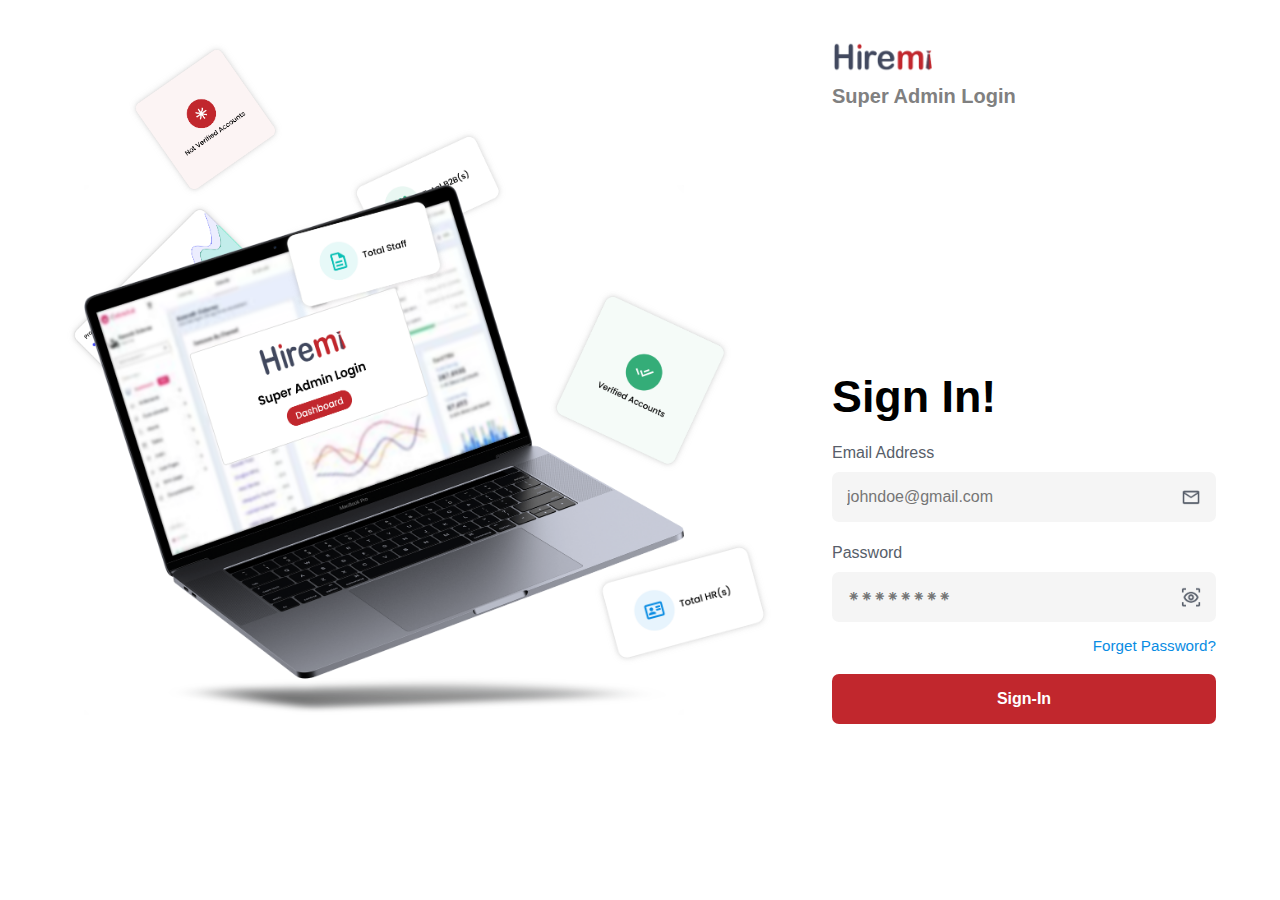
<file: 01_landing-page/index.html>
<!DOCTYPE html>
<html lang="en">

<head>
    <meta charset="UTF-8">
    <meta name="viewport" content="width=device-width, initial-scale=1.0">
    <title>Document</title>
    <link rel="stylesheet" href="style.css">
</head>

<body>
    <section id="Landing-page">
        <div class="Landing-page-container">
            <div class="landing-page-wrap-img-container">

                <div class="Landing-page-img-container">
                    <img src="images/landing-page-desktop.png" alt="">
                </div>

                <div class="down-circle-image-container">
                    <img src="images/image-1.png" alt="">
                    <img src="images/image-2.png" alt="">
                    <img src="images/image-3.png" alt="">
                    <img src="images/image-6.png" alt="">
                    <img src="images/image-5.png" alt="">
                    <img src="images/image-4.png" alt="">
                </div>
            </div>


            <div id="sign-in-page">
                <div class="sign-in-page-content">

                    <div class="logo">
                        <img src="images/hiremi-logo.png" alt="Logo">
                        <p>Super Admin Login</p>
                    </div>

                    <div class="form-container">
                        <h1>Sign In!</h1>
                        <form>
                            <div class="input-container">
                                <p>Email Address</p>
                                <div class="input">
                                    <input type="email" id="user-email" placeholder="johndoe@gmail.com" name="email">
                                    <img src="images/mail.png" alt="">
                                </div>
                            </div>

                            <div class="input-container">
                                <p>Password</p>
                                <div class="input">
                                    <input type="password" id="user-password" placeholder="⁕⁕⁕⁕⁕⁕⁕⁕" name="password">
                                    <img src="images/eye_tracking.png" alt="" id="eye-icon">
                                </div>
                            </div>

                            <a href="" id="forget-pass">Forget Password?</a>

                            <button id="sign-in-btn">Sign-In</button>
                        </form>
                    </div>
                </div>
            </div>
        </div>
    </section>

    <script src="script.js"></script>
</body>

</html>
</file>
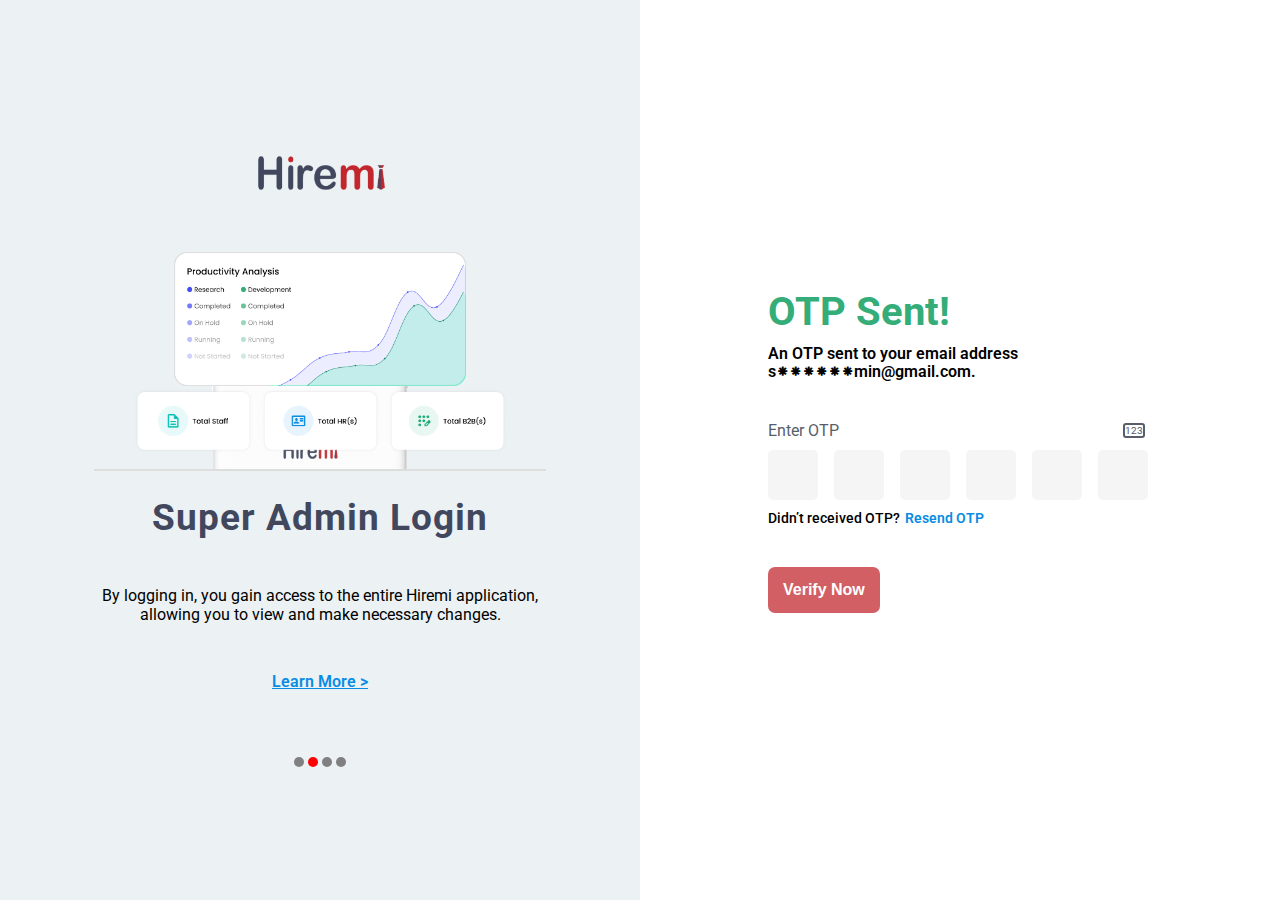
<file: 02_otp page/index.html>
<!DOCTYPE html>
<html lang="en">

<head>
    <meta charset="UTF-8">
    <meta name="viewport" content="width=device-width, initial-scale=1.0">
    <title>Document</title>
    <link rel="stylesheet" href="style.css">
</head>

<body>
    <section id="otp-page">
        <div class="otp-page-container">

            <div class="otp-page-img"> <!-- img -->

                <div class="otp-page-img-content">
                    <div class="company-logo">
                        <img src="images/logo.png" alt="">
                    </div>

                    <div class="info-img-container">
                        <img src="images/otp-image-main.png" alt="" id="otp-main-img">
                        <div class="img-container">
                            <img src="images/otp-img-1.png" alt="">
                            <img src="images/otp-img-2.png" alt="">
                            <img src="images/otp-img-3.png" alt="">
                        </div>
                    </div>

                    <div class="content">
                        <h1>Super Admin Login </h1>
                        <p>By logging in, you gain access to the entire Hiremi application, allowing you to view and
                            make
                            necessary changes.</p>
                        <a href="">Learn More ></a>
                    </div>


                    <div class="dot-container">
                        <div class="dot"></div>
                        <div class="dot" style="background-color: red;"></div>
                        <div class="dot"></div>
                        <div class="dot"></div>
                    </div>
                </div>

            </div>



            <div class="otp-form">
                <div class="otp-form-container">

                    <div class="otp-form-message">
                        <h1>OTP Sent!</h1>
                        <p>An OTP sent to your email address s⁕⁕⁕⁕⁕⁕min@gmail.com.</p>
                    </div>

                    <div class="otp-input-container">
                        <div class="enter-otp-text">
                            <p>Enter OTP</p> <span>123</span>
                        </div>
                        <div class="otp-input-box">
                            <input type="number" name="digit1">
                            <input type="number" name="digit2" disabled>
                            <input type="number" name="digit3" disabled>
                            <input type="number" name="digit4" disabled>
                            <input type="number" name="digit5" disabled>
                            <input type="number" name="digit6" disabled>
                        </div>

                        <div class="resend-otp-box">
                            <p>Didn’t received OTP?</p>
                            <a href="">Resend OTP</a>
                        </div>
                    </div>

                    <button id="verify-btn">Verify Now</button>

                </div>
            </div>
        </div>
    </section>


    <script src="script.js" defer></script>
</body>

</html>
</file>
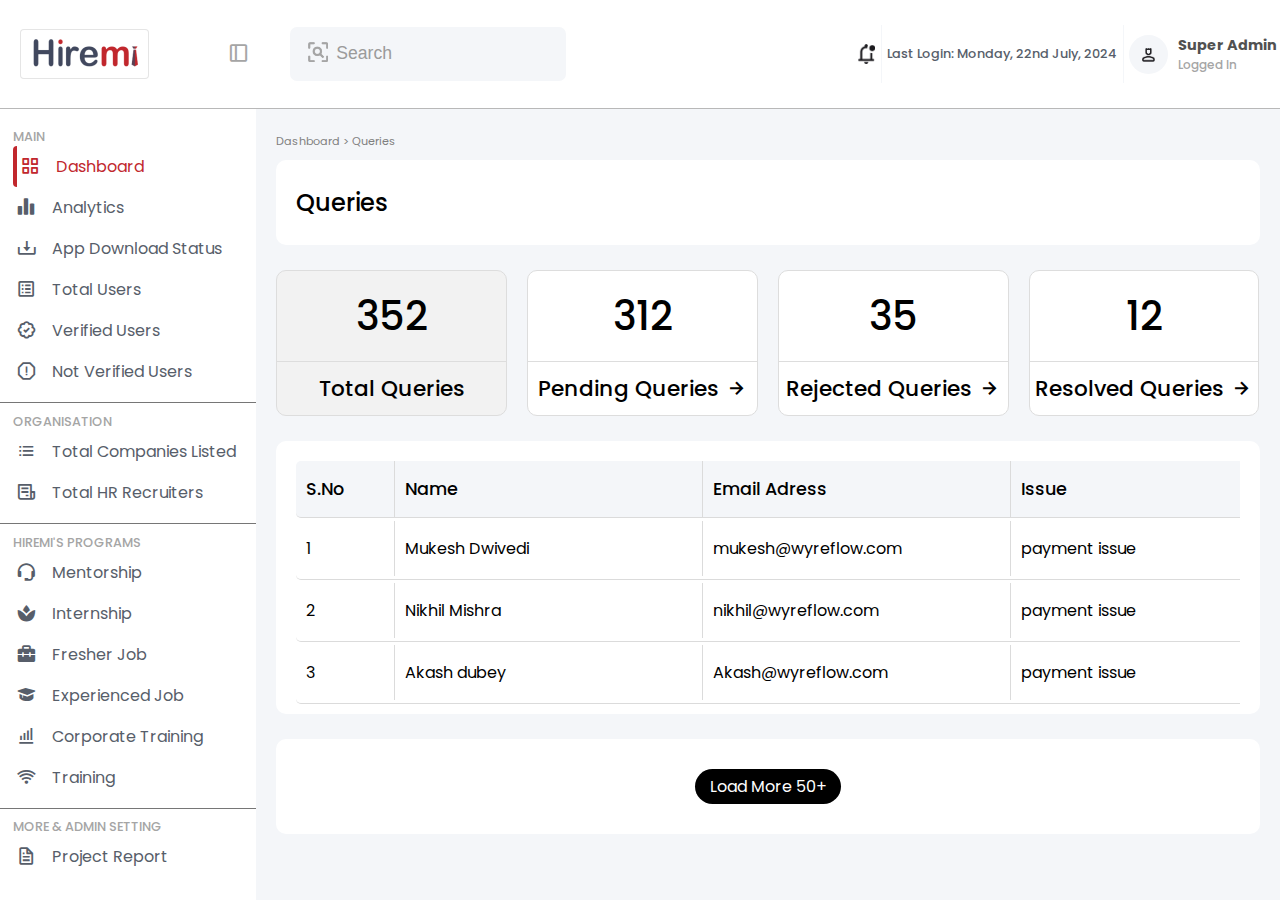
<file: 03_dash-board/index.html>
<!DOCTYPE html>
<html lang="en">

<head>
    <meta charset="UTF-8">
    <meta name="viewport" content="width=device-width, initial-scale=1.0">
    <title>Document</title>
    <link href='https://unpkg.com/boxicons@2.1.4/css/boxicons.min.css' rel='stylesheet'>
    <link rel="stylesheet" href="style.css">
    <link rel="stylesheet" href="../Assets/css/utility.css">
    <link rel="stylesheet" href="https://cdnjs.cloudflare.com/ajax/libs/font-awesome/6.6.0/css/all.min.css"
        integrity="sha512-Kc323vGBEqzTmouAECnVceyQqyqdsSiqLQISBL29aUW4U/M7pSPA/gEUZQqv1cwx4OnYxTxve5UMg5GT6L4JJg=="
        crossorigin="anonymous" referrerpolicy="no-referrer" />
    <link rel="stylesheet"
        href="https://fonts.googleapis.com/css2?family=Material+Symbols+Outlined:opsz,wght,FILL,GRAD@20..48,100..700,0..1,-50..200" />
</head>

<body>
    <header id="header">
        <div class="header-container">

            <div class="dash-company-logo-box">
                <img src="images/logo.png" alt="">
                <span><i class='bx bx-dock-left' id="dock-to-left"></i></span>
            </div>

            <div class="search-box-container">
                <div class="searchbar-box">
                    <span><img src="images/frame_inspect.png" alt=""></span>
                    <input type="text" placeholder="Search">
                </div>
            </div>

            <div class="profile-content-container">

                <div class="notification-unread-icon">
                    <img src="images/notifications_unread.png" alt="">
                </div>

                <div class="separator"></div>

                <div class="last-login-date-box">
                    <p>Last Login: Monday, 22nd July, 2024</p>
                </div>

                <div class="separator"></div>

                <div class="profile-content">
                    <img src="images/person_4.png" alt="">
                    <div class="admin-name">
                        <h4>Super Admin</h4>
                        <p>Logged In</p>
                    </div>
                </div>

            </div>

        </div>

    </header>

    <article id="dash-board-body-wrap">


        <!-- side nav bar -->
        <nav id="Side-Navbar">
            <div class="side-navbar-container">

                <div class="side-nav-flex">
                    <h1>MAIN</h1>
                    <ul>
                        <li style="border-left: 4px solid #C1272D;"> <!-- border-left -->
                            <a href="#" data-nav-link style="color: #C1272D;">
                                <i class='bx bx-grid-alt'></i>
                                <span>Dashboard</span>
                            </a>
                        </li>
                        <li>
                            <a href="#" data-nav-link>
                                <i class='bx bxs-bar-chart-alt-2'></i>
                                <span>Analytics</span>
                            </a>
                        </li>
                        <li>
                            <a href="#" data-nav-link>
                                <i class='bx bx-download'></i>
                                <span>App Download Status</span>
                            </a>
                        </li>
                        <li>
                            <a href="#" data-nav-link>
                                <i class='bx bx-spreadsheet'></i>
                                <span>Total Users</span>
                            </a>
                        </li>
                        <li>
                            <a href="#" data-nav-link>
                                <i class='bx bx-badge-check'></i>
                                <span>Verified Users</span>
                            </a>
                        </li>
                        <li>
                            <a href="#" data-nav-link>
                                <i class='bx bx-error-alt'></i>
                                <span>Not Verified Users</span>
                            </a>
                        </li>

                    </ul>
                </div>

                <div class="navbar-separator"></div><!-- navbar-separator -->

                <div class="oraganisation side-nav-flex">
                    <h1>ORGANISATION</h1>
                    <ul>
                        <li>
                            <a href="#" data-nav-link>
                                <i class='bx bx-list-ul'></i>
                                <span>Total Companies Listed</span>
                            </a>
                        </li>

                        <li>
                            <a href="#" data-nav-link>
                                <i class='bx bx-receipt'></i>
                                <span>Total HR Recruiters</span>
                            </a>
                        </li>
                    </ul>
                </div>

                <div class="navbar-separator"></div><!-- navbar-separator -->


                <div class="Hiremi-program side-nav-flex">
                    <h1>HIREMI'S PROGRAMS</h1>
                    <ul>
                        <li>
                            <a href="#" data-nav-link>
                                <i class='bx bx-support'></i>
                                <span>Mentorship</span>
                            </a>

                        </li>
                        <li>
                            <a href="#" data-nav-link>
                                <i class='bx bxs-spa'></i>
                                <span>Internship</span>
                            </a>

                        </li>
                        <li>
                            <a href="#" data-nav-link>
                                <i class='bx bxs-briefcase-alt-2'></i>
                                <span>Fresher Job</span>
                            </a>

                        </li>
                        <li>
                            <a href="#" data-nav-link>
                                <i class='bx bxs-graduation'></i>
                                <span>Experienced Job</span>
                            </a>
                        </li>
                        <li>
                            <a href="#" data-nav-link>
                                <i class='bx bx-bar-chart-alt'></i>
                                <span>Corporate Training </span>
                            </a>
                        </li>
                        <li>
                            <a href="#" data-nav-link>
                                <i class='bx bx-wifi'></i>
                                <span>Training</span>
                            </a>
                        </li>
                    </ul>
                </div>

                <div class="navbar-separator"></div><!-- navbar-separator -->

                <div class="admin-setting side-nav-flex">
                    <h1>MORE & ADMIN SETTING</h1>
                    <ul>
                        <li>
                            <a href="#" data-nav-link>
                                <i class='bx bx-file'></i>
                                <span>Project Report</span>
                            </a>
                        </li>

                        <li>
                            <a href="#" data-nav-link>
                                <i class='bx bx-cog'></i>
                                <span>Admin Settings</span>
                            </a>
                        </li>
                    </ul>
                </div>

            </div>
        </nav>




        <!--  DASHBOARD PAGE -->
        <main>
            <section id="dashboard-page">

                <div class="dashboard-container"><!-- scroll -->

                    <!-- dashboard -->
                    <div class="dashbord-content" data-page="dashboard" style="display: none;">
                        <!-- content container -->

                        <div class="main-dashboard">

                            <div class="application-hr-dashboard">

                                <div class="application-dashboard">

                                    <div class="application-dashoard-heading">
                                        <h1>Application Dashboard</h1>
                                        <span><i class='bx bx-grid-vertical'></i></span>
                                    </div>
                                    <span id="heading-separator"></span>

                                    <div class="application-dashboard-box">

                                        <div class="box">
                                            <div class="box-img-container">
                                                <img src="../Assets/images/registration.png" class="dashboard-icon-img"
                                                    alt=""><!-- icon image -->

                                                <span>
                                                    <p class="green-btn">Goal Completed: 30% <img
                                                            src="../Assets/images/arrow_warm_up.png" alt=""></p>
                                                    <p class="red-btn">Goal Remaining: 70% <img
                                                            src="../Assets/images/crisis_alert.png" alt="">
                                                    </p>
                                                </span>
                                            </div>
                                            <p id="content-text" style="color:#0870FF;">Total Registration</p>
                                            <p id="content-amount">32245<span>/100000</span></p>
                                            <span id="new-register-txt">
                                                <div>This Month: <p>+3000 <span>New Registrations</span></p>
                                                </div>
                                            </span>
                                        </div>

                                        <div id="box-separator"></div>

                                        <div class="box">
                                            <div class="box-img-container">
                                                <img src="../Assets/images/verified.png" class="dashboard-icon-img"
                                                    alt=""><!-- icon image -->

                                                <span>
                                                    <p class="green-btn">Goal Completed: 30% <img
                                                            src="../Assets/images/arrow_warm_up.png" alt=""></p>
                                                    <p class="red-btn">Goal Remaining: 70% <img
                                                            src="../Assets/images/crisis_alert.png" alt="">
                                                    </p>
                                                </span>
                                            </div>
                                            <p id="content-text" style="color:#34AD78;">Verified Users</p>
                                            <p id="content-amount">16409<span>/100000</span></p>
                                            <span id="new-register-txt">
                                                <div>This Month: <p>+750 <span>New Registrations</span></p>
                                                </div>
                                            </span>
                                        </div>

                                        <div id="box-separator"></div>

                                        <div class="box">
                                            <div class="box-img-container">
                                                <img src="../Assets/images/error.png" class="dashboard-icon-img"
                                                    alt=""><!-- icon image -->
                                            </div>

                                            <p id="content-text" style="color:#DC143C;">Not Verified Users</p>
                                            <p id="content-amount">20987<span>/100000</span></p>
                                            <span id="new-register-txt">
                                                <div>This Month: <p>+2250 <span>New Registrations</span></p>
                                                </div>
                                            </span>
                                        </div>

                                    </div>
                                </div>

                                <div class="hr-dashboard">
                                    <div class="hr-dashboard-heading">
                                        <h1>HR’s Dashboard</h1>
                                        <span><i class='bx bx-grid-vertical'></i></span>
                                    </div>
                                    <span id="heading-separator"></span>

                                    <div class="hr-dashboard-cards">

                                        <div class="hr-dashboard-card">
                                            <div class="hr-amount-detail">
                                                <p>3242</p>
                                                <i class='bx bxs-right-arrow'></i>
                                            </div>
                                            <p style="color: #999999;">Total</p>
                                            <div class="hr-card-icon">
                                                <img src="/Assets/images/total-user-icon.png" alt="">
                                                <p>Registered HRs</p>
                                            </div>
                                        </div>

                                        <div class="hr-dashboard-card">
                                            <div class="hr-amount-detail">
                                                <p>232</p>
                                                <i class='bx bxs-right-arrow'></i>
                                            </div>
                                            <p style="color: #999999;">Total</p>
                                            <div class="hr-card-icon">
                                                <img src="/Assets/images/verified-icon.png" alt="">
                                                <p>Verified HRs</p>
                                            </div>
                                        </div>

                                        <div class="hr-dashboard-card">
                                            <div class="hr-amount-detail">
                                                <p>137</p>
                                                <i class='bx bxs-right-arrow'></i>
                                            </div>
                                            <p style="color: #999999;">Total</p>
                                            <div class="hr-card-icon">
                                                <img src="/Assets/images/not-verified-icon.png" alt="">
                                                <p>Not Verified HRs</p>
                                            </div>
                                        </div>

                                        <div class="hr-dashboard-card">
                                            <div class="hr-amount-detail">
                                                <p>12</p>
                                                <i class='bx bxs-right-arrow'></i>
                                            </div>
                                            <p style="color: #999999;">Pending</p>
                                            <div class="hr-card-icon">
                                                <img src="/Assets/images/pending-icon.png" alt="">
                                                <p>Post Approval</p>
                                            </div>
                                            <!--  -->
                                            <div id="pending-notify">
                                                <img src="/Assets/images/warning-icon.png" alt="">
                                                <p>Action Required</p>
                                            </div>
                                        </div>

                                    </div>
                                </div>

                            </div>


                            <div class="opportunities-resolved-dashboard">
                                <div class="opportunities-dashboard">

                                    <div class="opportunities-heading">
                                        <h1>Opportunities</h1>
                                    </div>

                                    <span id="heading-separator"></span>

                                    <div class="opportunities-cards">

                                        <div class="opportunities-card">
                                            <img src="/Assets/images/01_opportunities.png" alt=""
                                                class="dashboard-icon-img">
                                            <div>
                                                <p>Internships</p>
                                                <span>3000</span>
                                            </div>
                                        </div>

                                        <div class="opportunities-card">
                                            <img src="/Assets/images/02_opportunities.png" alt=""
                                                class="dashboard-icon-img">
                                            <div>
                                                <p>Fresher Job</p>
                                                <span>1500</span>
                                            </div>
                                        </div>

                                        <div class="opportunities-card">
                                            <img src="/Assets/images/03_opportunities.png" alt=""
                                                class="dashboard-icon-img">
                                            <div>
                                                <p>Experienced Job</p>
                                                <span>1000</span>
                                            </div>
                                        </div>

                                        <!-- add cards -->
                                    </div>
                                </div>



                                <div class="resolved-queries-dashboard">
                                    <div class="resolved-query-heading">
                                        <h1>Resolved Queries</h1>
                                    </div>
                                    <span id="heading-separator"></span>
                                    <div class="resolved-query-data">
                                        <p>352 <span>/653</span></p>
                                    </div>

                                </div>
                            </div>
                        </div>



                        <div class="user-dashboard">
                            <div class="user-dashboard-heading">
                                <h1>User's Dashboard</h1>
                            </div>
                            <span id="heading-separator"></span>

                            <div class="user-dashboard-container">

                                <div class="gender-container">

                                    <div class="female-user">

                                        <div class="female-count">
                                            <h1>1345</h1>
                                            <p>Female Users</p>
                                        </div>

                                        <div class="verified-non-verified-data">
                                            <div class="verified-user">
                                                <div class="verified-count">
                                                    <h1>145</h1>
                                                    <p>Verified</p>
                                                </div>
                                                <i class='bx bxs-right-arrow'></i>
                                            </div>

                                            <div class="not-verified-user">
                                                <div class="verified-count">
                                                    <h1>085</h1>
                                                    <p>Not Verified</p>
                                                </div>
                                                <i class='bx bxs-right-arrow'></i>
                                            </div>

                                        </div>

                                    </div>

                                    <div class="male-user">
                                        <div class="male-count">
                                            <h1>3242</h1>
                                            <p>Male Users</p>
                                        </div>
                                        <div class="verified-non-verified-data">
                                            <div class="verified-user">
                                                <div class="verified-count">
                                                    <h1>145</h1>
                                                    <p>Verified</p>
                                                </div>
                                                <i class='bx bxs-right-arrow'></i>
                                            </div>
                                            <div class="not-verified-user">
                                                <div class="verified-count">
                                                    <h1>085</h1>
                                                    <p>Not Verified</p>
                                                </div>
                                                <i class='bx bxs-right-arrow'></i>
                                            </div>
                                        </div>
                                    </div>

                                </div>


                                <div class="user-other-data-container">

                                    <div class="user-data1">
                                        <div class="interested-domain">
                                            <p>Interested Domain</p>
                                            <i class='bx bxs-right-arrow'></i>
                                        </div>
                                        <div class="branch">
                                            <p>Branch</p>
                                            <i class='bx bxs-right-arrow'></i>
                                        </div>
                                    </div>

                                    <div class="user-data2">
                                        <div class="passing-year">
                                            <p>Passing Year</p>
                                            <i class='bx bxs-right-arrow'></i>
                                        </div>
                                        <div class="college-state">
                                            <p>College State</p>
                                            <i class='bx bxs-right-arrow'></i>
                                        </div>
                                    </div>

                                    <div class="user-data3">
                                        <div class="degree">
                                            <p>Degree</p>
                                            <i class='bx bxs-right-arrow'></i>
                                        </div>
                                        <div class="birth-place">
                                            <p>Birth Place</p>
                                            <i class='bx bxs-right-arrow'></i>
                                        </div>
                                    </div>
                                </div>
                            </div>
                        </div>


                        <div class="hiremi-Ongoing-dashboard">
                            <h1>Hiremi’s Ongoing Programs Summary</h1>
                            <div class="hiremi-dashboard-box">

                                <div class="box">
                                    <img src="/Assets/images/01_Internship Active Users.png" alt=""
                                        class="dashboard-icon-img">
                                    <p style="color: #FF7402;">Internship: Active Users</p>
                                    <span id="content-amount">012 <p class="green-btn">+2.02% ▴</p></span>
                                    <p>This Month: +10 Active Users</p>
                                </div>

                                <div class="box">
                                    <img src="/Assets/images/02_Mentorship Active Users.png" alt=""
                                        class="dashboard-icon-img">
                                    <p style="color: #2E3DEB;">Mentorship: Active Users</p>
                                    <span id="content-amount">012</span>
                                    <p>This Month: +02 Active Users</p>
                                </div>

                                <div class="box">
                                    <img src="/Assets/images/03_Experienced Job Active Users.png" alt=""
                                        class="dashboard-icon-img">
                                    <p style="color: #CB46BC;">Experienced Job: Active Users</p>
                                    <span id="content-amount">012</span>
                                    <p>This Month: +02 Active Users</p>
                                </div>



                                <div class="box">
                                    <img src="/Assets/images/06_Training Active Users.png" alt=""
                                        class="dashboard-icon-img">
                                    <p style="color: #0870FF;">Training: Active Users</p>
                                    <span id="content-amount">012</span>
                                    <p>This Month: +07 Active Users</p>
                                </div>

                                <div class="box">
                                    <img src="/Assets/images/04_Corporate Training Active Users.png" alt=""
                                        class="dashboard-icon-img">
                                    <p style="color: #09C0B5;">Corporate Training: Active Users</p>
                                    <span id="content-amount">07</span>
                                    <p>This Month: +03 Active Users</p>
                                </div>

                                <div class="box">
                                    <img src="/Assets/images/05_Fresher Job Active Users.png" alt=""
                                        class="dashboard-icon-img">
                                    <p style="color: #FC423B;">Fresher Job: Active Users</p>
                                    <span id="content-amount">012 <p class="red-btn">-1.02% ▾</p></span>
                                    <p>This Month: +05 Active Users</p>
                                </div>



                            </div>
                        </div>


                        <div class="query-summary-dashboard">

                            <div class="query-summary">
                                <h1>Queries Summary</h1>
                                <div class="query-summary-dashboard-box">

                                    <div class="box">
                                        <div class="query-summary-img-container">
                                            <img src="/Assets/images/01_query.png" alt="" class="dashboard-icon-img">
                                            <p>Pending Queries</p>
                                        </div>
                                        <p id="content-amount">05</p>
                                    </div>

                                    <div class="box">
                                        <div class="query-summary-img-container">
                                            <img src="/Assets/images/02_query.png" alt="" class="dashboard-icon-img">
                                            <p style="color: #34AD78;">Resolved Queries</p>
                                        </div>
                                        <p id="content-amount">052</p>
                                    </div>

                                    <!-- add box -->
                                </div>
                            </div>


                            <div class="last-query-summary">
                                <h1>Last three Queries Summary</h1>
                                <div class="last-query-summary-dashboard">

                                    <div class="query-box">
                                        <div class="query-profile">
                                            <img src="/Assets/images/last-client-query.png" alt="">
                                            <span>
                                                <h3>john Smith</h3>
                                                <p>johnsmith@gmail.com</p>
                                            </span>
                                        </div>
                                        <div class="query-btns">
                                            <button id="query-btn">View Query</button>
                                            <button id="resolve-btn">Resolve Now</button>
                                        </div>
                                    </div>

                                    <div class="query-box">
                                        <div class="query-profile">
                                            <img src="/Assets/images/last-client-query.png" alt="">
                                            <span>
                                                <h3>john Smith</h3>
                                                <p>johnsmith@gmail.com</p>
                                            </span>
                                        </div>
                                        <div class="query-btns">
                                            <button id="query-btn">View Query</button>
                                            <button id="resolve-btn">Resolve Now</button>
                                        </div>
                                    </div>

                                    <div class="query-box">
                                        <div class="query-profile">
                                            <img src="/Assets/images/last-client-query.png" alt="">
                                            <span>
                                                <h3>john Smith</h3>
                                                <p>johnsmith@gmail.com</p>
                                            </span>
                                        </div>
                                        <div class="query-btns">
                                            <button id="query-btn">View Query</button>
                                            <button id="resolve-btn">Resolve Now</button>
                                        </div>
                                    </div>

                                    <!-- add query box -->
                                </div>

                                <div id="query-view-all-btn">
                                    <button>View All ></button>
                                </div>


                            </div>


                        </div>


                        <div class="active-user-dashboard">
                            <h1>Active Users (Ongoing Programs)</h1>
                            <p>Visual Graph Representation</p>
                            <div class="active-user-graph-img">
                                <img src="/Assets/images/acitve-user-graph.png" alt="graph">
                            </div>
                        </div>

                        <!-- add dashboard container -->
                        <div class="goto-top-btn">
                            <a href="#dashboard-page" onclick="scrollTotop()">
                                <img src="/Assets/images/goto-top-btn.png" alt="">
                                <p>Go to Top</p>
                            </a>
                        </div>

                    </div>

                    <!-- app download status -->

                    <div class="app-download-status-content" data-page="app download status" style="display: none;">

                        <div class="download-status-container">
                            <div class="download-status-heading">
                                <h1>State Rankings: Downloads, Verified and Not Verified Users</h1>
                                <button id="download-app-btn">
                                    <img src="/Assets/images/download-app-btn.png" alt="">
                                    <p>Download App</p>
                                </button>
                            </div>

                            <span>
                                <p>Table Representation</p>
                            </span>

                            <div class="download-status-buttons">

                                <button id="verified-user-btn">
                                    <img src="/Assets/images/verified.png" alt="verified-img">
                                    <p>Verified Users</p>
                                </button>

                                <button id="non-verified-user-btn">
                                    <img src="/Assets/images/error.png" alt="non-verified-img">
                                    <p>Not Verified Users</p>
                                </button>

                                <button id="app-download-status-btn">
                                    <img src="/Assets/images/app-download-moble-img.png" alt="">
                                    <p>App Downloads</p>
                                </button>

                                <button id="sort-btn">
                                    <img src="/Assets/images/swap_vert.png" alt="">
                                    <p>Sort</p>
                                </button>

                            </div>

                            <div class="download-status-list-container">
                                <div class="download-status-list-heading">
                                    <p>S.No</p>
                                    <p>States Names</p>
                                    <p>App downloads</p>
                                    <p style="color: #34AD78;">Verified Users</p>
                                    <p style="color: #C1272D;">Not Verified Users</p>
                                </div>
                                <div class="download-status-list">
                                    <div class="states-list-item">
                                        <ul>
                                            <li id="s.no">1</li>
                                            <li id="states-name">Andhra Pradesh</li>
                                            <li id="app-download">409</li>
                                            <li id="verified-user">133</li>
                                            <li id="not-verified-user">396</li>
                                        </ul>
                                    </div>
                                    <div class="states-list-item">
                                        <ul>
                                            <li id="s.no">2</li>
                                            <li id="states-name">Arunachal Pradesh</li>
                                            <li id="app-download">523</li>
                                            <li id="verified-user">107</li>
                                            <li id="not-verified-user">590</li>
                                        </ul>
                                    </div>
                                    <div class="states-list-item">
                                        <ul>
                                            <li id="s.no">3</li>
                                            <li id="states-name">Assam</li>
                                            <li id="app-download">125</li>
                                            <li id="verified-user">425</li>
                                            <li id="not-verified-user">55</li>
                                        </ul>
                                    </div>
                                    <div class="states-list-item">
                                        <ul>
                                            <li id="s.no">4</li>
                                            <li id="states-name">Bihar</li>
                                            <li id="app-download">394</li>
                                            <li id="verified-user">36</li>
                                            <li id="not-verified-user">707</li>
                                        </ul>
                                    </div>
                                    <div class="states-list-item">
                                        <ul>
                                            <li id="s.no">1</li>
                                            <li id="states-name">Andhra Pradesh</li>
                                            <li id="app-download">409</li>
                                            <li id="verified-user">133</li>
                                            <li id="not-verified-user">396</li>
                                        </ul>
                                    </div>
                                    <div class="states-list-item">
                                        <ul>
                                            <li id="s.no">1</li>
                                            <li id="states-name">Andhra Pradesh</li>
                                            <li id="app-download">409</li>
                                            <li id="verified-user">133</li>
                                            <li id="not-verified-user">396</li>
                                        </ul>
                                    </div>
                                    <div class="states-list-item">
                                        <ul>
                                            <li id="s.no">1</li>
                                            <li id="states-name">Andhra Pradesh</li>
                                            <li id="app-download">409</li>
                                            <li id="verified-user">133</li>
                                            <li id="not-verified-user">396</li>
                                        </ul>
                                    </div>
                                    <div class="states-list-item">
                                        <ul>
                                            <li id="s.no">1</li>
                                            <li id="states-name">Andhra Pradesh</li>
                                            <li id="app-download">409</li>
                                            <li id="verified-user">133</li>
                                            <li id="not-verified-user">396</li>
                                        </ul>
                                    </div>
                                    <div class="states-list-item">
                                        <ul>
                                            <li id="s.no">1</li>
                                            <li id="states-name">Andhra Pradesh</li>
                                            <li id="app-download">409</li>
                                            <li id="verified-user">133</li>
                                            <li id="not-verified-user">396</li>
                                        </ul>
                                    </div>
                                    <div class="states-list-item">
                                        <ul>
                                            <li id="s.no">1</li>
                                            <li id="states-name">Andhra Pradesh</li>
                                            <li id="app-download">409</li>
                                            <li id="verified-user">133</li>
                                            <li id="not-verified-user">396</li>
                                        </ul>
                                    </div>
                                    <div class="states-list-item">
                                        <ul>
                                            <li id="s.no">1</li>
                                            <li id="states-name">Andhra Pradesh</li>
                                            <li id="app-download">409</li>
                                            <li id="verified-user">133</li>
                                            <li id="not-verified-user">396</li>
                                        </ul>
                                    </div>
                                    <div class="states-list-item">
                                        <ul>
                                            <li id="s.no">1</li>
                                            <li id="states-name">Andhra Pradesh</li>
                                            <li id="app-download">409</li>
                                            <li id="verified-user">133</li>
                                            <li id="not-verified-user">396</li>
                                        </ul>
                                    </div>
                                    <div class="states-list-item">
                                        <ul>
                                            <li id="s.no">1</li>
                                            <li id="states-name">Andhra Pradesh</li>
                                            <li id="app-download">409</li>
                                            <li id="verified-user">133</li>
                                            <li id="not-verified-user">396</li>
                                        </ul>
                                    </div>
                                    <div class="states-list-item">
                                        <ul>
                                            <li id="s.no">1</li>
                                            <li id="states-name">Andhra Pradesh</li>
                                            <li id="app-download">409</li>
                                            <li id="verified-user">133</li>
                                            <li id="not-verified-user">396</li>
                                        </ul>
                                    </div>
                                    <div class="states-list-item">
                                        <ul>
                                            <li id="s.no">1</li>
                                            <li id="states-name">Andhra Pradesh</li>
                                            <li id="app-download">409</li>
                                            <li id="verified-user">133</li>
                                            <li id="not-verified-user">396</li>
                                        </ul>
                                    </div>
                                    <div class="states-list-item">
                                        <ul>
                                            <li id="s.no">1</li>
                                            <li id="states-name">Andhra Pradesh</li>
                                            <li id="app-download">409</li>
                                            <li id="verified-user">133</li>
                                            <li id="not-verified-user">396</li>
                                        </ul>
                                    </div>
                                    <div class="states-list-item">
                                        <ul>
                                            <li id="s.no">1</li>
                                            <li id="states-name">Andhra Pradesh</li>
                                            <li id="app-download">409</li>
                                            <li id="verified-user">133</li>
                                            <li id="not-verified-user">396</li>
                                        </ul>
                                    </div>
                                    <div class="states-list-item">
                                        <ul>
                                            <li id="s.no">1</li>
                                            <li id="states-name">Andhra Pradesh</li>
                                            <li id="app-download">409</li>
                                            <li id="verified-user">133</li>
                                            <li id="not-verified-user">396</li>
                                        </ul>
                                    </div>
                                    <div class="states-list-item">
                                        <ul>
                                            <li id="s.no">1</li>
                                            <li id="states-name">Andhra Pradesh</li>
                                            <li id="app-download">409</li>
                                            <li id="verified-user">133</li>
                                            <li id="not-verified-user">396</li>
                                        </ul>
                                    </div>
                                    <div class="states-list-item">
                                        <ul>
                                            <li id="s.no">1</li>
                                            <li id="states-name">Andhra Pradesh</li>
                                            <li id="app-download">409</li>
                                            <li id="verified-user">133</li>
                                            <li id="not-verified-user">396</li>
                                        </ul>
                                    </div>
                                    <div class="states-list-item">
                                        <ul>
                                            <li id="s.no">1</li>
                                            <li id="states-name">Andhra Pradesh</li>
                                            <li id="app-download">409</li>
                                            <li id="verified-user">133</li>
                                            <li id="not-verified-user">396</li>
                                        </ul>
                                    </div>
                                    <div class="states-list-item">
                                        <ul>
                                            <li id="s.no">1</li>
                                            <li id="states-name">Andhra Pradesh</li>
                                            <li id="app-download">409</li>
                                            <li id="verified-user">133</li>
                                            <li id="not-verified-user">396</li>
                                        </ul>
                                    </div>
                                    <div class="states-list-item">
                                        <ul>
                                            <li id="s.no">1</li>
                                            <li id="states-name">Andhra Pradesh</li>
                                            <li id="app-download">409</li>
                                            <li id="verified-user">133</li>
                                            <li id="not-verified-user">396</li>
                                        </ul>
                                    </div>
                                    <div class="states-list-item">
                                        <ul>
                                            <li id="s.no">1</li>
                                            <li id="states-name">Andhra Pradesh</li>
                                            <li id="app-download">409</li>
                                            <li id="verified-user">133</li>
                                            <li id="not-verified-user">396</li>
                                        </ul>
                                    </div>
                                    <div class="states-list-item">
                                        <ul>
                                            <li id="s.no">1</li>
                                            <li id="states-name">Andhra Pradesh</li>
                                            <li id="app-download">409</li>
                                            <li id="verified-user">133</li>
                                            <li id="not-verified-user">396</li>
                                        </ul>
                                    </div>
                                    <div class="states-list-item">
                                        <ul>
                                            <li id="s.no">1</li>
                                            <li id="states-name">Andhra Pradesh</li>
                                            <li id="app-download">409</li>
                                            <li id="verified-user">133</li>
                                            <li id="not-verified-user">396</li>
                                        </ul>
                                    </div>
                                    <div class="states-list-item">
                                        <ul>
                                            <li id="s.no">1</li>
                                            <li id="states-name">Andhra Pradesh</li>
                                            <li id="app-download">409</li>
                                            <li id="verified-user">133</li>
                                            <li id="not-verified-user">396</li>
                                        </ul>
                                    </div>
                                    <div class="states-list-item">
                                        <ul>
                                            <li id="s.no">1</li>
                                            <li id="states-name">Andhra Pradesh</li>
                                            <li id="app-download">409</li>
                                            <li id="verified-user">133</li>
                                            <li id="not-verified-user">396</li>
                                        </ul>
                                    </div>
                                    <div class="states-list-item">
                                        <ul>
                                            <li id="s.no">1</li>
                                            <li id="states-name">Andhra Pradesh</li>
                                            <li id="app-download">409</li>
                                            <li id="verified-user">133</li>
                                            <li id="not-verified-user">396</li>
                                        </ul>
                                    </div>

                                    <!-- add more states data -->
                                </div>
                            </div>
                        </div>

                        <div class="goto-top-btn">
                            <a href="#dashboard-page" onclick="scrollTotop()">
                                <img src="/Assets/images/goto-top-btn.png" alt="">
                                <p>Go to Top</p>
                            </a>
                        </div>

                    </div>

                    <!-- total users -->

                    <div class="total-user-content" data-page="total users" style="display: none;">

                        <div class="total-user-input-container">
                            <h1>Search in Total User</h1>
                            <div class="input-container">
                                <span><img src="/Assets/images/frame_inspect.png" alt=""><input type="text"
                                        id="user-search" placeholder="Search"></span>
                                <button id="search">Search<i class='bx bx-right-arrow-alt'></i></button>
                            </div>
                        </div>

                        <div class="total-user-container">
                            <div class="total-user-heading">
                                <h1>Total User</h1>
                                <p>Table Representation</p>
                            </div>
                            <div class="sorting-btns">
                                <button id="Default"><img src="/Assets/images/swap_vert.png" alt="">Default</button>
                                <button id="Branch"><img src="/Assets/images/swap_vert.png" alt="">Branch</button>
                                <button id="College"><img src="/Assets/images/swap_vert.png" alt="">College</button>
                                <button id="State"><img src="/Assets/images/swap_vert.png" alt="">State</button>
                                <button id="Sort"><img src="/Assets/images/swap_vert.png" alt="">Sort</button>
                            </div>

                            <div class="total-user-list"><!-- scroll -->

                                <div class="user-list-table">
                                    <div class="user-list-item-heading">
                                        <p>S.No</p>
                                        <p>UTR No.</p>
                                        <p>Name</p>
                                        <p>Email</p>
                                        <p>Phone No.</p>
                                        <p>Gender</p>
                                        <p>Profile</p>
                                        <p>Birth State</p>
                                        <p>College State</p>
                                        <p>Passing Year</p>
                                        <p>Account Creation Date</p>
                                        <div class="status-action-btn">
                                            <p>Status</p>
                                            <p>Action</p>
                                        </div>
                                    </div>

                                    <div class="user-list-item">
                                        <p>1</p>
                                        <p>sfgsdlk****</p>
                                        <p>Mukesh Dwivedi</p>
                                        <p>mukesh@google.com</p>
                                        <p>1546258764</p>
                                        <p>Male</p>
                                        <p>Web Development</p>
                                        <p>Bhopal</p>
                                        <p>Rewa</p>
                                        <p>2025</p>
                                        <p>01/09/2024</p>
                                        <div class="status-action-btn">
                                            <button id="select-user">Selected</button>
                                            <button id="view-user"><i class="fa-regular fa-eye"></i>View</button>
                                        </div>
                                    </div>
                                    <div class="user-list-item">
                                        <p>1</p>
                                        <p>sfgsdlk****</p>
                                        <p>Mukesh Dwivedi</p>
                                        <p>mukesh@google.com</p>
                                        <p>1546258764</p>
                                        <p>Male</p>
                                        <p>Web Development</p>
                                        <p>Bhopal</p>
                                        <p>Rewa</p>
                                        <p>2025</p>
                                        <p>01/09/2024</p>
                                        <div class="status-action-btn">
                                            <button id="select-user">Selected</button>
                                            <button id="view-user"><i class="fa-regular fa-eye"></i>View</button>
                                        </div>
                                    </div>

                                </div>
                            </div>

                        </div>
                        <!--  -->
                        <div class="goto-top-btn">
                            <a href="#dashboard-page" onclick="scrollTotop()">
                                <img src="/Assets/images/goto-top-btn.png" alt="">
                                <p>Go to Top</p>
                            </a>
                        </div>

                    </div>


                    <!-- vereified user -->

                    <div class="verified-user-content" data-page="verified users" style="display:none;">

                        <div class="verified-user-input-container">
                            <h1>Search in Verified Users</h1>
                            <div class="input-container">
                                <span><img src="/Assets/images/frame_inspect.png" alt=""><input type="text"
                                        id="user-search" placeholder="Search"></span>
                                <button id="Search-btn">Search<i class='bx bx-right-arrow-alt'></i></button>
                            </div>
                        </div>

                        <div class="verified-user-container">
                            <div class="verified-user-heading">
                                <h1>Verified Users</h1>
                                <p>Table Representation</p>
                            </div>

                            <div class="sorting-btns">
                                <button id="Default"><img src="/Assets/images/swap_vert.png" alt="">Default</button>
                                <button id="Branch"><img src="/Assets/images/swap_vert.png" alt="">Branch</button>
                                <button id="College"><img src="/Assets/images/swap_vert.png" alt="">College</button>
                                <button id="State"><img src="/Assets/images/swap_vert.png" alt="">State</button>
                                <button id="Sort"><img src="/Assets/images/swap_vert.png" alt="">Sort</button>
                            </div>

                            <div class="verified-user-list">
                                <div class="user-list-table">
                                    <div class="user-list-item-heading">
                                        <p>S.No</p>
                                        <p>UTR No.</p>
                                        <p>Name</p>
                                        <p>Email</p>
                                        <p>Phone No.</p>
                                        <p>Gender</p>
                                        <p>Profile</p>
                                        <p>Birth State</p>
                                        <p>College State</p>
                                        <p>Passing Year</p>
                                        <p>Account Creation Date</p>
                                        <div class="status-action-btn">
                                            <p>Status</p>
                                            <p>Action</p>
                                        </div>
                                    </div>

                                    <div class="user-list-item">
                                        <p>1</p>
                                        <p>sfgsdlk****</p>
                                        <p>Mukesh Dwivedi</p>
                                        <p>mukesh@google.com</p>
                                        <p>1546258764</p>
                                        <p>Male</p>
                                        <p>Web Development</p>
                                        <p>Bhopal</p>
                                        <p>Rewa</p>
                                        <p>2025</p>
                                        <p>01/09/2024</p>
                                        <div class="status-action-btn">
                                            <button id="select-user">Selected</button>
                                            <button id="view-user"><i class="fa-regular fa-eye"></i>View</button>
                                        </div>
                                    </div>
                                    <div class="user-list-item">
                                        <p>1</p>
                                        <p>sfgsdlk****</p>
                                        <p>Mukesh Dwivedi</p>
                                        <p>mukesh@google.com</p>
                                        <p>1546258764</p>
                                        <p>Male</p>
                                        <p>Web Development</p>
                                        <p>Bhopal</p>
                                        <p>Rewa</p>
                                        <p>2025</p>
                                        <p>01/09/2024</p>
                                        <div class="status-action-btn">
                                            <button id="pending-btn">Pending</button>
                                            <button id="view-user"><i class="fa-regular fa-eye"></i>View</button>
                                        </div>
                                    </div>
                                    <div class="user-list-item">
                                        <p>1</p>
                                        <p>sfgsdlk****</p>
                                        <p>Mukesh Dwivedi</p>
                                        <p>mukesh@google.com</p>
                                        <p>1546258764</p>
                                        <p>Male</p>
                                        <p>Web Development</p>
                                        <p>Bhopal</p>
                                        <p>Rewa</p>
                                        <p>2025</p>
                                        <p>01/09/2024</p>
                                        <div class="status-action-btn">
                                            <button id="rejected-btn">Rejected</button>
                                            <button id="view-user"><i class="fa-regular fa-eye"></i>View</button>
                                        </div>
                                    </div>
                                    <!-- add list item -->
                                </div>
                            </div>
                        </div>

                        <div class="goto-top-btn">
                            <a href="#dashboard-page" onclick="scrollTotop()">
                                <img src="/Assets/images/goto-top-btn.png" alt="">
                                <p>Go to Top</p>
                            </a>
                        </div>

                    </div>


                    <!-- not verified user -->

                    <div class="not-verified-user-content" data-page="not verified users" style="display:none;">

                        <div class="not-verified-user-input-container">
                            <h1>Search in Not Verified User</h1>
                            <div class="input-container">
                                <span><img src="/Assets/images/frame_inspect.png" alt=""><input type="text"
                                        id="user-search" placeholder="Search"></span>
                                <button id="Search-btn">Search<i class='bx bx-right-arrow-alt'></i></button>
                            </div>
                        </div>

                        <div class="not-verified-user-container">
                            <div class="not-verified-user-heading">
                                <h1>Not-Verified User</h1>
                                <p>Table Representation</p>
                            </div>

                            <div class="sorting-btns">
                                <button id="Default"><img src="/Assets/images/swap_vert.png" alt="">Default</button>
                                <button id="Branch"><img src="/Assets/images/swap_vert.png" alt="">Branch</button>
                                <button id="College"><img src="/Assets/images/swap_vert.png" alt="">College</button>
                                <button id="State"><img src="/Assets/images/swap_vert.png" alt="">State</button>
                                <button id="Sort"><img src="/Assets/images/swap_vert.png" alt="">Sort</button>
                            </div>

                            <div class="not-verified-user-list">
                                <div class="user-list-table">
                                    <div class="user-list-item-heading">
                                        <p>S.No</p>
                                        <p>UTR No.</p>
                                        <p>Name</p>
                                        <p>Email</p>
                                        <p>Phone No.</p>
                                        <p>Gender</p>
                                        <p>Profile</p>
                                        <p>Birth State</p>
                                        <p>College State</p>
                                        <p>Passing Year</p>
                                        <p>Account Creation Date</p>
                                        <div class="status-action-btn">
                                            <p>Status</p>
                                            <p>Action</p>
                                        </div>
                                    </div>

                                    <div class="user-list-item">
                                        <p>1</p>
                                        <p>sfgsdlk****</p>
                                        <p>Mukesh Dwivedi</p>
                                        <p>mukesh@google.com</p>
                                        <p>1546258764</p>
                                        <p>Male</p>
                                        <p>Web Development</p>
                                        <p>Bhopal</p>
                                        <p>Rewa</p>
                                        <p>2025</p>
                                        <p>01/09/2024</p>
                                        <div class="status-action-btn">
                                            <button id="select-user">Selected</button>
                                            <button id="view-user"><i class="fa-regular fa-eye"></i>View</button>
                                        </div>
                                    </div>
                                    <div class="user-list-item">
                                        <p>1</p>
                                        <p>sfgsdlk****</p>
                                        <p>Mukesh Dwivedi</p>
                                        <p>mukesh@google.com</p>
                                        <p>1546258764</p>
                                        <p>Male</p>
                                        <p>Web Development</p>
                                        <p>Bhopal</p>
                                        <p>Rewa</p>
                                        <p>2025</p>
                                        <p>01/09/2024</p>
                                        <div class="status-action-btn">
                                            <button id="select-user">Selected</button>
                                            <button id="view-user"><i class="fa-regular fa-eye"></i>View</button>
                                        </div>
                                    </div>
                                    <div class="user-list-item">
                                        <p>1</p>
                                        <p>sfgsdlk****</p>
                                        <p>Mukesh Dwivedi</p>
                                        <p>mukesh@google.com</p>
                                        <p>1546258764</p>
                                        <p>Male</p>
                                        <p>Web Development</p>
                                        <p>Bhopal</p>
                                        <p>Rewa</p>
                                        <p>2025</p>
                                        <p>01/09/2024</p>
                                        <div class="status-action-btn">
                                            <button id="select-user">Selected</button>
                                            <button id="view-user"><i class="fa-regular fa-eye"></i>View</button>
                                        </div>
                                    </div>
                                    <!-- add list item -->
                                </div>
                            </div>
                        </div>

                        <div class="goto-top-btn">
                            <a href="#dashboard-page" onclick="scrollTotop()">
                                <img src="/Assets/images/goto-top-btn.png" alt="">
                                <p>Go to Top</p>
                            </a>
                        </div>

                    </div>


                    <!-- Mentorship -->

                    <div class="mentorship-content" data-page="mentorship" style="display: none;">

                        <div class="mentorship-content-container">
                            <h1>Continue creating more mentorship opportunities.</h1>
                            <button id="Create-btn">Create Mentorship</button>
                        </div>

                        <div class="mentorship-summary-container">
                            <h1>Mentorship Summary</h1>
                            <div class="mentorship-summary-box">

                                <div class="box" box-link="Mentorship applied">
                                    <div class="box-img-container">
                                        <span>
                                            <img src="/Assets/images/02_Mentorship Active Users.png" alt=""
                                                class="dashboard-icon-img">
                                            <p>Mentorship Applied</p>
                                        </span>
                                        <i class='bx bx-right-arrow-alt'></i>
                                    </div>
                                    <p id="content-amount">06</p>
                                    <p>This Month:<span>+02 Mentorship Applied</span></p>
                                </div>

                                <div class="box" box-link="Mentorship Under Review Candidates">
                                    <div class="box-img-container">
                                        <span>
                                            <img src="/Assets/images/02_under-review.png" alt=""
                                                class="dashboard-icon-img">
                                            <p>Under Review Candidates</p>
                                        </span>
                                        <i class='bx bx-right-arrow-alt'></i>
                                    </div>
                                    <p id="content-amount">06</p>
                                    <p>This Month:<span>+02 Mentorship Applied</span></p>
                                </div>

                                <div class="box" box-link="Mentorship Selected Candidates">
                                    <div class="box-img-container">
                                        <span>
                                            <img src="/Assets/images/03_selected.png" alt="" class="dashboard-icon-img">
                                            <p>Selected Candidates</p>
                                        </span>
                                        <i class='bx bx-right-arrow-alt'></i>
                                    </div>
                                    <p id="content-amount">06</p>
                                    <p>This Month:<span>+02 Mentorship Applied</span></p>
                                </div>

                                <div class="box" box-link="Mentorship Rejected Candidates">
                                    <div class="box-img-container">
                                        <span>
                                            <img src="/Assets/images/04_rejected.png" alt="" class="dashboard-icon-img">
                                            <p>Rejected Candidates</p>
                                        </span>
                                        <i class='bx bx-right-arrow-alt'></i>
                                    </div>
                                    <p id="content-amount">06</p>
                                    <p>This Month:<span>+02 Mentorship Applied</span></p>
                                </div>

                                <!-- <div class="box"></div> -->

                            </div>

                        </div>


                        <!-- mentorship -> table 1 -->
                        <div class="mentorship-table-data" id="mentorship-applied" style="display: none;"
                            table-id="Mentorship Applied">
                            <div class="mentorship-table-data-container">

                                <div class="heading">
                                    <h1>Mentorship Applied</h1>
                                    <p>Table Representation</p>
                                </div>

                                <div class="sorting-btns">
                                    <button id="Sort"><img src="/Assets/images/swap_vert.png" alt="">Sort</button>
                                    <button id="State"><img src="/Assets/images/filter_list.png" alt="">Filter</button>
                                </div>

                                <div class="mentorship-table"> <!-- scroll -->

                                    <div class="mentorship-table-list">
                                        <div class="table-heading">
                                            <p>S.No</p>
                                            <p>UTR No.</p>
                                            <p>Name</p>
                                            <p>Email</p>
                                            <p>Phone No.</p>
                                            <p>Gender</p>
                                            <p>Profile</p>
                                            <p>Birth State</p>
                                            <p>College State</p>
                                            <p>Passing Year</p>
                                            <div class="status-action-btn">
                                                <p>Status</p>
                                                <p>Action</p>
                                            </div>
                                        </div>

                                        <div class="table-user-list-item">
                                            <p>2</p>
                                            <p>davdvsd*********</p>
                                            <p>Mukesh Dwivedi</p>
                                            <p>mukesh@google.com</p>
                                            <p>5867264927</p>
                                            <p>Male</p>
                                            <p>Web-Developer</p>
                                            <p>Rewa</p>
                                            <p>Bhopal</p>
                                            <p>2025</p>
                                            <div class="status-action-btn">
                                                <button id="select-user">Selected</button>
                                                <button id="view-user"><i class="fa-regular fa-eye"></i>View</button>
                                            </div>
                                        </div>
                                        <div class="table-user-list-item">
                                            <p>1</p>
                                            <p>davdvsd*********</p>
                                            <p>Mukesh Dwivedi</p>
                                            <p>mukesh@google.com</p>
                                            <p>5867264927</p>
                                            <p>Male</p>
                                            <p>Web-Developer</p>
                                            <p>Rewa</p>
                                            <p>Bhopal</p>
                                            <p>2025</p>
                                            <div class="status-action-btn">
                                                <button id="select-user">Selected</button>
                                                <button id="view-user"><i class="fa-regular fa-eye"></i>View</button>
                                            </div>
                                        </div>

                                        <!-- add user list -->
                                    </div>
                                </div>
                            </div>
                        </div>
                        <!-- mentorship -> table 2 -->
                        <div class="mentorship-table-data" id="under-review-Candidates" style="display: none;"
                            table-id="Mentorship Under Review Candidates">
                            <div class="mentorship-table-data-container">

                                <div class="heading">
                                    <h1>Under Review Candidates</h1>
                                    <p>Table Representation</p>
                                </div>

                                <div class="sorting-btns">
                                    <button id="Sort"><img src="/Assets/images/swap_vert.png" alt="">Sort</button>
                                    <button id="State"><img src="/Assets/images/filter_list.png" alt="">Filter</button>
                                </div>

                                <div class="mentorship-table"> <!-- scroll -->

                                    <div class="mentorship-table-list">
                                        <div class="table-heading">
                                            <p>S.No</p>
                                            <p>UTR No.</p>
                                            <p>Name</p>
                                            <p>Email</p>
                                            <p>Phone No.</p>
                                            <p>Gender</p>
                                            <p>Profile</p>
                                            <p>Birth State</p>
                                            <p>College State</p>
                                            <p>Passing Year</p>
                                            <div class="status-action-btn">
                                                <p>Status</p>
                                                <p>Action</p>
                                            </div>
                                        </div>

                                        <div class="table-user-list-item">
                                            <p>2</p>
                                            <p>davdvsd*********</p>
                                            <p>Mukesh Dwivedi</p>
                                            <p>mukesh@google.com</p>
                                            <p>5867264927</p>
                                            <p>Male</p>
                                            <p>Web-Developer</p>
                                            <p>Rewa</p>
                                            <p>Bhopal</p>
                                            <p>2025</p>
                                            <div class="status-action-btn">
                                                <button id="select-user">Selected</button>
                                                <button id="view-user"><i class="fa-regular fa-eye"></i>View</button>
                                            </div>
                                        </div>
                                        <div class="table-user-list-item">
                                            <p>1</p>
                                            <p>davdvsd*********</p>
                                            <p>Mukesh Dwivedi</p>
                                            <p>mukesh@google.com</p>
                                            <p>5867264927</p>
                                            <p>Male</p>
                                            <p>Web-Developer</p>
                                            <p>Rewa</p>
                                            <p>Bhopal</p>
                                            <p>2025</p>
                                            <div class="status-action-btn">
                                                <button id="select-user">Selected</button>
                                                <button id="view-user"><i class="fa-regular fa-eye"></i>View</button>
                                            </div>
                                        </div>

                                        <!-- add user list -->
                                    </div>
                                </div>
                            </div>
                        </div>
                        <!-- mentorship -> table 3 -->
                        <div class="mentorship-table-data" id="Selected-Candidates" style="display: none;"
                            table-id="Mentorship Selected Candidates">
                            <div class="mentorship-table-data-container">

                                <div class="heading">
                                    <h1>Selected Candidates</h1>
                                    <p>Table Representation</p>
                                </div>

                                <div class="sorting-btns">
                                    <button id="Sort"><img src="/Assets/images/swap_vert.png" alt="">Sort</button>
                                    <button id="State"><img src="/Assets/images/filter_list.png" alt="">Filter</button>
                                </div>

                                <div class="mentorship-table"> <!-- scroll -->

                                    <div class="mentorship-table-list">
                                        <div class="table-heading">
                                            <p>S.No</p>
                                            <p>UTR No.</p>
                                            <p>Name</p>
                                            <p>Email</p>
                                            <p>Phone No.</p>
                                            <p>Gender</p>
                                            <p>Profile</p>
                                            <p>Birth State</p>
                                            <p>College State</p>
                                            <p>Passing Year</p>
                                            <div class="status-action-btn">
                                                <p>Status</p>
                                                <p>Action</p>
                                            </div>
                                        </div>

                                        <div class="table-user-list-item">
                                            <p>2</p>
                                            <p>davdvsd*********</p>
                                            <p>Mukesh Dwivedi</p>
                                            <p>mukesh@google.com</p>
                                            <p>5867264927</p>
                                            <p>Male</p>
                                            <p>Web-Developer</p>
                                            <p>Rewa</p>
                                            <p>Bhopal</p>
                                            <p>2025</p>
                                            <div class="status-action-btn">
                                                <button id="select-user">Selected</button>
                                                <button id="view-user"><i class="fa-regular fa-eye"></i>View</button>
                                            </div>
                                        </div>
                                        <div class="table-user-list-item">
                                            <p>1</p>
                                            <p>davdvsd*********</p>
                                            <p>Mukesh Dwivedi</p>
                                            <p>mukesh@google.com</p>
                                            <p>5867264927</p>
                                            <p>Male</p>
                                            <p>Web-Developer</p>
                                            <p>Rewa</p>
                                            <p>Bhopal</p>
                                            <p>2025</p>
                                            <div class="status-action-btn">
                                                <button id="select-user">Selected</button>
                                                <button id="view-user"><i class="fa-regular fa-eye"></i>View</button>
                                            </div>
                                        </div>

                                        <!-- add user list -->
                                    </div>
                                </div>
                            </div>
                        </div>
                        <!-- mentorship -> table 4 -->
                        <div class="mentorship-table-data" id="Rejected-Candidates" style="display: none;"
                            table-id="Mentorship Rejected Candidates">
                            <div class="mentorship-table-data-container">

                                <div class="heading">
                                    <h1>Under Review Candidates</h1>
                                    <p>Table Representation</p>
                                </div>

                                <div class="sorting-btns">
                                    <button id="Sort"><img src="/Assets/images/swap_vert.png" alt="">Sort</button>
                                    <button id="State"><img src="/Assets/images/filter_list.png" alt="">Filter</button>
                                </div>

                                <div class="mentorship-table"> <!-- scroll -->

                                    <div class="mentorship-table-list">
                                        <div class="table-heading">
                                            <p>S.No</p>
                                            <p>UTR No.</p>
                                            <p>Name</p>
                                            <p>Email</p>
                                            <p>Phone No.</p>
                                            <p>Gender</p>
                                            <p>Profile</p>
                                            <p>Birth State</p>
                                            <p>College State</p>
                                            <p>Passing Year</p>
                                            <div class="status-action-btn">
                                                <p>Status</p>
                                                <p>Action</p>
                                            </div>
                                        </div>

                                        <div class="table-user-list-item">
                                            <p>2</p>
                                            <p>davdvsd*********</p>
                                            <p>Mukesh Dwivedi</p>
                                            <p>mukesh@google.com</p>
                                            <p>5867264927</p>
                                            <p>Male</p>
                                            <p>Web-Developer</p>
                                            <p>Rewa</p>
                                            <p>Bhopal</p>
                                            <p>2025</p>
                                            <div class="status-action-btn">
                                                <button id="select-user">Selected</button>
                                                <button id="view-user"><i class="fa-regular fa-eye"></i>View</button>
                                            </div>
                                        </div>
                                        <div class="table-user-list-item">
                                            <p>1</p>
                                            <p>davdvsd*********</p>
                                            <p>Mukesh Dwivedi</p>
                                            <p>mukesh@google.com</p>
                                            <p>5867264927</p>
                                            <p>Male</p>
                                            <p>Web-Developer</p>
                                            <p>Rewa</p>
                                            <p>Bhopal</p>
                                            <p>2025</p>
                                            <div class="status-action-btn">
                                                <button id="select-user">Selected</button>
                                                <button id="view-user"><i class="fa-regular fa-eye"></i>View</button>
                                            </div>
                                        </div>

                                        <!-- add user list -->
                                    </div>
                                </div>
                            </div>
                        </div>


                        <!-- mentorship ->> mentorship status container -->

                        <div class="mentorship-status-container">
                            <h1>Mentorship Status</h1>
                            <div class="mentorship-status-box">

                                <div class="box" box-link="Mentorship Ongoing Mentorship">
                                    <div class="box-img-container">
                                        <span>
                                            <img src="/Assets/images/05_ongoing.png" alt="" class="dashboard-icon-img">
                                            <p>Open/Ongoing Mentorship</p>
                                        </span>
                                        <i class='bx bx-right-arrow-alt'></i>
                                    </div>
                                    <p id="content-amount">06</p>
                                    <p>This Month:<span>+02 Mentorship Applied</span></p>
                                </div>

                                <div class="box" box-link="Mentorship Number of Roles">
                                    <div class="box-img-container">
                                        <span>
                                            <img src="/Assets/images/06_roles.png" alt="" class="dashboard-icon-img">
                                            <p>Number of Roles</p>
                                        </span>
                                        <i class='bx bx-right-arrow-alt'></i>
                                    </div>
                                    <p id="content-amount">06</p>
                                    <p>This Month:<span>+02 Mentorship Applied</span></p>
                                </div>
                                <!-- <div class="box"></div> -->

                            </div>
                        </div>

                        <!-- mentorship -> table 5 -->
                        <div class="mentorship-table-data" id="Rejected-Candidates" style="display: none;"
                            table-id="Mentorship Ongoing Mentorship">
                            <div class="mentorship-table-data-container">

                                <div class="heading">
                                    <h1>Open/Ongoing Mentorship </h1>
                                    <p>Table Representation</p>
                                </div>

                                <div class="sorting-btns">
                                    <button id="Sort"><img src="/Assets/images/swap_vert.png" alt="">Sort</button>
                                    <button id="State"><img src="/Assets/images/filter_list.png" alt="">Filter</button>
                                </div>

                                <div class="mentorship-table"> <!-- scroll -->

                                    <div class="mentorship-table-list">
                                        <div class="table-heading">
                                            <p>S.No</p>
                                            <p>UTR No.</p>
                                            <p>Name</p>
                                            <p>Email</p>
                                            <p>Phone No.</p>
                                            <p>Gender</p>
                                            <p>Profile</p>
                                            <p>Birth State</p>
                                            <p>College State</p>
                                            <p>Passing Year</p>
                                            <div class="status-action-btn">
                                                <p>Status</p>
                                                <p>Action</p>
                                            </div>
                                        </div>

                                        <div class="table-user-list-item">
                                            <p>2</p>
                                            <p>davdvsd*********</p>
                                            <p>Mukesh Dwivedi</p>
                                            <p>mukesh@google.com</p>
                                            <p>5867264927</p>
                                            <p>Male</p>
                                            <p>Web-Developer</p>
                                            <p>Rewa</p>
                                            <p>Bhopal</p>
                                            <p>2025</p>
                                            <div class="status-action-btn">
                                                <button id="select-user">Selected</button>
                                                <button id="view-user"><i class="fa-regular fa-eye"></i>View</button>
                                            </div>
                                        </div>
                                        <div class="table-user-list-item">
                                            <p>1</p>
                                            <p>davdvsd*********</p>
                                            <p>Mukesh Dwivedi</p>
                                            <p>mukesh@google.com</p>
                                            <p>5867264927</p>
                                            <p>Male</p>
                                            <p>Web-Developer</p>
                                            <p>Rewa</p>
                                            <p>Bhopal</p>
                                            <p>2025</p>
                                            <div class="status-action-btn">
                                                <button id="select-user">Selected</button>
                                                <button id="view-user"><i class="fa-regular fa-eye"></i>View</button>
                                            </div>
                                        </div>

                                        <!-- add user list -->
                                    </div>
                                </div>
                            </div>
                        </div>

                        <!-- mentorship -> table 6 -->
                        <div class="mentorship-table-data" id="Rejected-Candidates" style="display: none;"
                            table-id="Mentorship Number of Roles">
                            <div class="mentorship-table-data-container">

                                <div class="heading">
                                    <h1>Number of Roles</h1>
                                    <p>Table Representation</p>
                                </div>

                                <div class="sorting-btns">
                                    <button id="Sort"><img src="/Assets/images/swap_vert.png" alt="">Sort</button>
                                    <button id="State"><img src="/Assets/images/filter_list.png" alt="">Filter</button>
                                </div>

                                <div class="mentorship-table"> <!-- scroll -->

                                    <div class="mentorship-table-list">
                                        <div class="table-heading">
                                            <p>S.No</p>
                                            <p>UTR No.</p>
                                            <p>Name</p>
                                            <p>Email</p>
                                            <p>Phone No.</p>
                                            <p>Gender</p>
                                            <p>Profile</p>
                                            <p>Birth State</p>
                                            <p>College State</p>
                                            <p>Passing Year</p>
                                            <div class="status-action-btn">
                                                <p>Status</p>
                                                <p>Action</p>
                                            </div>
                                        </div>

                                        <div class="table-user-list-item">
                                            <p>2</p>
                                            <p>davdvsd*********</p>
                                            <p>Mukesh Dwivedi</p>
                                            <p>mukesh@google.com</p>
                                            <p>5867264927</p>
                                            <p>Male</p>
                                            <p>Web-Developer</p>
                                            <p>Rewa</p>
                                            <p>Bhopal</p>
                                            <p>2025</p>
                                            <div class="status-action-btn">
                                                <button id="select-user">Selected</button>
                                                <button id="view-user"><i class="fa-regular fa-eye"></i>View</button>
                                            </div>
                                        </div>
                                        <div class="table-user-list-item">
                                            <p>1</p>
                                            <p>davdvsd*********</p>
                                            <p>Mukesh Dwivedi</p>
                                            <p>mukesh@google.com</p>
                                            <p>5867264927</p>
                                            <p>Male</p>
                                            <p>Web-Developer</p>
                                            <p>Rewa</p>
                                            <p>Bhopal</p>
                                            <p>2025</p>
                                            <div class="status-action-btn">
                                                <button id="select-user">Selected</button>
                                                <button id="view-user"><i class="fa-regular fa-eye"></i>View</button>
                                            </div>
                                        </div>

                                        <!-- add user list -->
                                    </div>
                                </div>
                            </div>
                        </div>

                        <div class="goto-top-btn">
                            <a href="#dashboard-page" onclick="scrollTotop()">
                                <img src="/Assets/images/goto-top-btn.png" alt="">
                                <p>Go to Top</p>
                            </a>
                        </div>
                        <!-- add mentorship content -->
                    </div>


                    <!-- Internship -->

                    <div class="internship-content" data-page="internship" style="display: none;">
                        <div class="internship-content-container">
                            <span>
                                <img src="/Assets/images/grade.png" alt="">
                                <h1>Continue creating more internship opportunities.</h1>
                            </span>
                            <button id="Create-btn">Create Internship</button>
                        </div>

                        <div class="internship-summary-container">
                            <h1>Internship Summary</h1>

                            <div class="internship-summary-box">

                                <div class="box" box-link="Internship Applied">
                                    <div class="box-img-container">
                                        <span>
                                            <img src="/Assets/images/01_Internship Active Users.png" alt=""
                                                class="dashboard-icon-img">
                                            <p>Internship Applied</p>
                                        </span>
                                        <i class='bx bx-right-arrow-alt'></i>
                                    </div>
                                    <div style="font-size: 2.4rem;">012 <span id="increasing-btn">+2.02% ▴</span>
                                    </div>

                                    <p>This Month: <span>+05 Internship Applied</span></p>

                                </div>

                                <div class="box" box-link="internship Under Review Candidates">
                                    <div class="box-img-container">
                                        <span>
                                            <img src="/Assets/images/02_under-review.png" alt=""
                                                class="dashboard-icon-img">
                                            <p>Under Review Candidates</p>
                                        </span>
                                        <i class='bx bx-right-arrow-alt'></i>
                                    </div>
                                    <div id="content-amount">02</div>

                                    <p>This Month: <span>+02 Candidates</span></p>
                                </div>

                                <div class="box" box-link="internship Selected Candidates">
                                    <div class="box-img-container">
                                        <span>
                                            <img src="/Assets/images/03_selected.png" alt="" class="dashboard-icon-img">
                                            <p>Selected Candidates</p>
                                        </span>
                                        <i class='bx bx-right-arrow-alt'></i>
                                    </div>
                                    <div id="content-amount">012</div>

                                    <p>This Month: <span>+08 Candidates</span></p>
                                </div>

                                <div class="box" box-link="internship Rejected Candidates">
                                    <div class="box-img-container">
                                        <span>
                                            <img src="/Assets/images/04_rejected.png" alt="" class="dashboard-icon-img">
                                            <p>Rejected Candidates</p>
                                        </span>
                                        <i class='bx bx-right-arrow-alt'></i>
                                    </div>
                                    <div id="content-amount">012</div>

                                    <p>This Month: <span>+01 Candidates</span></p>
                                </div>

                            </div>
                        </div>


                        <!-- four table -->
                        <div class="mentorship-table-data" id="Internship-Applied" style="display:none ;"
                            table-id="Internship Applied">
                            <div class="mentorship-table-data-container">

                                <div class="heading">
                                    <h1>Internship Applied</h1>
                                    <p>Table Representation</p>
                                </div>

                                <div class="sorting-btns">
                                    <button id="Sort"><img src="/Assets/images/swap_vert.png" alt="">Sort</button>
                                    <button id="State"><img src="/Assets/images/filter_list.png" alt="">Filter</button>
                                </div>

                                <div class="mentorship-table"> <!-- scroll -->

                                    <div class="mentorship-table-list">
                                        <div class="table-heading">
                                            <p>S.No</p>
                                            <p>UTR No.</p>
                                            <p>Name</p>
                                            <p>Email</p>
                                            <p>Phone No.</p>
                                            <p>Gender</p>
                                            <p>Profile</p>
                                            <p>Birth State</p>
                                            <p>College State</p>
                                            <p>Passing Year</p>
                                            <div class="status-action-btn">
                                                <p>Status</p>
                                                <p>Action</p>
                                            </div>
                                        </div>

                                        <div class="table-user-list-item">
                                            <p>2</p>
                                            <p>davdvsd*********</p>
                                            <p>Mukesh Dwivedi</p>
                                            <p>mukesh@google.com</p>
                                            <p>5867264927</p>
                                            <p>Male</p>
                                            <p>Web-Developer</p>
                                            <p>Rewa</p>
                                            <p>Bhopal</p>
                                            <p>2025</p>
                                            <div class="status-action-btn">
                                                <button id="pending-btn">Pending</button>
                                                <button id="view-user"><i class="fa-regular fa-eye"></i>View</button>
                                            </div>
                                        </div>
                                        <div class="table-user-list-item">
                                            <p>1</p>
                                            <p>davdvsd*********</p>
                                            <p>Mukesh Dwivedi</p>
                                            <p>mukesh@google.com</p>
                                            <p>5867264927</p>
                                            <p>Male</p>
                                            <p>Web-Developer</p>
                                            <p>Rewa</p>
                                            <p>Bhopal</p>
                                            <p>2025</p>
                                            <div class="status-action-btn">
                                                <button id="pending-btn">Pending</button>
                                                <button id="view-user"><i class="fa-regular fa-eye"></i>View</button>
                                            </div>
                                        </div>

                                        <!-- add user list -->
                                    </div>
                                </div>
                            </div>
                        </div>

                        <div class="mentorship-table-data" id="Internship-Under-Review Candidates"
                            style="display:none ;" table-id="internship Under Review Candidates">
                            <div class="mentorship-table-data-container">

                                <div class="heading">
                                    <h1>Under Review Candidates</h1>
                                    <p>Table Representation</p>
                                </div>

                                <div class="sorting-btns">
                                    <button id="Sort"><img src="/Assets/images/swap_vert.png" alt="">Sort</button>
                                    <button id="State"><img src="/Assets/images/filter_list.png" alt="">Filter</button>
                                </div>

                                <div class="mentorship-table"> <!-- scroll -->

                                    <div class="mentorship-table-list">
                                        <div class="table-heading">
                                            <p>S.No</p>
                                            <p>UTR No.</p>
                                            <p>Name</p>
                                            <p>Email</p>
                                            <p>Phone No.</p>
                                            <p>Gender</p>
                                            <p>Profile</p>
                                            <p>Birth State</p>
                                            <p>College State</p>
                                            <p>Passing Year</p>
                                            <div class="status-action-btn">
                                                <p>Status</p>
                                                <p>Action</p>
                                            </div>
                                        </div>

                                        <div class="table-user-list-item">
                                            <p>2</p>
                                            <p>davdvsd*********</p>
                                            <p>Mukesh Dwivedi</p>
                                            <p>mukesh@google.com</p>
                                            <p>5867264927</p>
                                            <p>Male</p>
                                            <p>Web-Developer</p>
                                            <p>Rewa</p>
                                            <p>Bhopal</p>
                                            <p>2025</p>
                                            <div class="status-action-btn">
                                                <button id="pending-btn">Pending</button>
                                                <button id="view-user"><i class="fa-regular fa-eye"></i>View</button>
                                            </div>
                                        </div>
                                        <div class="table-user-list-item">
                                            <p>1</p>
                                            <p>davdvsd*********</p>
                                            <p>Mukesh Dwivedi</p>
                                            <p>mukesh@google.com</p>
                                            <p>5867264927</p>
                                            <p>Male</p>
                                            <p>Web-Developer</p>
                                            <p>Rewa</p>
                                            <p>Bhopal</p>
                                            <p>2025</p>
                                            <div class="status-action-btn">
                                                <button id="pending-btn">Pending</button>
                                                <button id="view-user"><i class="fa-regular fa-eye"></i>View</button>
                                            </div>
                                        </div>

                                        <!-- add user list -->
                                    </div>
                                </div>
                            </div>
                        </div>

                        <div class="mentorship-table-data" id="Internship-Selected-Candidates" style="display:none ;"
                            table-id="internship Selected Candidates">
                            <div class="mentorship-table-data-container">

                                <div class="heading">
                                    <h1>Selected Candidates</h1>
                                    <p>Table Representation</p>
                                </div>

                                <div class="sorting-btns">
                                    <button id="Sort"><img src="/Assets/images/swap_vert.png" alt="">Sort</button>
                                    <button id="State"><img src="/Assets/images/filter_list.png" alt="">Filter</button>
                                </div>

                                <div class="mentorship-table"> <!-- scroll -->

                                    <div class="mentorship-table-list">
                                        <div class="table-heading">
                                            <p>S.No</p>
                                            <p>UTR No.</p>
                                            <p>Name</p>
                                            <p>Email</p>
                                            <p>Phone No.</p>
                                            <p>Gender</p>
                                            <p>Profile</p>
                                            <p>Birth State</p>
                                            <p>College State</p>
                                            <p>Passing Year</p>
                                            <div class="status-action-btn">
                                                <p>Status</p>
                                                <p>Action</p>
                                            </div>
                                        </div>

                                        <div class="table-user-list-item">
                                            <p>2</p>
                                            <p>davdvsd*********</p>
                                            <p>Mukesh Dwivedi</p>
                                            <p>mukesh@google.com</p>
                                            <p>5867264927</p>
                                            <p>Male</p>
                                            <p>Web-Developer</p>
                                            <p>Rewa</p>
                                            <p>Bhopal</p>
                                            <p>2025</p>
                                            <div class="status-action-btn">
                                                <button id="pending-btn">Pending</button>
                                                <button id="view-user"><i class="fa-regular fa-eye"></i>View</button>
                                            </div>
                                        </div>
                                        <div class="table-user-list-item">
                                            <p>1</p>
                                            <p>davdvsd*********</p>
                                            <p>Mukesh Dwivedi</p>
                                            <p>mukesh@google.com</p>
                                            <p>5867264927</p>
                                            <p>Male</p>
                                            <p>Web-Developer</p>
                                            <p>Rewa</p>
                                            <p>Bhopal</p>
                                            <p>2025</p>
                                            <div class="status-action-btn">
                                                <button id="pending-btn">Pending</button>
                                                <button id="view-user"><i class="fa-regular fa-eye"></i>View</button>
                                            </div>
                                        </div>

                                        <!-- add user list -->
                                    </div>
                                </div>
                            </div>
                        </div>

                        <div class="mentorship-table-data" id="Internship-Rejected-Candidates" style="display:none ;"
                            table-id="internship Rejected Candidates">
                            <div class="mentorship-table-data-container">

                                <div class="heading">
                                    <h1>Rejected Candidates</h1>
                                    <p>Table Representation</p>
                                </div>

                                <div class="sorting-btns">
                                    <button id="Sort"><img src="/Assets/images/swap_vert.png" alt="">Sort</button>
                                    <button id="State"><img src="/Assets/images/filter_list.png" alt="">Filter</button>
                                </div>

                                <div class="mentorship-table"> <!-- scroll -->

                                    <div class="mentorship-table-list">
                                        <div class="table-heading">
                                            <p>S.No</p>
                                            <p>UTR No.</p>
                                            <p>Name</p>
                                            <p>Email</p>
                                            <p>Phone No.</p>
                                            <p>Gender</p>
                                            <p>Profile</p>
                                            <p>Birth State</p>
                                            <p>College State</p>
                                            <p>Passing Year</p>
                                            <div class="status-action-btn">
                                                <p>Status</p>
                                                <p>Action</p>
                                            </div>
                                        </div>

                                        <div class="table-user-list-item">
                                            <p>2</p>
                                            <p>davdvsd*********</p>
                                            <p>Mukesh Dwivedi</p>
                                            <p>mukesh@google.com</p>
                                            <p>5867264927</p>
                                            <p>Male</p>
                                            <p>Web-Developer</p>
                                            <p>Rewa</p>
                                            <p>Bhopal</p>
                                            <p>2025</p>
                                            <div class="status-action-btn">
                                                <button id="pending-btn">Pending</button>
                                                <button id="view-user"><i class="fa-regular fa-eye"></i>View</button>
                                            </div>
                                        </div>
                                        <div class="table-user-list-item">
                                            <p>1</p>
                                            <p>davdvsd*********</p>
                                            <p>Mukesh Dwivedi</p>
                                            <p>mukesh@google.com</p>
                                            <p>5867264927</p>
                                            <p>Male</p>
                                            <p>Web-Developer</p>
                                            <p>Rewa</p>
                                            <p>Bhopal</p>
                                            <p>2025</p>
                                            <div class="status-action-btn">
                                                <button id="pending-btn">Pending</button>
                                                <button id="view-user"><i class="fa-regular fa-eye"></i>View</button>
                                            </div>
                                        </div>

                                        <!-- add user list -->
                                    </div>
                                </div>
                            </div>
                        </div>



                        <div class="internship-status-container">
                            <h1>Internship Status</h1>

                            <div class="internship-status-box">

                                <div class="box" box-link="internship Ongoing Internships">
                                    <div class="box-img-container">
                                        <span>
                                            <img src="/Assets/images/05_ongoing.png" alt="" class="dashboard-icon-img">
                                            <p>Open/Ongoing Internships</p>
                                        </span>
                                        <i class='bx bx-right-arrow-alt'></i>
                                    </div>
                                    <div style="font-size: 2.4rem;">012 <span id="increasing-btn">+2.02% ▴</span>
                                    </div>

                                    <p>This Month: <span>+05 Internship Applied</span></p>

                                </div>

                                <div class="box" box-link="internship Number of Roles">
                                    <div class="box-img-container">
                                        <span>
                                            <img src="/Assets/images/06_roles.png" alt="" class="dashboard-icon-img">
                                            <p>Number of Roles</p>
                                        </span>
                                        <i class='bx bx-right-arrow-alt'></i>
                                    </div>
                                    <div id="content-amount">02</div>

                                    <p>This Month: <span>+02 Candidates</span></p>
                                </div>

                            </div>
                        </div>

                        <!-- two table -->
                        <div class="mentorship-table-data" id="Internship-Open-Ongoing-Internships"
                            style="display:none ;" table-id="internship Ongoing Internships">
                            <div class="mentorship-table-data-container">

                                <div class="heading">
                                    <h1>Open/Ongoing Internships</h1>
                                    <p>Table Representation</p>
                                </div>

                                <div class="sorting-btns">
                                    <button id="Sort"><img src="/Assets/images/swap_vert.png" alt="">Sort</button>
                                    <button id="State"><img src="/Assets/images/filter_list.png" alt="">Filter</button>
                                </div>

                                <div class="mentorship-table"> <!-- scroll -->

                                    <div class="mentorship-table-list">
                                        <div class="table-heading">
                                            <p>S.No</p>
                                            <p>UTR No.</p>
                                            <p>Name</p>
                                            <p>Email</p>
                                            <p>Phone No.</p>
                                            <p>Gender</p>
                                            <p>Profile</p>
                                            <p>Birth State</p>
                                            <p>College State</p>
                                            <p>Passing Year</p>
                                            <div class="status-action-btn">
                                                <p>Status</p>
                                                <p>Action</p>
                                            </div>
                                        </div>

                                        <div class="table-user-list-item">
                                            <p>1</p>
                                            <p>davdvsd*********</p>
                                            <p>Mukesh Dwivedi</p>
                                            <p>mukesh@google.com</p>
                                            <p>5867264927</p>
                                            <p>Male</p>
                                            <p>Web-Developer</p>
                                            <p>Rewa</p>
                                            <p>Bhopal</p>
                                            <p>2025</p>
                                            <div class="status-action-btn">
                                                <button id="pending-btn">Pending</button>
                                                <button id="view-user"><i class="fa-regular fa-eye"></i>View</button>
                                            </div>
                                        </div>
                                        <div class="table-user-list-item">
                                            <p>2</p>
                                            <p>davdvsd*********</p>
                                            <p>Mukesh Dwivedi</p>
                                            <p>mukesh@google.com</p>
                                            <p>5867264927</p>
                                            <p>Male</p>
                                            <p>Web-Developer</p>
                                            <p>Rewa</p>
                                            <p>Bhopal</p>
                                            <p>2025</p>
                                            <div class="status-action-btn">
                                                <button id="pending-btn">Pending</button>
                                                <button id="view-user"><i class="fa-regular fa-eye"></i>View</button>
                                            </div>
                                        </div>

                                        <!-- add user list -->
                                    </div>
                                </div>
                            </div>
                        </div>

                        <div class="mentorship-table-data" id="Internship-Number-of-Roles" style="display:none ;"
                            table-id="internship Number of Roles">
                            <div class="mentorship-table-data-container">

                                <div class="heading">
                                    <h1>Number of Roles</h1>
                                    <p>Table Representation</p>
                                </div>

                                <div class="sorting-btns">
                                    <button id="Sort"><img src="/Assets/images/swap_vert.png" alt="">Sort</button>
                                    <button id="State"><img src="/Assets/images/filter_list.png" alt="">Filter</button>
                                </div>

                                <div class="mentorship-table"> <!-- scroll -->

                                    <div class="mentorship-table-list">
                                        <div class="table-heading">
                                            <p>S.No</p>
                                            <p>UTR No.</p>
                                            <p>Name</p>
                                            <p>Email</p>
                                            <p>Phone No.</p>
                                            <p>Gender</p>
                                            <p>Profile</p>
                                            <p>Birth State</p>
                                            <p>College State</p>
                                            <p>Passing Year</p>
                                            <div class="status-action-btn">
                                                <p>Status</p>
                                                <p>Action</p>
                                            </div>
                                        </div>

                                        <div class="table-user-list-item">
                                            <p>1</p>
                                            <p>davdvsd*********</p>
                                            <p>Mukesh Dwivedi</p>
                                            <p>mukesh@google.com</p>
                                            <p>5867264927</p>
                                            <p>Male</p>
                                            <p>Web-Developer</p>
                                            <p>Rewa</p>
                                            <p>Bhopal</p>
                                            <p>2025</p>
                                            <div class="status-action-btn">
                                                <button id="pending-btn">Pending</button>
                                                <button id="view-user"><i class="fa-regular fa-eye"></i>View</button>
                                            </div>
                                        </div>
                                        <div class="table-user-list-item">
                                            <p>2</p>
                                            <p>davdvsd*********</p>
                                            <p>Mukesh Dwivedi</p>
                                            <p>mukesh@google.com</p>
                                            <p>5867264927</p>
                                            <p>Male</p>
                                            <p>Web-Developer</p>
                                            <p>Rewa</p>
                                            <p>Bhopal</p>
                                            <p>2025</p>
                                            <div class="status-action-btn">
                                                <button id="pending-btn">Pending</button>
                                                <button id="view-user"><i class="fa-regular fa-eye"></i>View</button>
                                            </div>
                                        </div>

                                        <!-- add user list -->
                                    </div>
                                </div>
                            </div>
                        </div>


                        <div class="goto-top-btn">
                            <a href="#dashboard-page" onclick="scrollTotop()">
                                <img src="/Assets/images/goto-top-btn.png" alt="">
                                <p>Go to Top</p>
                            </a>
                        </div>

                    </div>



                    <!-- fresher job -->

                    <div class="fresher-job-content" data-page="fresher job" style="display: none;">

                        <div class="fresher-job-content-container">
                            <span>
                                <img src="/Assets/images/grade.png" alt="">
                                <h1>Continue creating more fresher job opportunities</h1>
                            </span>
                            <button id="Create-btn">Create Fresher Job</button>
                        </div>

                        <div class="fresher-job-summary-container">
                            <h1>Fresher Job Summary</h1>
                            <div class="fresher-job-summary-box">

                                <div class="box" box-link="Fresher Job Applied">
                                    <div class="box-img-container">
                                        <span>
                                            <img src="/Assets/images/05_Fresher Job Active Users.png" alt=""
                                                class="dashboard-icon-img">
                                            <p style="color: #FC423B;">Fresher Job Applied</p>
                                        </span>
                                        <i class='bx bx-right-arrow-alt'></i>
                                    </div>
                                    <div id="content-amount">08 <p>-1.02% ▾</p>
                                    </div>
                                    <p>This Month: <span>+05 Fresher job Applied</span></p>
                                </div>

                                <div class="box" box-link="Fresher Under Review Candidates">
                                    <div class="box-img-container">
                                        <span>
                                            <img src="/Assets/images/02_under-review.png" alt=""
                                                class="dashboard-icon-img">
                                            <p style="color: #098CE3;">Under Review Candidates</p>
                                        </span>
                                        <i class='bx bx-right-arrow-alt'></i>
                                    </div>
                                    <div id="content-amount">08</div>
                                    <p>This Month: <span>+05 Fresher job Applied</span></p>
                                </div>

                                <div class="box" box-link="Fresher Selected Candidates">
                                    <div class="box-img-container">
                                        <span>
                                            <img src="/Assets/images/03_selected.png" alt="" class="dashboard-icon-img">
                                            <p style="color: #34AD78;">Selected Candidates</p>
                                        </span>
                                        <i class='bx bx-right-arrow-alt'></i>
                                    </div>
                                    <div id="content-amount">08</div>
                                    <p>This Month: <span>+05 Fresher job Applied</span></p>
                                </div>

                                <div class="box" box-link="Fresher Rejected Candidates">
                                    <div class="box-img-container">
                                        <span>
                                            <img src="/Assets/images/04_rejected.png" alt="" class="dashboard-icon-img">
                                            <p style="color: #DC143C;">Rejected Candidates</p>
                                        </span>
                                        <i class='bx bx-right-arrow-alt'></i>
                                    </div>
                                    <div id="content-amount">08</div>
                                    <p>This Month: <span>+05 Fresher job Applied</span></p>
                                </div>

                            </div>
                        </div>

                        <!-- four table -->
                        <div class="mentorship-table-data" id="Fresher-Job-Applied" style="display:none ;"
                            table-id="Fresher Job Applied">
                            <div class="mentorship-table-data-container">

                                <div class="heading">
                                    <h1>Fresher Job Applied</h1>
                                    <p>Table Representation</p>
                                </div>

                                <div class="sorting-btns">
                                    <button id="Sort"><img src="/Assets/images/swap_vert.png" alt="">Sort</button>
                                    <button id="State"><img src="/Assets/images/filter_list.png" alt="">Filter</button>
                                </div>

                                <div class="mentorship-table"> <!-- scroll -->

                                    <div class="mentorship-table-list">
                                        <div class="table-heading">
                                            <p>S.No</p>
                                            <p>UTR No.</p>
                                            <p>Name</p>
                                            <p>Email</p>
                                            <p>Phone No.</p>
                                            <p>Gender</p>
                                            <p>Profile</p>
                                            <p>Birth State</p>
                                            <p>College State</p>
                                            <p>Passing Year</p>
                                            <div class="status-action-btn">
                                                <p>Status</p>
                                                <p>Action</p>
                                            </div>
                                        </div>

                                        <div class="table-user-list-item">
                                            <p>1</p>
                                            <p>davdvsd*********</p>
                                            <p>Mukesh Dwivedi</p>
                                            <p>mukesh@google.com</p>
                                            <p>5867264927</p>
                                            <p>Male</p>
                                            <p>Web-Developer</p>
                                            <p>Rewa</p>
                                            <p>Bhopal</p>
                                            <p>2025</p>
                                            <div class="status-action-btn">
                                                <button id="select-user">Selected</button>
                                                <button id="view-user"><i class="fa-regular fa-eye"></i>View</button>
                                            </div>
                                        </div>
                                        <div class="table-user-list-item">
                                            <p>2</p>
                                            <p>davdvsd*********</p>
                                            <p>Mukesh Dwivedi</p>
                                            <p>mukesh@google.com</p>
                                            <p>5867264927</p>
                                            <p>Male</p>
                                            <p>Web-Developer</p>
                                            <p>Rewa</p>
                                            <p>Bhopal</p>
                                            <p>2025</p>
                                            <div class="status-action-btn">
                                                <button id="pending-btn">Pending</button>
                                                <button id="view-user"><i class="fa-regular fa-eye"></i>View</button>
                                            </div>
                                        </div>
                                        <div class="table-user-list-item">
                                            <p>3</p>
                                            <p>davdvsd*********</p>
                                            <p>Mukesh Dwivedi</p>
                                            <p>mukesh@google.com</p>
                                            <p>5867264927</p>
                                            <p>Male</p>
                                            <p>Web-Developer</p>
                                            <p>Rewa</p>
                                            <p>Bhopal</p>
                                            <p>2025</p>
                                            <div class="status-action-btn">
                                                <button id="rejected-btn">Rejected</button>
                                                <button id="view-user"><i class="fa-regular fa-eye"></i>View</button>
                                            </div>
                                        </div>

                                        <!-- add user list -->
                                    </div>
                                </div>
                            </div>
                        </div>

                        <div class="mentorship-table-data" id="Fresher-Under-Review-Candidates" style="display:none ;"
                            table-id="Fresher Under Review Candidates">
                            <div class="mentorship-table-data-container">

                                <div class="heading">
                                    <h1>Under Review Candidates</h1>
                                    <p>Table Representation</p>
                                </div>

                                <div class="sorting-btns">
                                    <button id="Sort"><img src="/Assets/images/swap_vert.png" alt="">Sort</button>
                                    <button id="State"><img src="/Assets/images/filter_list.png" alt="">Filter</button>
                                </div>

                                <div class="mentorship-table"> <!-- scroll -->

                                    <div class="mentorship-table-list">
                                        <div class="table-heading">
                                            <p>S.No</p>
                                            <p>UTR No.</p>
                                            <p>Name</p>
                                            <p>Email</p>
                                            <p>Phone No.</p>
                                            <p>Gender</p>
                                            <p>Profile</p>
                                            <p>Birth State</p>
                                            <p>College State</p>
                                            <p>Passing Year</p>
                                            <div class="status-action-btn">
                                                <p>Status</p>
                                                <p>Action</p>
                                            </div>
                                        </div>

                                        <div class="table-user-list-item">
                                            <p>1</p>
                                            <p>davdvsd*********</p>
                                            <p>Mukesh Dwivedi</p>
                                            <p>mukesh@google.com</p>
                                            <p>5867264927</p>
                                            <p>Male</p>
                                            <p>Web-Developer</p>
                                            <p>Rewa</p>
                                            <p>Bhopal</p>
                                            <p>2025</p>
                                            <div class="status-action-btn">
                                                <button id="select-user">Selected</button>
                                                <button id="view-user"><i class="fa-regular fa-eye"></i>View</button>
                                            </div>
                                        </div>
                                        <div class="table-user-list-item">
                                            <p>2</p>
                                            <p>davdvsd*********</p>
                                            <p>Mukesh Dwivedi</p>
                                            <p>mukesh@google.com</p>
                                            <p>5867264927</p>
                                            <p>Male</p>
                                            <p>Web-Developer</p>
                                            <p>Rewa</p>
                                            <p>Bhopal</p>
                                            <p>2025</p>
                                            <div class="status-action-btn">
                                                <button id="pending-btn">Pending</button>
                                                <button id="view-user"><i class="fa-regular fa-eye"></i>View</button>
                                            </div>
                                        </div>

                                        <div class="table-user-list-item">
                                            <p>3</p>
                                            <p>davdvsd*********</p>
                                            <p>Mukesh Dwivedi</p>
                                            <p>mukesh@google.com</p>
                                            <p>5867264927</p>
                                            <p>Male</p>
                                            <p>Web-Developer</p>
                                            <p>Rewa</p>
                                            <p>Bhopal</p>
                                            <p>2025</p>
                                            <div class="status-action-btn">
                                                <button id="rejected-btn">Rejected</button>
                                                <button id="view-user"><i class="fa-regular fa-eye"></i>View</button>
                                            </div>
                                        </div>
                                        <!-- add user list -->
                                    </div>
                                </div>
                            </div>
                        </div>

                        <div class="mentorship-table-data" id="Fresher-Selected-Candidates" style="display:none ;"
                            table-id="Fresher Selected Candidates">
                            <div class="mentorship-table-data-container">

                                <div class="heading">
                                    <h1>Selected Candidates</h1>
                                    <p>Table Representation</p>
                                </div>

                                <div class="sorting-btns">
                                    <button id="Sort"><img src="/Assets/images/swap_vert.png" alt="">Sort</button>
                                    <button id="State"><img src="/Assets/images/filter_list.png" alt="">Filter</button>
                                </div>

                                <div class="mentorship-table"> <!-- scroll -->

                                    <div class="mentorship-table-list">
                                        <div class="table-heading">
                                            <p>S.No</p>
                                            <p>UTR No.</p>
                                            <p>Name</p>
                                            <p>Email</p>
                                            <p>Phone No.</p>
                                            <p>Gender</p>
                                            <p>Profile</p>
                                            <p>Birth State</p>
                                            <p>College State</p>
                                            <p>Passing Year</p>
                                            <div class="status-action-btn">
                                                <p>Status</p>
                                                <p>Action</p>
                                            </div>
                                        </div>

                                        <div class="table-user-list-item">
                                            <p>1</p>
                                            <p>davdvsd*********</p>
                                            <p>Mukesh Dwivedi</p>
                                            <p>mukesh@google.com</p>
                                            <p>5867264927</p>
                                            <p>Male</p>
                                            <p>Web-Developer</p>
                                            <p>Rewa</p>
                                            <p>Bhopal</p>
                                            <p>2025</p>
                                            <div class="status-action-btn">
                                                <button id="select-user">Selected</button>
                                                <button id="view-user"><i class="fa-regular fa-eye"></i>View</button>
                                            </div>
                                        </div>
                                        <div class="table-user-list-item">
                                            <p>2</p>
                                            <p>davdvsd*********</p>
                                            <p>Mukesh Dwivedi</p>
                                            <p>mukesh@google.com</p>
                                            <p>5867264927</p>
                                            <p>Male</p>
                                            <p>Web-Developer</p>
                                            <p>Rewa</p>
                                            <p>Bhopal</p>
                                            <p>2025</p>
                                            <div class="status-action-btn">
                                                <button id="pending-btn">Pending</button>
                                                <button id="view-user"><i class="fa-regular fa-eye"></i>View</button>
                                            </div>
                                        </div>
                                        <div class="table-user-list-item">
                                            <p>3</p>
                                            <p>davdvsd*********</p>
                                            <p>Mukesh Dwivedi</p>
                                            <p>mukesh@google.com</p>
                                            <p>5867264927</p>
                                            <p>Male</p>
                                            <p>Web-Developer</p>
                                            <p>Rewa</p>
                                            <p>Bhopal</p>
                                            <p>2025</p>
                                            <div class="status-action-btn">
                                                <button id="rejected-btn">Rejected</button>
                                                <button id="view-user"><i class="fa-regular fa-eye"></i>View</button>
                                            </div>
                                        </div>

                                        <!-- add user list -->
                                    </div>
                                </div>
                            </div>
                        </div>

                        <div class="mentorship-table-data" id="Fresher-Rejected-Candidates" style="display:none ;"
                            table-id="Fresher Rejected Candidates">
                            <div class="mentorship-table-data-container">

                                <div class="heading">
                                    <h1>Rejected Candidates</h1>
                                    <p>Table Representation</p>
                                </div>

                                <div class="sorting-btns">
                                    <button id="Sort"><img src="/Assets/images/swap_vert.png" alt="">Sort</button>
                                    <button id="State"><img src="/Assets/images/filter_list.png" alt="">Filter</button>
                                </div>

                                <div class="mentorship-table"> <!-- scroll -->

                                    <div class="mentorship-table-list">
                                        <div class="table-heading">
                                            <p>S.No</p>
                                            <p>UTR No.</p>
                                            <p>Name</p>
                                            <p>Email</p>
                                            <p>Phone No.</p>
                                            <p>Gender</p>
                                            <p>Profile</p>
                                            <p>Birth State</p>
                                            <p>College State</p>
                                            <p>Passing Year</p>
                                            <div class="status-action-btn">
                                                <p>Status</p>
                                                <p>Action</p>
                                            </div>
                                        </div>

                                        <div class="table-user-list-item">
                                            <p>1</p>
                                            <p>davdvsd*********</p>
                                            <p>Mukesh Dwivedi</p>
                                            <p>mukesh@google.com</p>
                                            <p>5867264927</p>
                                            <p>Male</p>
                                            <p>Web-Developer</p>
                                            <p>Rewa</p>
                                            <p>Bhopal</p>
                                            <p>2025</p>
                                            <div class="status-action-btn">
                                                <button id="select-user">Selected</button>
                                                <button id="view-user"><i class="fa-regular fa-eye"></i>View</button>
                                            </div>
                                        </div>
                                        <div class="table-user-list-item">
                                            <p>2</p>
                                            <p>davdvsd*********</p>
                                            <p>Mukesh Dwivedi</p>
                                            <p>mukesh@google.com</p>
                                            <p>5867264927</p>
                                            <p>Male</p>
                                            <p>Web-Developer</p>
                                            <p>Rewa</p>
                                            <p>Bhopal</p>
                                            <p>2025</p>
                                            <div class="status-action-btn">
                                                <button id="pending-btn">Pending</button>
                                                <button id="view-user"><i class="fa-regular fa-eye"></i>View</button>
                                            </div>
                                        </div>
                                        <div class="table-user-list-item">
                                            <p>3</p>
                                            <p>davdvsd*********</p>
                                            <p>Mukesh Dwivedi</p>
                                            <p>mukesh@google.com</p>
                                            <p>5867264927</p>
                                            <p>Male</p>
                                            <p>Web-Developer</p>
                                            <p>Rewa</p>
                                            <p>Bhopal</p>
                                            <p>2025</p>
                                            <div class="status-action-btn">
                                                <button id="rejected-btn">Rejected</button>
                                                <button id="view-user"><i class="fa-regular fa-eye"></i>View</button>
                                            </div>
                                        </div>

                                        <!-- add user list -->
                                    </div>
                                </div>
                            </div>
                        </div>




                        <div class="fresher-job-status-container" style="display: flex;">
                            <h1>Fresher Job Status</h1>
                            <div class="fresher-job-status-box">

                                <div class="box" box-link="Fresher Ongoing Job">
                                    <div class="box-img-container">
                                        <span>
                                            <img src="/Assets/images/05_ongoing.png" alt="" class="dashboard-icon-img">
                                            <p style="color: #09C0B5;">Open/Ongoing Fresher Job</p>
                                        </span>
                                        <i class='bx bx-right-arrow-alt'></i>
                                    </div>
                                    <div id="content-amount">08<p>+2.02% ▴</p>
                                    </div>
                                    <p>This Month: <span>+05 Fresher job Applied</span></p>
                                </div>

                                <div class="box" box-link="Fresher Number of Roles">
                                    <div class="box-img-container">
                                        <span>
                                            <img src="/Assets/images/06_roles.png" alt="" class="dashboard-icon-img">
                                            <p style="color: #cb46bb;">Number of Roles</p>
                                        </span>
                                        <i class='bx bx-right-arrow-alt'></i>
                                    </div>
                                    <div id="content-amount">08</div>
                                    <p>This Month: <span>+05 Fresher job Applied</span></p>
                                </div>

                            </div>
                        </div>

                        <!-- two table -->


                        <div class="mentorship-table-data" id="Fresher-Open-Ongoing-Job" style="display:none ;"
                            table-id="Fresher Ongoing Job">
                            <div class="mentorship-table-data-container">

                                <div class="heading">
                                    <h1>Open/Ongoing Fresher Job</h1>
                                    <p>Table Representation</p>
                                </div>

                                <div class="sorting-btns">
                                    <button id="Sort"><img src="/Assets/images/swap_vert.png" alt="">Sort</button>
                                    <button id="State"><img src="/Assets/images/filter_list.png" alt="">Filter</button>
                                </div>

                                <div class="mentorship-table"> <!-- scroll -->

                                    <div class="mentorship-table-list">
                                        <div class="table-heading">
                                            <p>S.No</p>
                                            <p>UTR No.</p>
                                            <p>Name</p>
                                            <p>Email</p>
                                            <p>Phone No.</p>
                                            <p>Gender</p>
                                            <p>Profile</p>
                                            <p>Birth State</p>
                                            <p>College State</p>
                                            <p>Passing Year</p>
                                            <div class="status-action-btn">
                                                <p>Status</p>
                                                <p>Action</p>
                                            </div>
                                        </div>

                                        <div class="table-user-list-item">
                                            <p>1</p>
                                            <p>davdvsd*********</p>
                                            <p>Mukesh Dwivedi</p>
                                            <p>mukesh@google.com</p>
                                            <p>5867264927</p>
                                            <p>Male</p>
                                            <p>Web-Developer</p>
                                            <p>Rewa</p>
                                            <p>Bhopal</p>
                                            <p>2025</p>
                                            <div class="status-action-btn">
                                                <button id="select-user">Selected</button>
                                                <button id="view-user"><i class="fa-regular fa-eye"></i>View</button>
                                            </div>
                                        </div>
                                        <div class="table-user-list-item">
                                            <p>2</p>
                                            <p>davdvsd*********</p>
                                            <p>Mukesh Dwivedi</p>
                                            <p>mukesh@google.com</p>
                                            <p>5867264927</p>
                                            <p>Male</p>
                                            <p>Web-Developer</p>
                                            <p>Rewa</p>
                                            <p>Bhopal</p>
                                            <p>2025</p>
                                            <div class="status-action-btn">
                                                <button id="pending-btn">Pending</button>
                                                <button id="view-user"><i class="fa-regular fa-eye"></i>View</button>
                                            </div>
                                        </div>
                                        <div class="table-user-list-item">
                                            <p>3</p>
                                            <p>davdvsd*********</p>
                                            <p>Mukesh Dwivedi</p>
                                            <p>mukesh@google.com</p>
                                            <p>5867264927</p>
                                            <p>Male</p>
                                            <p>Web-Developer</p>
                                            <p>Rewa</p>
                                            <p>Bhopal</p>
                                            <p>2025</p>
                                            <div class="status-action-btn">
                                                <button id="rejected-btn">Rejected</button>
                                                <button id="view-user"><i class="fa-regular fa-eye"></i>View</button>
                                            </div>
                                        </div>

                                        <!-- add user list -->
                                    </div>
                                </div>
                            </div>
                        </div>



                        <div class="mentorship-table-data" id="Fresher-Number-of-Roles" style="display:none ;"
                            table-id="Fresher Number of Roles">
                            <div class="mentorship-table-data-container">

                                <div class="heading">
                                    <h1>Number of Roles</h1>
                                    <p>Table Representation</p>
                                </div>

                                <div class="sorting-btns">
                                    <button id="Sort"><img src="/Assets/images/swap_vert.png" alt="">Sort</button>
                                    <button id="State"><img src="/Assets/images/filter_list.png" alt="">Filter</button>
                                </div>

                                <div class="mentorship-table"> <!-- scroll -->

                                    <div class="mentorship-table-list">
                                        <div class="table-heading">
                                            <p>S.No</p>
                                            <p>UTR No.</p>
                                            <p>Name</p>
                                            <p>Email</p>
                                            <p>Phone No.</p>
                                            <p>Gender</p>
                                            <p>Profile</p>
                                            <p>Birth State</p>
                                            <p>College State</p>
                                            <p>Passing Year</p>
                                            <div class="status-action-btn">
                                                <p>Status</p>
                                                <p>Action</p>
                                            </div>
                                        </div>

                                        <div class="table-user-list-item">
                                            <p>1</p>
                                            <p>davdvsd*********</p>
                                            <p>Mukesh Dwivedi</p>
                                            <p>mukesh@google.com</p>
                                            <p>5867264927</p>
                                            <p>Male</p>
                                            <p>Web-Developer</p>
                                            <p>Rewa</p>
                                            <p>Bhopal</p>
                                            <p>2025</p>
                                            <div class="status-action-btn">
                                                <button id="select-user">Selected</button>
                                                <button id="view-user"><i class="fa-regular fa-eye"></i>View</button>
                                            </div>
                                        </div>
                                        <div class="table-user-list-item">
                                            <p>2</p>
                                            <p>davdvsd*********</p>
                                            <p>Mukesh Dwivedi</p>
                                            <p>mukesh@google.com</p>
                                            <p>5867264927</p>
                                            <p>Male</p>
                                            <p>Web-Developer</p>
                                            <p>Rewa</p>
                                            <p>Bhopal</p>
                                            <p>2025</p>
                                            <div class="status-action-btn">
                                                <button id="pending-btn">Pending</button>
                                                <button id="view-user"><i class="fa-regular fa-eye"></i>View</button>
                                            </div>
                                        </div>
                                        <div class="table-user-list-item">
                                            <p>3</p>
                                            <p>davdvsd*********</p>
                                            <p>Mukesh Dwivedi</p>
                                            <p>mukesh@google.com</p>
                                            <p>5867264927</p>
                                            <p>Male</p>
                                            <p>Web-Developer</p>
                                            <p>Rewa</p>
                                            <p>Bhopal</p>
                                            <p>2025</p>
                                            <div class="status-action-btn">
                                                <button id="rejected-btn">Rejected</button>
                                                <button id="view-user"><i class="fa-regular fa-eye"></i>View</button>
                                            </div>
                                        </div>

                                        <!-- add user list -->
                                    </div>
                                </div>
                            </div>
                        </div>




                        <div class="goto-top-btn">
                            <a href="#dashboard-page" onclick="scrollTotop()">
                                <img src="/Assets/images/goto-top-btn.png" alt="">
                                <p>Go to Top</p>
                            </a>
                        </div>

                    </div>



                    <!-- experienced job -->

                    <div class="experienced-job-content" data-page="experienced job" style="display: none;">
                        <div class="experienced-job-content-container">
                            <span>
                                <img src="/Assets/images/grade.png" alt="">
                                <h1>Continue creating more experienced job opportunities.</h1>
                            </span>

                            <button id="Create-btn">Create Experienced Job</button>
                        </div>

                        <div class="experienced-job-summary-container">
                            <h1>Experienced Job Summary</h1>
                            <div class="experienced-job-summary-box">

                                <div class="box" box-link="Experienced Job Applied">
                                    <div class="box-img-container">
                                        <span>
                                            <img src="/Assets/images/03_Experienced Job Active Users.png"
                                                class="dashboard-icon-img">
                                            <p style="color: #CB46BC;">Experienced Job Applied</p>
                                        </span>
                                        <i class='bx bx-right-arrow-alt'></i>
                                    </div>
                                    <div id="content-amount">04</div>
                                    <p>This Month: <span>+02 Job Applied</span></p>
                                </div>

                                <div class="box" box-link="Experienced Under Review Candidates">
                                    <div class="box-img-container">
                                        <span>
                                            <img src="/Assets/images/02_under-review.png" class="dashboard-icon-img">
                                            <p style="color: #098CE3;">Under Review Candidates</p>
                                        </span>
                                        <i class='bx bx-right-arrow-alt'></i>
                                    </div>
                                    <div id="content-amount">02</div>
                                    <p>This Month: <span>+02 Job Applied</span></p>
                                </div>

                                <div class="box" box-link="Experienced Selected Candidated">
                                    <div class="box-img-container">
                                        <span>
                                            <img src="/Assets/images/03_selected.png" class="dashboard-icon-img">
                                            <p style="color: #34AD78;">Selected Candidates</p>
                                        </span>
                                        <i class='bx bx-right-arrow-alt'></i>
                                    </div>
                                    <div id="content-amount">08</div>
                                    <p>This Month: <span>+02 Job Applied</span></p>
                                </div>

                                <div class="box" box-link="Experienced Rejected Candidates">
                                    <div class="box-img-container">
                                        <span>
                                            <img src="/Assets/images/04_rejected.png" class="dashboard-icon-img">
                                            <p style="color: #DC143C;">Rejected Candidates</p>
                                        </span>
                                        <i class='bx bx-right-arrow-alt'></i>
                                    </div>
                                    <div id="content-amount">02</div>
                                    <p>This Month: <span>+02 Job Applied</span></p>
                                </div>

                            </div>
                        </div>

                        <!-- four table -->

                        <div class="mentorship-table-data" id="Fresher-Job-Applied" style="display:none ;"
                            table-id="Experienced Job Applied">
                            <div class="mentorship-table-data-container">

                                <div class="heading">
                                    <h1>Experienced Job Applied</h1>
                                    <p>Table Representation</p>
                                </div>

                                <div class="sorting-btns">
                                    <button id="Sort"><img src="/Assets/images/swap_vert.png" alt="">Sort</button>
                                    <button id="State"><img src="/Assets/images/filter_list.png" alt="">Filter</button>
                                </div>

                                <div class="mentorship-table"> <!-- scroll -->

                                    <div class="mentorship-table-list">
                                        <div class="table-heading">
                                            <p>S.No</p>
                                            <p>UTR No.</p>
                                            <p>Name</p>
                                            <p>Email</p>
                                            <p>Phone No.</p>
                                            <p>Gender</p>
                                            <p>Profile</p>
                                            <p>Birth State</p>
                                            <p>College State</p>
                                            <p>Passing Year</p>
                                            <div class="status-action-btn">
                                                <p>Status</p>
                                                <p>Action</p>
                                            </div>
                                        </div>

                                        <div class="table-user-list-item">
                                            <p>1</p>
                                            <p>davdvsd*********</p>
                                            <p>Mukesh Dwivedi</p>
                                            <p>mukesh@google.com</p>
                                            <p>5867264927</p>
                                            <p>Male</p>
                                            <p>Web-Developer</p>
                                            <p>Rewa</p>
                                            <p>Bhopal</p>
                                            <p>2025</p>
                                            <div class="status-action-btn">
                                                <button id="select-user">Selected</button>
                                                <button id="view-user"><i class="fa-regular fa-eye"></i>View</button>
                                            </div>
                                        </div>
                                        <div class="table-user-list-item">
                                            <p>2</p>
                                            <p>davdvsd*********</p>
                                            <p>Mukesh Dwivedi</p>
                                            <p>mukesh@google.com</p>
                                            <p>5867264927</p>
                                            <p>Male</p>
                                            <p>Web-Developer</p>
                                            <p>Rewa</p>
                                            <p>Bhopal</p>
                                            <p>2025</p>
                                            <div class="status-action-btn">
                                                <button id="pending-btn">Pending</button>
                                                <button id="view-user"><i class="fa-regular fa-eye"></i>View</button>
                                            </div>
                                        </div>
                                        <div class="table-user-list-item">
                                            <p>3</p>
                                            <p>davdvsd*********</p>
                                            <p>Mukesh Dwivedi</p>
                                            <p>mukesh@google.com</p>
                                            <p>5867264927</p>
                                            <p>Male</p>
                                            <p>Web-Developer</p>
                                            <p>Rewa</p>
                                            <p>Bhopal</p>
                                            <p>2025</p>
                                            <div class="status-action-btn">
                                                <button id="rejected-btn">Rejected</button>
                                                <button id="view-user"><i class="fa-regular fa-eye"></i>View</button>
                                            </div>
                                        </div>

                                        <!-- add user list -->
                                    </div>
                                </div>
                            </div>
                        </div>

                        <div class="mentorship-table-data" id="Fresher-Under-Review-Candidates" style="display:none ;"
                            table-id="Experienced Under Review Candidates">
                            <div class="mentorship-table-data-container">

                                <div class="heading">
                                    <h1>Under Review Candidates</h1>
                                    <p>Table Representation</p>
                                </div>

                                <div class="sorting-btns">
                                    <button id="Sort"><img src="/Assets/images/swap_vert.png" alt="">Sort</button>
                                    <button id="State"><img src="/Assets/images/filter_list.png" alt="">Filter</button>
                                </div>

                                <div class="mentorship-table"> <!-- scroll -->

                                    <div class="mentorship-table-list">
                                        <div class="table-heading">
                                            <p>S.No</p>
                                            <p>UTR No.</p>
                                            <p>Name</p>
                                            <p>Email</p>
                                            <p>Phone No.</p>
                                            <p>Gender</p>
                                            <p>Profile</p>
                                            <p>Birth State</p>
                                            <p>College State</p>
                                            <p>Passing Year</p>
                                            <div class="status-action-btn">
                                                <p>Status</p>
                                                <p>Action</p>
                                            </div>
                                        </div>

                                        <div class="table-user-list-item">
                                            <p>1</p>
                                            <p>davdvsd*********</p>
                                            <p>Mukesh Dwivedi</p>
                                            <p>mukesh@google.com</p>
                                            <p>5867264927</p>
                                            <p>Male</p>
                                            <p>Web-Developer</p>
                                            <p>Rewa</p>
                                            <p>Bhopal</p>
                                            <p>2025</p>
                                            <div class="status-action-btn">
                                                <button id="select-user">Selected</button>
                                                <button id="view-user"><i class="fa-regular fa-eye"></i>View</button>
                                            </div>
                                        </div>
                                        <div class="table-user-list-item">
                                            <p>2</p>
                                            <p>davdvsd*********</p>
                                            <p>Mukesh Dwivedi</p>
                                            <p>mukesh@google.com</p>
                                            <p>5867264927</p>
                                            <p>Male</p>
                                            <p>Web-Developer</p>
                                            <p>Rewa</p>
                                            <p>Bhopal</p>
                                            <p>2025</p>
                                            <div class="status-action-btn">
                                                <button id="pending-btn">Pending</button>
                                                <button id="view-user"><i class="fa-regular fa-eye"></i>View</button>
                                            </div>
                                        </div>

                                        <div class="table-user-list-item">
                                            <p>3</p>
                                            <p>davdvsd*********</p>
                                            <p>Mukesh Dwivedi</p>
                                            <p>mukesh@google.com</p>
                                            <p>5867264927</p>
                                            <p>Male</p>
                                            <p>Web-Developer</p>
                                            <p>Rewa</p>
                                            <p>Bhopal</p>
                                            <p>2025</p>
                                            <div class="status-action-btn">
                                                <button id="rejected-btn">Rejected</button>
                                                <button id="view-user"><i class="fa-regular fa-eye"></i>View</button>
                                            </div>
                                        </div>
                                        <!-- add user list -->
                                    </div>
                                </div>
                            </div>
                        </div>

                        <div class="mentorship-table-data" id="Fresher-Selected-Candidates" style="display:none ;"
                            table-id="Experienced Selected Candidated">
                            <div class="mentorship-table-data-container">

                                <div class="heading">
                                    <h1>Selected Candidates</h1>
                                    <p>Table Representation</p>
                                </div>

                                <div class="sorting-btns">
                                    <button id="Sort"><img src="/Assets/images/swap_vert.png" alt="">Sort</button>
                                    <button id="State"><img src="/Assets/images/filter_list.png" alt="">Filter</button>
                                </div>

                                <div class="mentorship-table"> <!-- scroll -->

                                    <div class="mentorship-table-list">
                                        <div class="table-heading">
                                            <p>S.No</p>
                                            <p>UTR No.</p>
                                            <p>Name</p>
                                            <p>Email</p>
                                            <p>Phone No.</p>
                                            <p>Gender</p>
                                            <p>Profile</p>
                                            <p>Birth State</p>
                                            <p>College State</p>
                                            <p>Passing Year</p>
                                            <div class="status-action-btn">
                                                <p>Status</p>
                                                <p>Action</p>
                                            </div>
                                        </div>

                                        <div class="table-user-list-item">
                                            <p>1</p>
                                            <p>davdvsd*********</p>
                                            <p>Mukesh Dwivedi</p>
                                            <p>mukesh@google.com</p>
                                            <p>5867264927</p>
                                            <p>Male</p>
                                            <p>Web-Developer</p>
                                            <p>Rewa</p>
                                            <p>Bhopal</p>
                                            <p>2025</p>
                                            <div class="status-action-btn">
                                                <button id="select-user">Selected</button>
                                                <button id="view-user"><i class="fa-regular fa-eye"></i>View</button>
                                            </div>
                                        </div>
                                        <div class="table-user-list-item">
                                            <p>2</p>
                                            <p>davdvsd*********</p>
                                            <p>Mukesh Dwivedi</p>
                                            <p>mukesh@google.com</p>
                                            <p>5867264927</p>
                                            <p>Male</p>
                                            <p>Web-Developer</p>
                                            <p>Rewa</p>
                                            <p>Bhopal</p>
                                            <p>2025</p>
                                            <div class="status-action-btn">
                                                <button id="pending-btn">Pending</button>
                                                <button id="view-user"><i class="fa-regular fa-eye"></i>View</button>
                                            </div>
                                        </div>
                                        <div class="table-user-list-item">
                                            <p>3</p>
                                            <p>davdvsd*********</p>
                                            <p>Mukesh Dwivedi</p>
                                            <p>mukesh@google.com</p>
                                            <p>5867264927</p>
                                            <p>Male</p>
                                            <p>Web-Developer</p>
                                            <p>Rewa</p>
                                            <p>Bhopal</p>
                                            <p>2025</p>
                                            <div class="status-action-btn">
                                                <button id="rejected-btn">Rejected</button>
                                                <button id="view-user"><i class="fa-regular fa-eye"></i>View</button>
                                            </div>
                                        </div>

                                        <!-- add user list -->
                                    </div>
                                </div>
                            </div>
                        </div>

                        <div class="mentorship-table-data" id="Fresher-Rejected-Candidates" style="display:none ;"
                            table-id="Experienced Rejected Candidates">
                            <div class="mentorship-table-data-container">

                                <div class="heading">
                                    <h1>Rejected Candidates</h1>
                                    <p>Table Representation</p>
                                </div>

                                <div class="sorting-btns">
                                    <button id="Sort"><img src="/Assets/images/swap_vert.png" alt="">Sort</button>
                                    <button id="State"><img src="/Assets/images/filter_list.png" alt="">Filter</button>
                                </div>

                                <div class="mentorship-table"> <!-- scroll -->

                                    <div class="mentorship-table-list">
                                        <div class="table-heading">
                                            <p>S.No</p>
                                            <p>UTR No.</p>
                                            <p>Name</p>
                                            <p>Email</p>
                                            <p>Phone No.</p>
                                            <p>Gender</p>
                                            <p>Profile</p>
                                            <p>Birth State</p>
                                            <p>College State</p>
                                            <p>Passing Year</p>
                                            <div class="status-action-btn">
                                                <p>Status</p>
                                                <p>Action</p>
                                            </div>
                                        </div>

                                        <div class="table-user-list-item">
                                            <p>1</p>
                                            <p>davdvsd*********</p>
                                            <p>Mukesh Dwivedi</p>
                                            <p>mukesh@google.com</p>
                                            <p>5867264927</p>
                                            <p>Male</p>
                                            <p>Web-Developer</p>
                                            <p>Rewa</p>
                                            <p>Bhopal</p>
                                            <p>2025</p>
                                            <div class="status-action-btn">
                                                <button id="select-user">Selected</button>
                                                <button id="view-user"><i class="fa-regular fa-eye"></i>View</button>
                                            </div>
                                        </div>
                                        <div class="table-user-list-item">
                                            <p>2</p>
                                            <p>davdvsd*********</p>
                                            <p>Mukesh Dwivedi</p>
                                            <p>mukesh@google.com</p>
                                            <p>5867264927</p>
                                            <p>Male</p>
                                            <p>Web-Developer</p>
                                            <p>Rewa</p>
                                            <p>Bhopal</p>
                                            <p>2025</p>
                                            <div class="status-action-btn">
                                                <button id="pending-btn">Pending</button>
                                                <button id="view-user"><i class="fa-regular fa-eye"></i>View</button>
                                            </div>
                                        </div>
                                        <div class="table-user-list-item">
                                            <p>3</p>
                                            <p>davdvsd*********</p>
                                            <p>Mukesh Dwivedi</p>
                                            <p>mukesh@google.com</p>
                                            <p>5867264927</p>
                                            <p>Male</p>
                                            <p>Web-Developer</p>
                                            <p>Rewa</p>
                                            <p>Bhopal</p>
                                            <p>2025</p>
                                            <div class="status-action-btn">
                                                <button id="rejected-btn">Rejected</button>
                                                <button id="view-user"><i class="fa-regular fa-eye"></i>View</button>
                                            </div>
                                        </div>

                                        <!-- add user list -->
                                    </div>
                                </div>
                            </div>
                        </div>



                        <div class="experienced-job-status-container">
                            <h1>Experienced Job Summary</h1>
                            <div class="experienced-job-status-box">

                                <div class="box" box-link="Experienced Ongoing Job">
                                    <div class="box-img-container">
                                        <span>
                                            <img src="/Assets/images/05_ongoing.png" class="dashboard-icon-img">
                                            <p style="color: #09C0B5;">Open/Ongoing Experienced Job</p>
                                        </span>
                                        <i class='bx bx-right-arrow-alt'></i>
                                    </div>
                                    <div id="content-amount">04<p>+2.02% ▴</p>
                                    </div>
                                    <p>This Month: <span>+02 Job Applied</span></p>
                                </div>

                                <div class="box" box-link="Experienced Number of Roles">
                                    <div class="box-img-container">
                                        <span>
                                            <img src="/Assets/images/06_roles.png" class="dashboard-icon-img">
                                            <p style="color: #CB46BC;">Number of Roles</p>
                                        </span>
                                        <i class='bx bx-right-arrow-alt'></i>
                                    </div>
                                    <div id="content-amount">02</div>
                                    <p>This Month: <span>+02 Job Applied</span></p>
                                </div>
                            </div>

                        </div>
                        <!-- two table -->

                        <div class="mentorship-table-data" id="Fresher-Open-Ongoing-Job" style="display:none ;"
                            table-id="Experienced Ongoing Job">
                            <div class="mentorship-table-data-container">

                                <div class="heading">
                                    <h1>Open/Ongoing Experienced Job</h1>
                                    <p>Table Representation</p>
                                </div>

                                <div class="sorting-btns">
                                    <button id="Sort"><img src="/Assets/images/swap_vert.png" alt="">Sort</button>
                                    <button id="State"><img src="/Assets/images/filter_list.png" alt="">Filter</button>
                                </div>

                                <div class="mentorship-table"> <!-- scroll -->

                                    <div class="mentorship-table-list">
                                        <div class="table-heading">
                                            <p>S.No</p>
                                            <p>UTR No.</p>
                                            <p>Name</p>
                                            <p>Email</p>
                                            <p>Phone No.</p>
                                            <p>Gender</p>
                                            <p>Profile</p>
                                            <p>Birth State</p>
                                            <p>College State</p>
                                            <p>Passing Year</p>
                                            <div class="status-action-btn">
                                                <p>Status</p>
                                                <p>Action</p>
                                            </div>
                                        </div>

                                        <div class="table-user-list-item">
                                            <p>1</p>
                                            <p>davdvsd*********</p>
                                            <p>Mukesh Dwivedi</p>
                                            <p>mukesh@google.com</p>
                                            <p>5867264927</p>
                                            <p>Male</p>
                                            <p>Web-Developer</p>
                                            <p>Rewa</p>
                                            <p>Bhopal</p>
                                            <p>2025</p>
                                            <div class="status-action-btn">
                                                <button id="select-user">Selected</button>
                                                <button id="view-user"><i class="fa-regular fa-eye"></i>View</button>
                                            </div>
                                        </div>
                                        <div class="table-user-list-item">
                                            <p>2</p>
                                            <p>davdvsd*********</p>
                                            <p>Mukesh Dwivedi</p>
                                            <p>mukesh@google.com</p>
                                            <p>5867264927</p>
                                            <p>Male</p>
                                            <p>Web-Developer</p>
                                            <p>Rewa</p>
                                            <p>Bhopal</p>
                                            <p>2025</p>
                                            <div class="status-action-btn">
                                                <button id="pending-btn">Pending</button>
                                                <button id="view-user"><i class="fa-regular fa-eye"></i>View</button>
                                            </div>
                                        </div>
                                        <div class="table-user-list-item">
                                            <p>3</p>
                                            <p>davdvsd*********</p>
                                            <p>Mukesh Dwivedi</p>
                                            <p>mukesh@google.com</p>
                                            <p>5867264927</p>
                                            <p>Male</p>
                                            <p>Web-Developer</p>
                                            <p>Rewa</p>
                                            <p>Bhopal</p>
                                            <p>2025</p>
                                            <div class="status-action-btn">
                                                <button id="rejected-btn">Rejected</button>
                                                <button id="view-user"><i class="fa-regular fa-eye"></i>View</button>
                                            </div>
                                        </div>

                                        <!-- add user list -->
                                    </div>
                                </div>
                            </div>
                        </div>


                        <div class="mentorship-table-data" id="Fresher-Number-of-Roles" style="display:none ;"
                            table-id="Experienced Number of Roles">
                            <div class="mentorship-table-data-container">

                                <div class="heading">
                                    <h1>Number of Roles</h1>
                                    <p>Table Representation</p>
                                </div>

                                <div class="sorting-btns">
                                    <button id="Sort"><img src="/Assets/images/swap_vert.png" alt="">Sort</button>
                                    <button id="State"><img src="/Assets/images/filter_list.png" alt="">Filter</button>
                                </div>

                                <div class="mentorship-table"> <!-- scroll -->

                                    <div class="mentorship-table-list">
                                        <div class="table-heading">
                                            <p>S.No</p>
                                            <p>UTR No.</p>
                                            <p>Name</p>
                                            <p>Email</p>
                                            <p>Phone No.</p>
                                            <p>Gender</p>
                                            <p>Profile</p>
                                            <p>Birth State</p>
                                            <p>College State</p>
                                            <p>Passing Year</p>
                                            <div class="status-action-btn">
                                                <p>Status</p>
                                                <p>Action</p>
                                            </div>
                                        </div>

                                        <div class="table-user-list-item">
                                            <p>1</p>
                                            <p>davdvsd*********</p>
                                            <p>Mukesh Dwivedi</p>
                                            <p>mukesh@google.com</p>
                                            <p>5867264927</p>
                                            <p>Male</p>
                                            <p>Web-Developer</p>
                                            <p>Rewa</p>
                                            <p>Bhopal</p>
                                            <p>2025</p>
                                            <div class="status-action-btn">
                                                <button id="select-user">Selected</button>
                                                <button id="view-user"><i class="fa-regular fa-eye"></i>View</button>
                                            </div>
                                        </div>
                                        <div class="table-user-list-item">
                                            <p>2</p>
                                            <p>davdvsd*********</p>
                                            <p>Mukesh Dwivedi</p>
                                            <p>mukesh@google.com</p>
                                            <p>5867264927</p>
                                            <p>Male</p>
                                            <p>Web-Developer</p>
                                            <p>Rewa</p>
                                            <p>Bhopal</p>
                                            <p>2025</p>
                                            <div class="status-action-btn">
                                                <button id="pending-btn">Pending</button>
                                                <button id="view-user"><i class="fa-regular fa-eye"></i>View</button>
                                            </div>
                                        </div>
                                        <div class="table-user-list-item">
                                            <p>3</p>
                                            <p>davdvsd*********</p>
                                            <p>Mukesh Dwivedi</p>
                                            <p>mukesh@google.com</p>
                                            <p>5867264927</p>
                                            <p>Male</p>
                                            <p>Web-Developer</p>
                                            <p>Rewa</p>
                                            <p>Bhopal</p>
                                            <p>2025</p>
                                            <div class="status-action-btn">
                                                <button id="rejected-btn">Rejected</button>
                                                <button id="view-user"><i class="fa-regular fa-eye"></i>View</button>
                                            </div>
                                        </div>

                                        <!-- add user list -->
                                    </div>
                                </div>
                            </div>
                        </div>



                        <div class="goto-top-btn">
                            <a href="#dashboard-page" onclick="scrollTotop()">
                                <img src="/Assets/images/goto-top-btn.png" alt="">
                                <p>Go to Top</p>
                            </a>
                        </div>

                    </div>
                    <!-- add other section -->



                    <!-- tables -->

                    <div class="interested-domain-table-content" style="display: none;">
                        <p id="current-page">Dashboard > Interested Domain</p>
                        <div class="interested-domain-table-content-heading">
                            <h1>Interested Domain</h1>
                        </div>

                        <div class="domain-table-list-container">
                            <div class="domain-table-list">

                                <div class="download-status-list-heading">
                                    <p>Serial No.</p>
                                    <p>Interested Domain</p>
                                    <p>Applicants</p>
                                    <p style="color: #34AD78;">Verified Users</p>
                                    <p style="color: #C1272D;">Not Verified Users</p>
                                </div>

                                <div class="download-status-list">
                                    <div class="states-list-item">
                                        <ul>
                                            <li id="s.no">1</li>
                                            <li id="Interested-domain">Website Development</li>
                                            <li id="app-download">409</li>
                                            <li id="verified-user">133</li>
                                            <li id="not-verified-user">396</li>
                                        </ul>
                                    </div>
                                    <div class="states-list-item">
                                        <ul>
                                            <li id="s.no">2</li>
                                            <li id="Interested-domain">Software Development</li>
                                            <li id="app-download">409</li>
                                            <li id="verified-user">133</li>
                                            <li id="not-verified-user">396</li>
                                        </ul>
                                    </div>
                                    <div class="states-list-item">
                                        <ul>
                                            <li id="s.no">3</li>
                                            <li id="Interested-domain">Mern Development</li>
                                            <li id="app-download">409</li>
                                            <li id="verified-user">133</li>
                                            <li id="not-verified-user">396</li>
                                        </ul>
                                    </div>
                                    <div class="states-list-item">
                                        <ul>
                                            <li id="s.no">3</li>
                                            <li id="Interested-domain">Mern Development</li>
                                            <li id="app-download">409</li>
                                            <li id="verified-user">133</li>
                                            <li id="not-verified-user">396</li>
                                        </ul>
                                    </div>
                                    <!-- add more states data -->
                                </div>

                            </div>
                        </div>

                        <div class="goto-top-btn">
                            <a href="#dashboard-page" onclick="scrollTotop()">
                                <img src="/Assets/images/goto-top-btn.png" alt="">
                                <p>Go to Top</p>
                            </a>
                        </div>

                    </div>

                    <div class="interested-domain-table-content" style="display: none;">
                        <p id="current-page">Dashboard > Branch</p>
                        <div class="interested-domain-table-content-heading">
                            <h1>Branch</h1>
                        </div>

                        <div class="domain-table-list-container">
                            <div class="domain-table-list">

                                <div class="download-status-list-heading">
                                    <p>Serial No.</p>
                                    <p>Branch</p>
                                    <p>Applicants</p>
                                    <p style="color: #34AD78;">Verified Users</p>
                                    <p style="color: #C1272D;">Not Verified Users</p>
                                </div>

                                <div class="download-status-list">
                                    <div class="states-list-item">
                                        <ul>
                                            <li id="s.no">1</li>
                                            <li id="Interested-domain">Website Development</li>
                                            <li id="app-download">409</li>
                                            <li id="verified-user">133</li>
                                            <li id="not-verified-user">396</li>
                                        </ul>
                                    </div>
                                    <div class="states-list-item">
                                        <ul>
                                            <li id="s.no">2</li>
                                            <li id="Interested-domain">Software Development</li>
                                            <li id="app-download">409</li>
                                            <li id="verified-user">133</li>
                                            <li id="not-verified-user">396</li>
                                        </ul>
                                    </div>
                                    <div class="states-list-item">
                                        <ul>
                                            <li id="s.no">3</li>
                                            <li id="Interested-domain">Mern Development</li>
                                            <li id="app-download">409</li>
                                            <li id="verified-user">133</li>
                                            <li id="not-verified-user">396</li>
                                        </ul>
                                    </div>
                                    <div class="states-list-item">
                                        <ul>
                                            <li id="s.no">3</li>
                                            <li id="Interested-domain">Mern Development</li>
                                            <li id="app-download">409</li>
                                            <li id="verified-user">133</li>
                                            <li id="not-verified-user">396</li>
                                        </ul>
                                    </div>
                                    <!-- add more states data -->
                                </div>
                            </div>
                        </div>

                        <div class="goto-top-btn">
                            <a href="#dashboard-page" onclick="scrollTotop()">
                                <img src="/Assets/images/goto-top-btn.png" alt="">
                                <p>Go to Top</p>
                            </a>
                        </div>

                    </div>

                    <div class="interested-domain-table-content" style="display: none;">
                        <p id="current-page">Dashboard > Degree</p>
                        <div class="interested-domain-table-content-heading">
                            <h1>Degree</h1>
                        </div>

                        <div class="domain-table-list-container">
                            <div class="domain-table-list">

                                <div class="download-status-list-heading">
                                    <p>Serial No.</p>
                                    <p>Degree</p>
                                    <p>Applicants</p>
                                    <p style="color: #34AD78;">Verified Users</p>
                                    <p style="color: #C1272D;">Not Verified Users</p>
                                </div>

                                <div class="download-status-list">
                                    <div class="states-list-item">
                                        <ul>
                                            <li id="s.no">1</li>
                                            <li id="Interested-domain">Website Development</li>
                                            <li id="app-download">409</li>
                                            <li id="verified-user">133</li>
                                            <li id="not-verified-user">396</li>
                                        </ul>
                                    </div>
                                    <div class="states-list-item">
                                        <ul>
                                            <li id="s.no">2</li>
                                            <li id="Interested-domain">Software Development</li>
                                            <li id="app-download">409</li>
                                            <li id="verified-user">133</li>
                                            <li id="not-verified-user">396</li>
                                        </ul>
                                    </div>
                                    <div class="states-list-item">
                                        <ul>
                                            <li id="s.no">3</li>
                                            <li id="Interested-domain">Mern Development</li>
                                            <li id="app-download">409</li>
                                            <li id="verified-user">133</li>
                                            <li id="not-verified-user">396</li>
                                        </ul>
                                    </div>
                                    <div class="states-list-item">
                                        <ul>
                                            <li id="s.no">3</li>
                                            <li id="Interested-domain">Mern Development</li>
                                            <li id="app-download">409</li>
                                            <li id="verified-user">133</li>
                                            <li id="not-verified-user">396</li>
                                        </ul>
                                    </div>
                                    <!-- add more states data -->
                                </div>
                            </div>
                        </div>

                        <div class="goto-top-btn">
                            <a href="#dashboard-page" onclick="scrollTotop()">
                                <img src="/Assets/images/goto-top-btn.png" alt="">
                                <p>Go to Top</p>
                            </a>
                        </div>

                    </div>

                    <div class="interested-domain-table-content" style="display: none;">
                        <p id="current-page">Dashboard > Passing Year</p>
                        <div class="interested-domain-table-content-heading">
                            <h1>Passing Year</h1>
                        </div>

                        <div class="domain-table-list-container">
                            <div class="domain-table-list">

                                <div class="download-status-list-heading">
                                    <p>Serial No.</p>
                                    <p>Passing Year</p>
                                    <p>Applicants</p>
                                    <p style="color: #34AD78;">Verified Users</p>
                                    <p style="color: #C1272D;">Not Verified Users</p>
                                </div>

                                <div class="download-status-list">
                                    <div class="states-list-item">
                                        <ul>
                                            <li id="s.no">1</li>
                                            <li id="Interested-domain">Website Development</li>
                                            <li id="app-download">409</li>
                                            <li id="verified-user">133</li>
                                            <li id="not-verified-user">396</li>
                                        </ul>
                                    </div>
                                    <div class="states-list-item">
                                        <ul>
                                            <li id="s.no">2</li>
                                            <li id="Interested-domain">Software Development</li>
                                            <li id="app-download">409</li>
                                            <li id="verified-user">133</li>
                                            <li id="not-verified-user">396</li>
                                        </ul>
                                    </div>
                                    <div class="states-list-item">
                                        <ul>
                                            <li id="s.no">3</li>
                                            <li id="Interested-domain">Mern Development</li>
                                            <li id="app-download">409</li>
                                            <li id="verified-user">133</li>
                                            <li id="not-verified-user">396</li>
                                        </ul>
                                    </div>
                                    <div class="states-list-item">
                                        <ul>
                                            <li id="s.no">3</li>
                                            <li id="Interested-domain">Mern Development</li>
                                            <li id="app-download">409</li>
                                            <li id="verified-user">133</li>
                                            <li id="not-verified-user">396</li>
                                        </ul>
                                    </div>
                                    <!-- add more states data -->
                                </div>
                            </div>
                        </div>

                        <div class="goto-top-btn">
                            <a href="#dashboard-page" onclick="scrollTotop()">
                                <img src="/Assets/images/goto-top-btn.png" alt="">
                                <p>Go to Top</p>
                            </a>
                        </div>

                    </div>

                    <div class="interested-domain-table-content" style="display: none;">
                        <p id="current-page">Dashboard > College State</p>
                        <div class="interested-domain-table-content-heading">
                            <h1>College State</h1>
                        </div>

                        <div class="domain-table-list-container">
                            <div class="domain-table-list">

                                <div class="download-status-list-heading">
                                    <p>Serial No.</p>
                                    <p>College State</p>
                                    <p>Applicants</p>
                                    <p style="color: #34AD78;">Verified Users</p>
                                    <p style="color: #C1272D;">Not Verified Users</p>
                                </div>

                                <div class="download-status-list">
                                    <div class="states-list-item">
                                        <ul>
                                            <li id="s.no">1</li>
                                            <li id="Interested-domain">Website Development</li>
                                            <li id="app-download">409</li>
                                            <li id="verified-user">133</li>
                                            <li id="not-verified-user">396</li>
                                        </ul>
                                    </div>
                                    <div class="states-list-item">
                                        <ul>
                                            <li id="s.no">2</li>
                                            <li id="Interested-domain">Software Development</li>
                                            <li id="app-download">409</li>
                                            <li id="verified-user">133</li>
                                            <li id="not-verified-user">396</li>
                                        </ul>
                                    </div>
                                    <div class="states-list-item">
                                        <ul>
                                            <li id="s.no">3</li>
                                            <li id="Interested-domain">Mern Development</li>
                                            <li id="app-download">409</li>
                                            <li id="verified-user">133</li>
                                            <li id="not-verified-user">396</li>
                                        </ul>
                                    </div>
                                    <div class="states-list-item">
                                        <ul>
                                            <li id="s.no">3</li>
                                            <li id="Interested-domain">Mern Development</li>
                                            <li id="app-download">409</li>
                                            <li id="verified-user">133</li>
                                            <li id="not-verified-user">396</li>
                                        </ul>
                                    </div>
                                    <!-- add more states data -->
                                </div>
                            </div>
                        </div>

                        <div class="goto-top-btn">
                            <a href="#dashboard-page" onclick="scrollTotop()">
                                <img src="/Assets/images/goto-top-btn.png" alt="">
                                <p>Go to Top</p>
                            </a>
                        </div>

                    </div>

                    <div class="interested-domain-table-content" style="display:none;">
                        <p id="current-page">Dashboard > Birth Place</p>
                        <div class="interested-domain-table-content-heading">
                            <h1>Birth Place</h1>
                        </div>

                        <div class="domain-table-list-container">
                            <div class="domain-table-list">

                                <div class="download-status-list-heading">
                                    <p>Serial No.</p>
                                    <p>Birth Place</p>
                                    <p>Applicants</p>
                                    <p style="color: #34AD78;">Verified Users</p>
                                    <p style="color: #C1272D;">Not Verified Users</p>
                                </div>

                                <div class="download-status-list">
                                    <div class="states-list-item">
                                        <ul>
                                            <li id="s.no">1</li>
                                            <li id="Interested-domain">Website Development</li>
                                            <li id="app-download">409</li>
                                            <li id="verified-user">133</li>
                                            <li id="not-verified-user">396</li>
                                        </ul>
                                    </div>
                                    <div class="states-list-item">
                                        <ul>
                                            <li id="s.no">2</li>
                                            <li id="Interested-domain">Software Development</li>
                                            <li id="app-download">409</li>
                                            <li id="verified-user">133</li>
                                            <li id="not-verified-user">396</li>
                                        </ul>
                                    </div>
                                    <div class="states-list-item">
                                        <ul>
                                            <li id="s.no">3</li>
                                            <li id="Interested-domain">Mern Development</li>
                                            <li id="app-download">409</li>
                                            <li id="verified-user">133</li>
                                            <li id="not-verified-user">396</li>
                                        </ul>
                                    </div>
                                    <div class="states-list-item">
                                        <ul>
                                            <li id="s.no">3</li>
                                            <li id="Interested-domain">Mern Development</li>
                                            <li id="app-download">409</li>
                                            <li id="verified-user">133</li>
                                            <li id="not-verified-user">396</li>
                                        </ul>
                                    </div>
                                    <!-- add more states data -->
                                </div>
                            </div>
                        </div>

                        <div class="goto-top-btn">
                            <a href="#dashboard-page" onclick="scrollTotop()">
                                <img src="/Assets/images/goto-top-btn.png" alt="">
                                <p>Go to Top</p>
                            </a>
                        </div>

                    </div>




                    <!-- verified-not-verified male/female table -->

                    <div class="verified-table-content" style="display: none;">

                        <p id="current-page">Dashboard > Verified Female Users</p>

                        <div class="interested-domain-table-content-heading">
                            <h1>Verified Female Users</h1>
                        </div>

                        <div class="mentorship-table-data" id="mentorship-applied" table-id="Mentorship Applied">
                            <div class="mentorship-table-data-container">

                                <div class="heading">
                                    <p>Table Representation</p>
                                </div>

                                <div class="sorting-btns">
                                    <button id="Sort"><img src="/Assets/images/swap_vert.png" alt="">Sort</button>
                                </div>

                                <div class="mentorship-table">

                                    <div class="mentorship-table-list">
                                        <div class="table-heading">
                                            <p>S.No</p>
                                            <p>UTR No.</p>
                                            <p>Name</p>
                                            <p>Email</p>
                                            <p>Phone No.</p>
                                            <p>Gender</p>
                                            <p>Profile</p>
                                            <p>Birth State</p>
                                            <p>College State</p>
                                            <p>Passing Year</p>
                                            <div class="status-action-btn">
                                                <p>Status</p>
                                                <p>Action</p>
                                            </div>
                                        </div>

                                        <div class="table-user-list-item">
                                            <p>2</p>
                                            <p>davdvsd*********</p>
                                            <p>Mukesh Dwivedi</p>
                                            <p>mukesh@google.com</p>
                                            <p>5867264927</p>
                                            <p>Male</p>
                                            <p>Web-Developer</p>
                                            <p>Rewa</p>
                                            <p>Bhopal</p>
                                            <p>2025</p>
                                            <div class="status-action-btn">
                                                <button id="select-user">Selected</button>
                                                <button id="view-user"><i class="fa-regular fa-eye"></i>View</button>
                                            </div>
                                        </div>
                                        <div class="table-user-list-item">
                                            <p>1</p>
                                            <p>davdvsd*********</p>
                                            <p>Mukesh Dwivedi</p>
                                            <p>mukesh@google.com</p>
                                            <p>5867264927</p>
                                            <p>Male</p>
                                            <p>Web-Developer</p>
                                            <p>Rewa</p>
                                            <p>Bhopal</p>
                                            <p>2025</p>
                                            <div class="status-action-btn">
                                                <button id="select-user">Selected</button>
                                                <button id="view-user"><i class="fa-regular fa-eye"></i>View</button>
                                            </div>
                                        </div>

                                        <!-- add user list -->
                                    </div>
                                </div>
                            </div>
                        </div>


                        <div class="goto-top-btn">
                            <a href="#dashboard-page" onclick="scrollTotop()">
                                <img src="/Assets/images/goto-top-btn.png" alt="">
                                <p>Go to Top</p>
                            </a>
                        </div>
                    </div>

                    <div class="verified-table-content" style="display: none;">

                        <p id="current-page">Dashboard > Not Verified Female Users</p>

                        <div class="interested-domain-table-content-heading">
                            <h1>Not Verified Female Users</h1>
                        </div>

                        <div class="mentorship-table-data" id="mentorship-applied" table-id="Mentorship Applied">
                            <div class="mentorship-table-data-container">

                                <div class="heading">
                                    <p>Table Representation</p>
                                </div>

                                <div class="sorting-btns">
                                    <button id="Sort"><img src="/Assets/images/swap_vert.png" alt="">Sort</button>
                                </div>

                                <div class="mentorship-table">

                                    <div class="mentorship-table-list">
                                        <div class="table-heading">
                                            <p>S.No</p>
                                            <p>UTR No.</p>
                                            <p>Name</p>
                                            <p>Email</p>
                                            <p>Phone No.</p>
                                            <p>Gender</p>
                                            <p>Profile</p>
                                            <p>Birth State</p>
                                            <p>College State</p>
                                            <p>Passing Year</p>
                                            <div class="status-action-btn">
                                                <p>Status</p>
                                                <p>Action</p>
                                            </div>
                                        </div>

                                        <div class="table-user-list-item">
                                            <p>2</p>
                                            <p>davdvsd*********</p>
                                            <p>Mukesh Dwivedi</p>
                                            <p>mukesh@google.com</p>
                                            <p>5867264927</p>
                                            <p>Male</p>
                                            <p>Web-Developer</p>
                                            <p>Rewa</p>
                                            <p>Bhopal</p>
                                            <p>2025</p>
                                            <div class="status-action-btn">
                                                <button id="select-user">Selected</button>
                                                <button id="view-user"><i class="fa-regular fa-eye"></i>View</button>
                                            </div>
                                        </div>
                                        <div class="table-user-list-item">
                                            <p>1</p>
                                            <p>davdvsd*********</p>
                                            <p>Mukesh Dwivedi</p>
                                            <p>mukesh@google.com</p>
                                            <p>5867264927</p>
                                            <p>Male</p>
                                            <p>Web-Developer</p>
                                            <p>Rewa</p>
                                            <p>Bhopal</p>
                                            <p>2025</p>
                                            <div class="status-action-btn">
                                                <button id="select-user">Selected</button>
                                                <button id="view-user"><i class="fa-regular fa-eye"></i>View</button>
                                            </div>
                                        </div>

                                        <!-- add user list -->
                                    </div>
                                </div>
                            </div>
                        </div>


                        <div class="goto-top-btn">
                            <a href="#dashboard-page" onclick="scrollTotop()">
                                <img src="/Assets/images/goto-top-btn.png" alt="">
                                <p>Go to Top</p>
                            </a>
                        </div>
                    </div>

                    <div class="verified-table-content" style="display: none;">

                        <p id="current-page">Dashboard > Verified Male Users</p>

                        <div class="interested-domain-table-content-heading">
                            <h1>Verified Male Users</h1>
                        </div>

                        <div class="mentorship-table-data" id="mentorship-applied" style="display:;"
                            table-id="Mentorship Applied">
                            <div class="mentorship-table-data-container">

                                <div class="heading">
                                    <p>Table Representation</p>
                                </div>

                                <div class="sorting-btns">
                                    <button id="Sort"><img src="/Assets/images/swap_vert.png" alt="">Sort</button>
                                </div>

                                <div class="mentorship-table">

                                    <div class="mentorship-table-list">
                                        <div class="table-heading">
                                            <p>S.No</p>
                                            <p>UTR No.</p>
                                            <p>Name</p>
                                            <p>Email</p>
                                            <p>Phone No.</p>
                                            <p>Gender</p>
                                            <p>Profile</p>
                                            <p>Birth State</p>
                                            <p>College State</p>
                                            <p>Passing Year</p>
                                            <div class="status-action-btn">
                                                <p>Status</p>
                                                <p>Action</p>
                                            </div>
                                        </div>

                                        <div class="table-user-list-item">
                                            <p>2</p>
                                            <p>davdvsd*********</p>
                                            <p>Mukesh Dwivedi</p>
                                            <p>mukesh@google.com</p>
                                            <p>5867264927</p>
                                            <p>Male</p>
                                            <p>Web-Developer</p>
                                            <p>Rewa</p>
                                            <p>Bhopal</p>
                                            <p>2025</p>
                                            <div class="status-action-btn">
                                                <button id="select-user">Selected</button>
                                                <button id="view-user"><i class="fa-regular fa-eye"></i>View</button>
                                            </div>
                                        </div>
                                        <div class="table-user-list-item">
                                            <p>1</p>
                                            <p>davdvsd*********</p>
                                            <p>Mukesh Dwivedi</p>
                                            <p>mukesh@google.com</p>
                                            <p>5867264927</p>
                                            <p>Male</p>
                                            <p>Web-Developer</p>
                                            <p>Rewa</p>
                                            <p>Bhopal</p>
                                            <p>2025</p>
                                            <div class="status-action-btn">
                                                <button id="select-user">Selected</button>
                                                <button id="view-user"><i class="fa-regular fa-eye"></i>View</button>
                                            </div>
                                        </div>

                                        <!-- add user list -->
                                    </div>
                                </div>
                            </div>
                        </div>


                        <div class="goto-top-btn">
                            <a href="#dashboard-page" onclick="scrollTotop()">
                                <img src="/Assets/images/goto-top-btn.png" alt="">
                                <p>Go to Top</p>
                            </a>
                        </div>
                    </div>

                    <div class="verified-table-content" style="display: none;">

                        <p id="current-page">Dashboard > Not Verified Male Users</p>

                        <div class="interested-domain-table-content-heading">
                            <h1>Not Verified Male Users</h1>
                        </div>

                        <div class="mentorship-table-data" id="mentorship-applied" style="display:;"
                            table-id="Mentorship Applied">
                            <div class="mentorship-table-data-container">

                                <div class="heading">
                                    <p>Table Representation</p>
                                </div>

                                <div class="sorting-btns">
                                    <button id="Sort"><img src="/Assets/images/swap_vert.png" alt="">Sort</button>
                                </div>

                                <div class="mentorship-table">

                                    <div class="mentorship-table-list">
                                        <div class="table-heading">
                                            <p>S.No</p>
                                            <p>UTR No.</p>
                                            <p>Name</p>
                                            <p>Email</p>
                                            <p>Phone No.</p>
                                            <p>Gender</p>
                                            <p>Profile</p>
                                            <p>Birth State</p>
                                            <p>College State</p>
                                            <p>Passing Year</p>
                                            <div class="status-action-btn">
                                                <p>Status</p>
                                                <p>Action</p>
                                            </div>
                                        </div>

                                        <div class="table-user-list-item">
                                            <p>2</p>
                                            <p>davdvsd*********</p>
                                            <p>Mukesh Dwivedi</p>
                                            <p>mukesh@google.com</p>
                                            <p>5867264927</p>
                                            <p>Male</p>
                                            <p>Web-Developer</p>
                                            <p>Rewa</p>
                                            <p>Bhopal</p>
                                            <p>2025</p>
                                            <div class="status-action-btn">
                                                <button id="select-user">Selected</button>
                                                <button id="view-user"><i class="fa-regular fa-eye"></i>View</button>
                                            </div>
                                        </div>
                                        <div class="table-user-list-item">
                                            <p>1</p>
                                            <p>davdvsd*********</p>
                                            <p>Mukesh Dwivedi</p>
                                            <p>mukesh@google.com</p>
                                            <p>5867264927</p>
                                            <p>Male</p>
                                            <p>Web-Developer</p>
                                            <p>Rewa</p>
                                            <p>Bhopal</p>
                                            <p>2025</p>
                                            <div class="status-action-btn">
                                                <button id="select-user">Selected</button>
                                                <button id="view-user"><i class="fa-regular fa-eye"></i>View</button>
                                            </div>
                                        </div>

                                        <!-- add user list -->
                                    </div>
                                </div>
                            </div>
                        </div>


                        <div class="goto-top-btn">
                            <a href="#dashboard-page" onclick="scrollTotop()">
                                <img src="/Assets/images/goto-top-btn.png" alt="">
                                <p>Go to Top</p>
                            </a>
                        </div>
                    </div>






                    <!-- view user page -->
                    <div class="view-profile-content" style="display: none;">
                        <div class="view-profile-content-wrap-container">

                            <!--  first info-->
                            <div class="view-profile-content-container">

                                <div class="profile-name-data">

                                    <div class="profile-data-heading">
                                        <h1>User Profile</h1>
                                    </div>

                                    <div class="verfication-date-container">
                                        <p id="acc-create">Account Creation Date: 20/07/2024</p>
                                        <div></div>
                                        <p id="acc-verify">Verification Date: 20/07/2024</p>
                                    </div>

                                    <div class="user-first-info">
                                        <div class="user-profile-img-container">
                                            <div class="user-img">
                                                <img src="/Assets/images/user-img.png" alt="">
                                            </div>
                                            <div class="name-box">
                                                <p id="name">Full Name: <span>Rishu Kumar</span></p>
                                                <p id="utr-no">UTR Number: <span>HM 23458 73432</span></p>
                                                <p id="status">Status: <span>Verified</span></p>
                                            </div>
                                        </div>

                                        <div class="edit-downlaod-btns">
                                            <button id="edit-profile">Edit User Profile</button>
                                            <button id="download-profile">Download Profile As PDF</button>
                                        </div>
                                    </div>
                                </div>

                                <div class="personal-info-data">

                                    <div class="personal-info-container">
                                        <div class="personal-info-wrap">

                                            <div class="personal-info">

                                                <div class="personal-info-heading">
                                                    <h1>Personal Information</h1>
                                                </div>

                                                <div class="info-data">
                                                    <p>Father's Full Name</p>
                                                    <h3>Mr. Ram Kumar</h3>
                                                </div>
                                                <div class="info-data">
                                                    <p>Gender*</p>
                                                    <h3>Male</h3>
                                                </div>
                                                <div class="info-data">
                                                    <p>Date of Birth*</p>
                                                    <h3>10/02/2002</h3>
                                                </div>
                                                <div class="info-data">
                                                    <p>Birth State*</p>
                                                    <h3>Madhya Pradesh</h3>
                                                </div>
                                                <div class="info-data">
                                                    <p>Birth Place*</p>
                                                    <h3>Bhopal</h3>
                                                </div>

                                            </div>


                                            <div class="personal-info">
                                                <div class="personal-info-heading">
                                                    <h1>College Information</h1>
                                                </div>

                                                <div class="info-data">
                                                    <p>College Name</p>
                                                    <h3>Technocrats Institute of Technolo...</h3>
                                                </div>
                                                <div class="info-data">
                                                    <p>Degree*</p>
                                                    <h3>Bachelor's of Technology </h3>
                                                </div>
                                                <div class="info-data">
                                                    <p>Branch*</p>
                                                    <h3>Computer Science & Engineering</h3>
                                                </div>
                                                <div class="info-data">
                                                    <p>College State</p>
                                                    <h3>Madhya Pradesh</h3>
                                                </div>
                                                <div class="info-data">
                                                    <p>Passing Year</p>
                                                    <h3>2025</h3>
                                                </div>
                                            </div>

                                        </div>

                                        <div class="verify-info-container">
                                            <div class="verify-info-heading">
                                                <h1>Personal Information</h1>
                                            </div>
                                            <div class="verified-info">
                                                <p>Enrollment Number / Roll Number / College ID / UAN Number*</p>
                                                <h3>0111CS211089</h3>
                                            </div>
                                            <div class="verified-info">
                                                <p>Enrollment Number / Roll Number / College ID / UAN Number*</p>
                                                <h3>0111CS211089</h3>
                                            </div>
                                        </div>

                                    </div>

                                    <div class="extra-info">
                                        <div class="extra-profile-info">
                                            <div class="personal-info-heading">
                                                <h1>Contact Information</h1>
                                            </div>

                                            <div class="info-data">
                                                <p>Email Address</p>
                                                <h3>rishiKumar@gmail.com</h3>
                                            </div>

                                            <div class="info-data">
                                                <p>Phone Number</p>
                                                <h3>+91 8978677667</h3>
                                            </div>

                                            <div class="info-data whatsapp-no">
                                                <p>Whatsapp Number</p>

                                                <a href=""><img src="/Assets/images/WhatsApp.png" alt=""><span>+91
                                                        8978677667</span>
                                                    ></a>

                                            </div>
                                        </div>

                                        <!--  -->
                                        <div class="extra-info-container">
                                            <div class="extra-info-heading">
                                                <h1>Extra Information</h1>
                                            </div>

                                            <div class="extra-info-data">
                                                <p>Resume Link (Google Drive)</p>
                                                <div>Resume: <a href="#" id="view-resume">View Resume</a> <a href="#"
                                                        id="copy-link">Copy Link</a>
                                                </div>
                                            </div>



                                            <div class="extra-info-data">
                                                <p>Looking For </p>
                                                <h3>Internship</h3>
                                            </div>

                                            <div class="extra-info-data">
                                                <p>Key Skils</p>
                                                <span>
                                                    <p>Core java</p>
                                                    <p>C#</p>
                                                    <p>C++</p>
                                                    <p>Java + DSA</p>
                                                    <p>Project Management</p>
                                                </span>
                                            </div>

                                        </div>


                                    </div>

                                </div>

                            </div>

                            <!-- educational & project info -->
                            <div class="educational-project-info">
                                <div class="educational-project-container">
                                    <div class="educational-heading">
                                        <h1>Educational Information</h1>
                                    </div>
                                    <div class="educational-info">
                                        <p>B.Tech, CSE | Bhopal Madhya Pradesh</p>
                                        <h3>2025 | CGPA: 8.00</h3>
                                    </div>
                                    <div class="educational-info">
                                        <p>12TH | Mathematics Stream</p>
                                        <h3>2021 | Percentage: 84.02%</h3>
                                    </div>
                                    <div class="educational-info">
                                        <p>10TH | All Subject</p>
                                        <h3>2019 | Percentage: 80.00%</h3>
                                    </div>

                                </div>

                                <div class="educational-project-container">
                                    <div class="educational-heading">
                                        <h1>Project Information</h1>
                                    </div>

                                    <div class="project-info">
                                        <p>August 2024 - Current</p>
                                        <h3>Responsive Personal Portfolio Website</h3>
                                        <p>Project Link (GitHub Link):
                                            <a href="">
                                                <img src="/Assets/images/attach_file.png" alt="">
                                                <span>https://github.com/hyperdgx/Toggle-Dark-Light-Mode</span>
                                            </a>
                                        </p>
                                    </div>

                                    <div class="project-info">
                                        <p>July 2024 - August 2024</p>
                                        <h3>Spotify Clone Website Using ReactJS</h3>
                                        <p>Project Link (GitHub Link)::
                                            <a href="">
                                                <img src="/Assets/images/attach_file.png" alt="">
                                                <span>https://github.com/hyperdgx/Toggle-Dark-Light-Mode</span>
                                            </a>
                                        </p>
                                    </div>


                                </div>
                            </div>


                            <!-- more personal info  -->

                            <div class="more-personal-info-container">
                                <div class="more-personal-info-heading">
                                    <h1>More Personal Information</h1>
                                </div>

                                <div class="more-personal-info-content">
                                    <div class="marital-info">
                                        <div class="more-personal-info">
                                            <p>Marital Status</p>
                                            <h3>Single | Unmarried</h3>
                                        </div>

                                        <div class="more-personal-info">
                                            <p>Current Address</p>
                                            <h3>House No. 134, Unknown Colony, Bhopal, MP 463016</h3>
                                        </div>

                                        <div class="more-personal-info">
                                            <p>permanent Address</p>
                                            <h3>House No. 134, Unknown Colony, Bhopal, MP 463016</h3>
                                        </div>

                                    </div>

                                    <div class="other-info">
                                        <div class="more-personal-info">
                                            <p>Differently Abled</p>
                                            <h3>No</h3>
                                        </div>

                                        <div class="more-personal-info">
                                            <p>Category</p>
                                            <h3>OBC - Non Creamy</h3>
                                        </div>
                                    </div>
                                </div>
                            </div>

                            <!-- experience info -->

                            <div class="experience-content">
                                <div class="experience-container">
                                    <div class="experience-heading">
                                        <h1>Experience</h1>
                                    </div>

                                    <div class="experience-info">
                                        <p>Full-Time | August 2024 - Current</p>
                                        <h2>Flutter UI Developer</h2>
                                        <h3>Remote | CRTD</h3>
                                    </div>

                                    <div class="experience-info">
                                        <p>Full-Time | August 2024 - August 2024</p>
                                        <h2>Backend Developer</h2>
                                        <h3>Remote | CRTD</h3>
                                    </div>

                                </div>

                                <div class="social-language-container">
                                    <div class="social-links-content">

                                        <div class="social-links-heading">
                                            <h1>Social Links</h1>
                                        </div>

                                        <div class="social-links">
                                            <a href="#">
                                                <img src="/Assets/images/LinkedIn-icon.png" alt="">
                                                <p>Linked In</p>
                                            </a>

                                            <a href="#">
                                                <img src="/Assets/images/github-icon.png" alt="">
                                                <p>Github</p>
                                            </a>

                                        </div>
                                    </div>

                                    <div class="language-content">
                                        <div class="language-heading">
                                            <h1>Language</h1>
                                        </div>
                                        <div class="language-container">
                                            <p>English</p>
                                            <p>Hindi</p>
                                            <p>Tamil</p>
                                        </div>
                                    </div>
                                </div>
                            </div>

                            <!-- profile summary-->

                            <div class="profile-summary-content">
                                <div class="profile-summary-heading">
                                    <h1>Profile Summary</h1>
                                </div>
                                <div class="profile-summary">
                                    <p>I’m a fresher and looking for internships, I've a skillset including Web
                                        Development from frontend work to backend work, Development from frontend work
                                        to backend work.</p>
                                </div>
                            </div>

                            <!-- delete btn -->
                            <div class="delete-btn-container">
                                <button>
                                    <img src="/Assets/images/block-icon.png" alt="">
                                    <p>Delete User</p>
                                </button>
                            </div>

                        </div>
                    </div>



                    <div class="queries-list-content">
                        <div class="queries-list-container">
                            <p id="current-page">Dashboard > Queries</p>

                            <div class="query-list-heading">
                                <h1>Queries</h1>
                            </div>

                            <!-- query btn -->
                            <div class="query-btn-container">

                                <div class="query-btn active" query-btn="Total Queries">
                                    <h1>352</h1>
                                    <span></span><!-- line -->
                                    <p>Total Queries</p>
                                </div>

                                <div class="query-btn" query-btn="Pending Queries">
                                    <h1>312 </h1>
                                    <span></span><!-- line -->
                                    <p>Pending Queries <i class='bx bx-right-arrow-alt'></i></p>
                                </div>

                                <div class="query-btn" query-btn="Rejected Queries">
                                    <h1>35</h1>
                                    <span></span><!-- line -->
                                    <p>Rejected Queries <i class='bx bx-right-arrow-alt'></i></p>
                                </div>

                                <div class="query-btn" query-btn="Resolved Queries">
                                    <h1>12</h1>
                                    <span></span><!-- line -->
                                    <p>Resolved Queries <i class='bx bx-right-arrow-alt'></i></p>
                                </div>

                            </div>


                            <!-- four table -->
                            <div class="query-list-table-content" query-table="Total Queries">
                                <div class="query-list-table">
                                    <div class="query-list-table-data">
                                        <div class="query-table-box">

                                            <div class="query-heading">
                                                <p>S.No</p>
                                                <p>Name</p>
                                                <p>Email Adress</p>
                                                <p>Issue</p>
                                                <p>Description</p>
                                                <p>Creation Date</p>
                                                <p>Status</p>
                                                <p>Action</p>
                                            </div>

                                            <div class="query-item">
                                                <p>1</p>
                                                <p>Mukesh Dwivedi</p>
                                                <p>mukesh@wyreflow.com</p>
                                                <p>payment issue</p>
                                                <p id="discript">Lorem ipsum dolor sit, amet consectetur adipisicing
                                                </p>
                                                <p>29/08/2024</p>
                                                <p><span id="select-user">selected</span></p>
                                                <p id="query-view-user"><a href="#"><i class='bx bx-show'></i>View</a>
                                                </p>
                                            </div>

                                            <div class="query-item">
                                                <p>2</p>
                                                <p>Nikhil Mishra</p>
                                                <p>nikhil@wyreflow.com</p>
                                                <p>payment issue</p>
                                                <p id="discript">Lorem ipsum dolor sit, amet consectetur adipisicing
                                                </p>
                                                <p>29/08/2024</p>
                                                <p><span id="pending-btn">pending</span></p>
                                                <p id="query-view-user"><a href="#"><i class='bx bx-show'></i>View</a>
                                                </p>
                                            </div>

                                            <div class="query-item">
                                                <p>3</p>
                                                <p>Akash dubey</p>
                                                <p>Akash@wyreflow.com</p>
                                                <p>payment issue</p>
                                                <p id="discript">Lorem ipsum dolor sit, amet consectetur adipisicing
                                                </p>
                                                <p>29/08/2024</p>
                                                <p><span id="rejected-btn">Rejected</span></p>
                                                <p id="query-view-user"><a href="#"><i class='bx bx-show'></i>View</a>
                                                </p>
                                            </div>

                                            <!--  -->
                                        </div>
                                    </div>
                                </div>
                            </div>

                            <div class="query-list-table-content" query-table="Pending Queries" style="display: none;">
                                <div class="query-list-table">
                                    <div class="query-list-table-data">
                                        <div class="query-table-box">

                                            <div class="query-heading">
                                                <p>S.No</p>
                                                <p>Name</p>
                                                <p>Email Adress</p>
                                                <p>Issue</p>
                                                <p>Description</p>
                                                <p>Creation Date</p>
                                                <p>Status</p>
                                                <p>Action</p>
                                            </div>

                                            <div class="query-item">
                                                <p>1</p>
                                                <p>Mukesh Dwivedi</p>
                                                <p>mukesh@wyreflow.com</p>
                                                <p>payment issue</p>
                                                <p id="discript">Lorem ipsum dolor sit, amet consectetur adipisicing
                                                </p>
                                                <p>29/08/2024</p>
                                                <p><span id="select-user">selected</span></p>
                                                <p id="query-view-user"><a href="#"><i class='bx bx-show'></i>View</a>
                                                </p>
                                            </div>

                                            <div class="query-item">
                                                <p>2</p>
                                                <p>Nikhil Mishra</p>
                                                <p>nikhil@wyreflow.com</p>
                                                <p>payment issue</p>
                                                <p id="discript">Lorem ipsum dolor sit, amet consectetur adipisicing
                                                </p>
                                                <p>29/08/2024</p>
                                                <p><span id="pending-btn">pending</span></p>
                                                <p id="query-view-user"><a href="#"><i class='bx bx-show'></i>View</a>
                                                </p>
                                            </div>

                                            <div class="query-item">
                                                <p>3</p>
                                                <p>Akash dubey</p>
                                                <p>Akash@wyreflow.com</p>
                                                <p>payment issue</p>
                                                <p id="discript">Lorem ipsum dolor sit, amet consectetur adipisicing
                                                </p>
                                                <p>29/08/2024</p>
                                                <p><span id="rejected-btn">Rejected</span></p>
                                                <p id="query-view-user"><a href="#"><i class='bx bx-show'></i>View</a>
                                                </p>
                                            </div>

                                            <!--  -->
                                        </div>
                                    </div>
                                </div>
                            </div>

                            <div class="query-list-table-content" query-table="Rejected Queries" style="display: none;">
                                <div class="query-list-table">
                                    <div class="query-list-table-data">
                                        <div class="query-table-box">

                                            <div class="query-heading">
                                                <p>S.No</p>
                                                <p>Name</p>
                                                <p>Email Adress</p>
                                                <p>Issue</p>
                                                <p>Description</p>
                                                <p>Creation Date</p>
                                                <p>Status</p>
                                                <p>Action</p>
                                            </div>

                                            <div class="query-item">
                                                <p>1</p>
                                                <p>Mukesh Dwivedi</p>
                                                <p>mukesh@wyreflow.com</p>
                                                <p>payment issue</p>
                                                <p id="discript">Lorem ipsum dolor sit, amet consectetur adipisicing
                                                </p>
                                                <p>29/08/2024</p>
                                                <p><span id="select-user">selected</span></p>
                                                <p id="query-view-user"><a href="#"><i class='bx bx-show'></i>View</a>
                                                </p>
                                            </div>

                                            <div class="query-item">
                                                <p>2</p>
                                                <p>Nikhil Mishra</p>
                                                <p>nikhil@wyreflow.com</p>
                                                <p>payment issue</p>
                                                <p id="discript">Lorem ipsum dolor sit, amet consectetur adipisicing
                                                </p>
                                                <p>29/08/2024</p>
                                                <p><span id="pending-btn">pending</span></p>
                                                <p id="query-view-user"><a href="#"><i class='bx bx-show'></i>View</a>
                                                </p>
                                            </div>

                                            <div class="query-item">
                                                <p>3</p>
                                                <p>Akash dubey</p>
                                                <p>Akash@wyreflow.com</p>
                                                <p>payment issue</p>
                                                <p id="discript">Lorem ipsum dolor sit, amet consectetur adipisicing
                                                </p>
                                                <p>29/08/2024</p>
                                                <p><span id="rejected-btn">Rejected</span></p>
                                                <p id="query-view-user"><a href="#"><i class='bx bx-show'></i>View</a>
                                                </p>
                                            </div>

                                            <!--  -->
                                        </div>
                                    </div>
                                </div>
                            </div>

                            <div class="query-list-table-content" query-table="Resolved Queries" style="display: none;">
                                <div class="query-list-table">
                                    <div class="query-list-table-data">
                                        <div class="query-table-box">

                                            <div class="query-heading">
                                                <p>S.No</p>
                                                <p>Name</p>
                                                <p>Email Adress</p>
                                                <p>Issue</p>
                                                <p>Description</p>
                                                <p>Creation Date</p>
                                                <p>Status</p>
                                                <p>Action</p>
                                            </div>

                                            <div class="query-item">
                                                <p>1</p>
                                                <p>Mukesh Dwivedi</p>
                                                <p>mukesh@wyreflow.com</p>
                                                <p>payment issue</p>
                                                <p id="discript">Lorem ipsum dolor sit, amet consectetur adipisicing
                                                </p>
                                                <p>29/08/2024</p>
                                                <p><span id="select-user">selected</span></p>
                                                <p id="query-view-user"><a href="#"><i class='bx bx-show'></i>View</a>
                                                </p>
                                            </div>

                                            <div class="query-item">
                                                <p>2</p>
                                                <p>Nikhil Mishra</p>
                                                <p>nikhil@wyreflow.com</p>
                                                <p>payment issue</p>
                                                <p id="discript">Lorem ipsum dolor sit, amet consectetur adipisicing
                                                </p>
                                                <p>29/08/2024</p>
                                                <p><span id="pending-btn">pending</span></p>
                                                <p id="query-view-user"><a href="#"><i class='bx bx-show'></i>View</a>
                                                </p>
                                            </div>

                                            <div class="query-item">
                                                <p>3</p>
                                                <p>Akash dubey</p>
                                                <p>Akash@wyreflow.com</p>
                                                <p>payment issue</p>
                                                <p id="discript">Lorem ipsum dolor sit, amet consectetur adipisicing
                                                </p>
                                                <p>29/08/2024</p>
                                                <p><span id="rejected-btn">Rejected</span></p>
                                                <p id="query-view-user"><a href="#"><i class='bx bx-show'></i>View</a>
                                                </p>
                                            </div>

                                            <!--  -->
                                        </div>
                                    </div>
                                </div>
                            </div>

                            <!-- load more content btn -->
                            <div class="load-more-content-btn">
                                <a href="#">Load More 50+</a>
                            </div>


                        </div>
                    </div>









                </div>

            </section>

        </main>

    </article>

    <script src="script.js"></script>
</body>

</html>
</file>
<file: 01_landing-page/style.css>
* {
    margin: 0;
    padding: 0;
    box-sizing: border-box;
}

body {
    max-width: 100vw;
    overflow-x: hidden;
    overflow-y: hidden;
}


.Landing-page-container {
    max-width: 100vw;
    height: 100vh;
    display: flex;
    align-items: center;
    justify-content: space-between;
}

.landing-page-wrap-img-container {
    min-width: 60%;
    height: 100%;
    position: relative;

}


.down-circle-image-container {
    min-width: 100%;
    position: absolute;
    top: 50%;
}

.up-circle-image-container img {
    width: 250px;
}

.down-circle-image-container img {
    width: 150px;
    filter: drop-shadow(0px 0px 3px rgba(128, 128, 128, 0.253));
}


.down-circle-image-container {
    transform-origin: center;
    animation: rotateImg 2s infinite alternate ease-in-out;
}

@keyframes rotateImg {
    0% {
        transform: rotate(10deg);
    }

    100% {
        transform: rotate(0);
    }

}

.down-circle-image-container img:nth-child(1) {
    width: 200px;
    position: absolute;
    top: -250px;
    left: 65px;
    z-index: 5;
}

.down-circle-image-container img:nth-child(2) {
    width: 155px;
    position: absolute;
    top: -320px;
    left: 350px;
    z-index: 5;

}

.down-circle-image-container :nth-child(3) {
    width: 180px;
    position: absolute;
    top: -160px;
    left: 550px;
    z-index: 5;
}

.down-circle-image-container img:nth-child(4) {
    width: 150px;
    position: fixed;
    top: 44px;
    left: 130px;
    z-index: 15;
}

.down-circle-image-container img:nth-child(5) {
    position: fixed;
    width: 167px;
    top: 195px;
    left: 280px;
    z-index: 15;

}

.down-circle-image-container :nth-child(6) {
    position: absolute;
    width: 176px;
    top: 90px;
    left: 595px;
    z-index: ;
}

.Landing-page-img-container {
    min-width: 100%;
    height: 100%;
    display: flex;
    align-items: center;
    justify-content: center;
    background-color: transparent;
    position: absolute;
}

.Landing-page-img-container img {
    width: 600px;
    position: fixed;
    animation: updown 2s alternate ease-in-out infinite;
    z-index: 10;

}

@keyframes updown {
    0% {
        transform: translateY(-10px);
    }

    100% {
        transform: translateY(10px);
    }
}

#sign-in-page {
    min-width: 40%;
    min-height: 100%;
    display: flex;
    align-items: baseline;
    justify-content: center;
}

.sign-in-page-content {
    margin-top: 40px;
    width: 75%;
    min-height: 76vh;

    display: flex;
    align-items: baseline;
    justify-content: space-between;
    flex-direction: column;
    /* background-color: gray; */
}

.logo img {
    width: 100px;
    margin: 0px 0px 5px 0px;
}

.logo p {
    font-size: 1.25rem;
    font-family: Arial, Helvetica, sans-serif;
    font-weight: 600;
    color: #808080;
}


.form-container {
    width: 100%;
    font-family: Arial, Helvetica, sans-serif;
}

.form-container h1 {
    font-family: Arial, Helvetica, sans-serif;
    font-size: 2.8rem;
}

.input-container p {
    font-size: 1rem;
    color: #575E6A;
    font-weight: 500;
}

.input-container {
    margin-top: 22px;
}

.input {
    width: 100%;
    height: 50px;
    background-color: #F5F5F5;
    border-radius: 7px;
    display: flex;
    align-items: center;
    justify-content: space-between;
    margin-top: 10px;
}

.input input {
    width: 90%;
    height: 100%;
    border-radius: 7px;
    background-color: transparent;
    border: none;
    font-size: 16px;
    padding: 0px 15px;
    outline: none;

}

.input img {
    width: 20px;
    margin-right: 15px;
    cursor: pointer;
}

#forget-pass {
    display: block;
    text-align: end;
    margin-top: 15px;
    color: #098CE3;
    text-decoration: none;
    font-size: 0.95rem;
    font-weight: 500;
}

#sign-in-btn {
    margin-top: 20px;
    width: 100%;
    background-color: #C1272D;
    font-size: 16px;
    font-weight: 600;
    color: white;
    border: none;
    padding: 16px 0px;
    border-radius: 7px;
    cursor: pointer;
    transition: all .3s ease-in;
}

#sign-in-btn:hover {
    outline: 2px solid #C1272D;
    background-color: transparent;
    color: #C1272D;
}
</file>
<file: 02_otp page/style.css>
@import url('https://fonts.googleapis.com/css2?family=Noto+Sans:ital,wght@0,100..900;1,100..900&family=Roboto&display=swap');

* {
    margin: 0;
    padding: 0;
    box-sizing: border-box;
}

body {
    max-width: 100vw;
}

.otp-page-container {
    width: 100%;
    height: 100vh;
    background-color: #ECF1F4;
    font-family: "Roboto", sans-serif;
    font-weight: 400;
    font-style: normal;
    display: flex;
    align-items: center;
    justify-content: space-around;

}

.otp-page-img {
    padding: 40px 40px;
    width: 50%;
    height: 100%;
    display: flex;
    flex-direction: column;
    justify-content: center;
    align-items: center;
}

.otp-page-img-content {
    width: 95%;
    height: 100%;
    background-image: url("images/mobile.png");

    background-position: center;
    background-size: contain;
    background-repeat: no-repeat;
    display: flex;
    align-items: center;
    flex-direction: column;
    justify-content: center;
    background-color: #ECF1F4;
}

.company-logo {
    padding-top: 20px;
}

.company-logo img {
    width: 130px;
}

#otp-main-img {
    width: 55%;
}

.img-container img {
    width: 123px;
}

.info-img-container {
    display: flex;
    align-items: center;
    flex-direction: column;
    justify-content: center;
    margin: 50px 0px 10px 0px;
}

.content {
    border-top: 2px solid #DDDDDD;
    width: 85%;
    height: 30%;
    display: flex;
    background-color: #ECF1F4;
    align-items: center;
    flex-direction: column;
    justify-content: space-around;
}

.content h1 {
    font-size: 2.33rem;
    color: #41485E;
    letter-spacing: 1px;
}

.content p {
    font-size: 1rem;
    text-align: center;
}

.content a {
    color: #098CE3;
    font-weight: 600;
}

.dot-container {
    width: 80%;
    display: flex;
    align-items: center;
    justify-content: center;
    padding-top: 40px;

}

.dot-container div {
    width: 10px;
    height: 10px;
    background-color: gray;
    margin: 2px 2px;
    border-radius: 50%;
    cursor: pointer;
}

.dot-container div.active {
    background-color: red;
}

@media screen and (max-width: 768px) {
    .otp-page-img {
        /* width: 100%; */
        height: 100%;
        border-right: none;
        border-bottom: 2px solid red;
    }

    .otp-page-img-content {
        padding: 10px;
    }

    .content h1 {
        font-size: 2rem;
    }

    .content p {
        font-size: 2rem;
    }

    .img-container img {
        width: 50%;
        max-width: 80px;
    }
}

@media screen and (max-width: 480px) {
    .content h1 {
        font-size: 1.2rem;
    }

    .content p {
        font-size: 0.9rem;
        width: 60%;
    }

    .dot-container div {
        width: 8px;
        height: 8px;
    }

    .company-logo img {
        width: 100px;
    }

    .img-container img {
        width: 30%;
        max-width: 60px;
    }
}


/* otp section css */
.otp-form {
    width: 50%;
    height: 100%;
    display: flex;
    align-items: center;
    justify-content: center;
    flex-direction: column;
    background-color: white;
    font-family: "Roboto", sans-serif;
    font-weight: 400;
    font-style: normal;
}

.otp-form-container {
    width: 60%;
    height: 55%;
    display: flex;
    flex-direction: column;
    align-items: baseline;
    justify-content: center;
}

.otp-form-message h1 {
    margin: 00px 0px 10px 0px;
    font-size: 2.5rem;
    color: #34AD78;
}

.otp-form-message p {
    font-size: 0.97rem;
    font-weight: 600;
}



.otp-input-container {
    margin: 40px 0px;
    width: 90%;
    display: flex;
    flex-direction: column;
    align-items: baseline;
}


.enter-otp-text {
    width: 375px;
    display: flex;
    align-items: center;
    justify-content: space-between;
    font-size: 1rem;
    margin: 0px 0px 10px 0px;
    color: #575E6A;
}

.enter-otp-text span {
    outline: 2px solid #575E6A;
    font-size: 0.6rem;
    border-radius: 1px;
}


.otp-input-box {
    width: 90%;
    display: flex;
    align-items: center;
    justify-content: left;
    gap: 16px;
    margin: 0px 0px 10px 0px;
}

.otp-input-box input {
    width: 50px;
    height: 50px;
    padding-left: 17px;
    font-size: 1.8rem;
    background-color: transparent;
    outline: none;
    border: none;
    border-radius: 5px;
    color: #34AD78;
    cursor: pointer;
    background-color: #F5F5F5;
}

.otp-input-box input::-webkit-inner-spin-button,
::-webkit-outer-spin-button {
    display: none;
}

.resend-otp-box {
    width: 70%;
    display: flex;
}

.resend-otp-box p {
    font-size: 0.9rem;
    font-weight: 500;
}

.resend-otp-box a {
    font-size: 0.9rem;
    color: #098CE3;
    font-weight: 600;
    margin-left: 5px;
    text-decoration: none;
}

#verify-btn {
    font-size: 1rem;
    padding: 14px 15px;
    font-weight: 600;
    background-color: #c1272cbd;
    color: white;
    border-radius: 7px;
    border: none;
    cursor: pointer;
    pointer-events: none;
    transition: background 0.2s ease-in;
}

#verify-btn.active {
    background-color: #c1272c;
    pointer-events: all;
}

#verify-btn:hover {
    outline: 2px solid #C1272D;
    background-color: transparent;
    color: #C1272D;
}


@media screen and (max-width: 980px) {
    .otp-page-img {
        display: none;
    }

    .otp-form {
        width: 100%;
    }
}
</file>
<file: 03_dash-board/style.css>
@import url('https://fonts.googleapis.com/css2?family=Noto+Sans:ital,wght@0,100..900;1,100..900&family=Poppins:wght@400;500&family=Roboto&display=swap');

* {
    margin: 0;
    padding: 0;
}

body {
    overflow-x: hidden;
    height: 100vh;
}

/* header css */
.header-container {
    width: 100vw;
    height: 12vh;
    background-color: white;
    display: flex;
    align-items: center;
    gap: 20px;
    /* to give the gap betweeen all header div*/
    position: fixed;
    top: 0;
    left: 0;
    z-index: 10;
    border-bottom: 1px solid #b8b8b8;
}

.dash-company-logo-box {
    width: 19%;
    display: flex;
    align-items: center;
    justify-content: space-between;
    padding: 5px 20px;
}

.dash-company-logo-box img {
    width: 107px;
    border: 1px solid #80808035;
    background-color: white;
    padding: 5px 10px;
    border-radius: 4px;
}

.dash-company-logo-box span i {
    font-size: 23px;
    cursor: pointer;
    color: #A5A5A5;
}

.dash-company-logo-box span i:active {
    color: #c1272cd1;
}

.search-box-container {
    width: 45%;
    height: 8vh;
    display: flex;
    align-items: center;
}

.searchbar-box {
    width: 45%;
    height: 75%;
    display: flex;
    align-items: center;
    justify-content: center;
    background-color: #F4F6F9;
    border-radius: 7px;
    padding: 0px 15px;

}

.searchbar-box img {
    width: 20px;
    margin: 0px 3px;
    cursor: pointer;
}

.searchbar-box input {
    width: 90%;
    height: 55%;
    padding: 0px 5px 2px 5px;
    font-size: 1.1rem;
    outline: none;
    border: none;
    background-color: transparent;
    color: #9b9b9b;
}

.searchbar-box input::placeholder {
    color: #9b9b9b;
}


.profile-content-container {
    width: 35%;
    height: 8vh;
    display: flex;
    align-items: center;
    justify-content: space-around;
    font-family: "Poppins", sans-serif;
    font-weight: 500;
    font-style: normal;
}

.separator {
    width: 1.5px;
    height: 80%;
    background-color: #F4F6F9;
}


.notification-unread-icon img {
    padding-top: 7px;
    width: 17px;
    cursor: pointer;
}


.last-login-date-box p {
    font-size: 0.8rem;
    font-weight: 500;
    color: #575E6A;
}

.profile-content {
    display: flex;
    align-items: center;
    justify-content: center;
    cursor: pointer;

}

.profile-content img {
    width: 19px;
    background-color: #F4F6F9;
    padding: 10px 10px;
    border-radius: 30px;
    margin-right: 10px;
}

.admin-name {
    display: flex;
    align-items: baseline;
    justify-content: center;
    flex-direction: column;
}

.admin-name h4 {
    font-size: 0.9rem;
    color: rgb(81, 81, 81);
}

.admin-name p {
    font-size: 0.75rem;
    color: #A5A5A5;
}



/* ===========side navbar css============ */

.side-navbar-container li {
    list-style: none;
}

#Side-Navbar {
    width: 20%;
    /* to fixed the position of navbar */
    position: fixed;
    top: 12vh;
    left: 0;
    /* above is complementry */
}

.side-navbar-container {
    width: 100%;
    height: 83vh;
    background-color: white;
    font-family: "Poppins", sans-serif;
    font-weight: 400;
    font-style: normal;
    /* border-right: 1px solid #F4F6F9; */
    border-right: 1px solid #b8b8b8;
    transition: width .3s ease-in-out;
    padding-top: 20px;
    overflow-y: auto;
}

.side-navbar-container::-webkit-scrollbar {
    display: none;
}

.side-navbar-container .side-nav-flex {
    width: 100%;
    display: flex;
    align-items: center;
    flex-direction: column;
    /* background-color: gray; */

}

.side-navbar-container h1 {
    width: 90%;
    font-size: 0.8rem;
    color: #A5A5A5;
    font-weight: 500;
}

.side-navbar-container ul {
    width: 90%;
}


.side-navbar-container ul li {
    list-style: none;
    font-size: 1rem;
    padding: 8px 0px 8px 3px;
    border-radius: 4px;

}

.side-navbar-container ul li a {
    color: #575E6A;
    text-decoration: none;
    display: flex;
    align-items: center;
}

.side-navbar-container ul li a i {
    font-size: 1.3rem;
    transition: all 0.2s ease-in;
}

.side-navbar-container ul li a span {
    margin-left: 15px;
}

.navbar-separator {
    width: 100%;
    height: 0.8px;
    background-color: #767676;
    margin: 10px 0px;
}

.side-navbar-container ul li a i.active {
    font-size: 1.5rem;
}


/* dashboard page section */

#dash-board-body-wrap {
    width: 100vw;
    display: flex;
    position: relative;
    top: 12vh;
}

main {
    /* this will always be exits */
    width: 80%;
    background-color: red;
    /* to fix the main  */
    position: fixed;
    left: 20%;
    /* top: 12vh; */
    transition: all .3s ease;
}

@media screen and (max-width: 1100px) {
    #dash-board-body-wrap main {
        width: 95%;
        left: 60px;
    }

    .side-navbar-container {
        width: 60px;
    }

    .side-navbar-container li a span {
        display: none;
    }

    .side-navbar-container h1 {
        display: none;
    }

    .side-navbar-container ul li a i {
        font-size: 1.5rem;
        margin-left: 10px;
    }

    /* for dashboard */
    #box-separator {
        display: none;
    }

    .last-login-date-box {
        display: none;
    }

    .separator:nth-child(2) {
        display: none;
    }
}

.dashboard-container {
    width: 100%;
    height: 88vh;
    background-color: #F4F6F9;
    display: flex;
    align-items: baseline;
    justify-content: center;
    font-family: "Poppins", sans-serif;
    font-weight: 400;
    font-style: normal;
    overflow-y: auto;
}

/* ======================================= */
.dashboard-container::-webkit-scrollbar {
    display: none;
}

/* ============================================= */
.dashbord-content {
    width: 95%;
    display: flex;
    align-items: center;
    justify-content: center;
    flex-direction: column;
    /* background-color: red; */
}

.main-dashboard {
    width: 100%;
    display: flex;
    gap: 25px;
    margin-top: 25px;
}


.application-hr-dashboard {
    width: 75%;
    display: flex;
    flex-direction: column;
}

.application-dashboard {
    width: 100%;
    display: flex;
    flex-direction: column;
    align-items: center;
    border-radius: 10px;
    background-color: white;
}

.application-dashoard-heading {
    width: 95%;
    display: flex;
    align-items: center;
    justify-content: space-between;
    /* background-color: blue; */
    padding: 15px 0px 15px 0px;
}

.application-dashoard-heading h1 {
    font-size: 1.4rem;
    font-weight: 500;
}

.application-dashoard-heading i {
    font-size: 1.3rem;
    color: #808080;
}

#heading-separator {
    width: 100%;
    height: .5px;
    background-color: #dfdfdf;
    margin: 0px 0px 20px 0px;
}

.application-dashboard-box {
    width: 95%;
    /* background-color: rgb(205, 205, 205); */
    margin-bottom: 20px;
    display: flex;
    flex-wrap: wrap;
    gap: 10px;
}

.application-dashboard-box .box {
    width: 220px;
    height: 160px;
    padding: 20px 5px 20px 20px;
}

.application-dashboard-box .box .box-img-container {
    width: 90%;
    display: flex;
    align-items: center;
    justify-content: space-between;
}

#new-register-txt div {
    color: #B0BBC6;
    font-size: 0.8rem;
    display: flex;
}

#new-register-txt div p {
    color: #34AD78;
}

#new-register-txt div p span {
    font-size: 0.7rem;
}


#box-separator {
    width: 0.5px;
    height: 200px;
    margin: 0px 10px;
    background-color: #e1e1e1;
}


.hr-dashboard {
    width: 100%;
    background-color: white;
    border-radius: 10px;
    margin-top: 25px;
    display: flex;
    flex-direction: column;
    align-items: center;
}

.hr-dashboard-heading {
    width: 95%;
    display: flex;
    align-items: center;
    justify-content: space-between;
    padding: 15px 0px 15px 0px;
}

.hr-dashboard-heading h1 {
    font-size: 1.4rem;
    font-weight: 500;
}

.hr-dashboard-heading i {
    font-size: 1.3rem;
    color: #808080;
}

.hr-dashboard-cards {
    width: 95%;
    margin: 10px 0px 30px 0px;
    display: flex;
    flex-wrap: wrap;
    gap: 15px;
}

.hr-dashboard-cards .hr-dashboard-card {
    width: 152px;
    height: 90px;
    background-color: #F4F6F9;
    padding: 10px 20px;
    border-radius: 10px;
    cursor: pointer;
    border: 1px solid #DDDDDD;
}

.hr-dashboard-card .hr-amount-detail {
    display: flex;
    align-items: center;
    justify-content: space-between;
}

.hr-amount-detail p {
    font-size: 1.65rem;
    font-weight: 500;
    color: black;
}

.hr-amount-detail i {
    font-size: 0.7rem;
    color: #1E1E1E;
}

.hr-dashboard-card p {
    display: flex;
    justify-content: end;
    font-weight: 500;
}

.hr-card-icon {
    display: flex;
    align-items: center;
    justify-content: space-between;
}

.hr-card-icon img {
    width: 16px;
}

.hr-card-icon p {
    font-size: 1rem;
    font-weight: 500;
}

.hr-dashboard-cards .hr-dashboard-card:nth-child(4) {
    border: 1px solid #C1272D;
    position: relative;
}

#pending-notify {
    width: 55%;
    background-color: #C1272D;
    display: flex;
    align-items: center;
    justify-content: center;
    padding: 4px 1px;
    border-radius: 20px;
    position: absolute;
    top: -10px;
    right: -20px;
}

#pending-notify img {
    width: 10px;
    margin: 0px 3px;
}

#pending-notify p {
    font-size: 0.55rem;
    color: white;

}



/* oportunities resolved dashboard css */

.opportunities-resolved-dashboard {
    width: 23%;
    display: flex;
    flex-direction: column;
    /* align-items: baseline; */
}

.opportunities-dashboard {
    width: 100%;
    border-radius: 10px;
    display: flex;
    flex-direction: column;
    align-items: center;
    background-color: white;
    border-radius: 10px;
}

.opportunities-heading {
    width: 85%;
    padding: 15px 0px 15px 0px;
}

.opportunities-heading h1 {
    font-size: 1.4rem;
    font-weight: 500;
}

.opportunities-cards {
    width: 85%;
    /* background-color: gray; */
    display: flex;
    flex-direction: column;
    align-items: center;
    gap: 10px;
    margin-bottom: 20px;
}

.opportunities-cards .opportunities-card {
    width: 80%;
    height: 75px;
    border-radius: 10px;
    padding: 10px 20px 5px 20px;
    border: 1px solid black;
    cursor: pointer;
}

.opportunities-card div {
    display: flex;
    align-items: center;
    justify-content: space-between
}

.opportunities-card div p {
    font-size: 0.75rem;
}

.opportunities-card div span {
    font-size: 1.35rem;
    font-weight: 500;
}


.resolved-queries-dashboard {
    width: 100%;
    background-color: white;
    display: flex;
    flex-direction: column;
    align-items: center;
    margin-top: 25px;
    border-radius: 10px;
}

.resolved-query-heading {
    width: 85%;
    padding: 15px 0px 15px 0px;
}

.resolved-query-heading h1 {
    font-size: 1.4rem;
    font-weight: 500;
}

.resolved-query-data {
    width: 100%;
    display: flex;
    align-items: center;
    justify-content: center;
}

.resolved-query-data p {
    font-size: 2.2rem;
    font-weight: 500;
    margin-bottom: 5px;
}

.resolved-query-data p span {
    font-size: 0.9rem;
    font-weight: 500;
    color: #B0BBC6;
}




/* dashboard -> user's dashboard css */

.user-dashboard {
    width: 100%;
    background-color: white;
    margin-top: 25px;
    border-radius: 10px;
    display: flex;
    flex-direction: column;
    align-items: center;
}

.user-dashboard-heading {
    width: 95%;
    padding: 15px 0px 15px 0px;
}

.user-dashboard-heading h1 {
    font-size: 1.4rem;
    font-weight: 500;
}


.user-dashboard-container {
    width: 96%;
    /* background-color: green; */
    display: flex;
    gap: 10px;
}

.gender-container {
    width: 40%;
    /* background-color: yellow; */
    display: flex;
    justify-content: space-around;
    flex-wrap: wrap;
    gap: 15px;
    margin: 10px 0px 25px 0px;
}

.gender-container .female-user {
    width: 190px;
    height: 75px;
    display: flex;
    align-items: center;
    justify-content: space-between;
    padding: 10px 10px;
    background-color: #F4F6F9;
    border-radius: 5px;
    border: 1px solid #DDDDDD;
}

.female-user .female-count h1 {
    font-size: 1.6rem;
    font-weight: 500;
}

.female-user .female-count p {
    font-size: 0.9rem;
    font-weight: 500;
}

/* verified and not verified btn */
.verified-non-verified-data {
    display: flex;
    flex-direction: column;
    gap: 10px;
}

.verified-non-verified-data .verified-user {
    display: flex;
    align-items: center;
    justify-content: space-between;
    border: 1px solid #34AD78;
    gap: 10px;
    padding: 0px 5px;
    background-color: #34ad7927;
    border-radius: 3px;
    color: #34AD78;
    cursor: pointer;

}

.verified-non-verified-data i {
    font-size: 0.3rem;
}

.verified-non-verified-data .verified-user h1 {
    font-size: 0.7rem;
    font-weight: 500;
}

.verified-non-verified-data .verified-user p {
    font-size: 0.6rem;
}

.verified-non-verified-data .not-verified-user {
    display: flex;
    align-items: center;
    border: 1px solid #C1272D;
    background-color: red;
    gap: 5px;
    padding: 0px 5px;
    border-radius: 3px;
    color: #C1272D;
    background-color: #c1272c21;
    cursor: pointer;
}

.verified-non-verified-data .not-verified-user h1 {
    font-size: 0.7rem;
    font-weight: 500;
}

.verified-non-verified-data .not-verified-user p {
    font-size: 0.6rem;
    font-weight: 500;

}


.gender-container .male-user {
    width: 190px;
    height: 75px;
    display: flex;
    align-items: center;
    justify-content: space-between;
    padding: 10px 10px;
    background-color: #F4F6F9;
    border-radius: 5px;
    border: 1px solid #DDDDDD;
}

.male-user h1 {
    font-size: 1.5rem;
    font-weight: 500;
}

.male-user p {
    font-size: 0.9rem;
    font-weight: 500;
}

/* user-dashboard -> other user data */


.user-other-data-container {
    width: 60%;
    /* background-color: gray; */
    display: flex;
    align-items: center;
    justify-content: space-around;
    flex-wrap: wrap;
    gap: 12px;
    margin: 10px 0px 25px 0px;

}

.user-other-data-container .user-data1,
.user-data2,
.user-data3 {
    width: 210px;
    display: flex;
    justify-content: center;
    flex-direction: column;
    gap: 12px;
    /* background-color: red; */
}

.user-other-data-container p {
    font-size: 1rem;
    font-weight: 500;
}

.user-other-data-container i {
    font-size: 0.6rem;
    color: #808080;
}

.user-data1 .interested-domain,
.branch {
    display: flex;
    align-items: center;
    justify-content: space-between;
    padding: 8px 15px;
    border-radius: 5px;
    background-color: #F4F6F9;
    border: 1px solid #DDDDDD;
    cursor: pointer;
}



.user-data2 .passing-year,
.college-state {
    display: flex;
    align-items: center;
    justify-content: space-between;
    padding: 8px 15px;
    border-radius: 5px;
    background-color: #F4F6F9;
    border: 1px solid #DDDDDD;
    cursor: pointer;
}



.user-data3 .degree,
.birth-place {
    display: flex;
    align-items: center;
    justify-content: space-between;
    padding: 8px 15px;
    border-radius: 5px;
    background-color: #F4F6F9;
    border: 1px solid #DDDDDD;
    cursor: pointer;
}




.box-img-container {
    width: 95%;
    display: flex;
    align-items: center;
    justify-content: space-between;
}



/* dashboard -> Hiremi-Ongoing-dashboard css */

.hiremi-Ongoing-dashboard {
    width: 100%;
    background-color: white;
    border-radius: 15px;
    display: flex;
    justify-content: center;
    align-items: baseline;
    flex-direction: column;
    font-family: "Poppins", sans-serif;
    margin-top: 30px;
}

.hiremi-Ongoing-dashboard h1 {
    font-weight: 500;
    margin: 20px 0px;
}

.hiremi-dashboard-box {
    width: 95%;
    /* background-color: aqua; */
    margin: 0px 30px 30px 30px;
    display: flex;
    align-items: center;
    justify-content: baseline;
    gap: 30px;
    flex-wrap: wrap;
}

.hiremi-dashboard-box .box {
    width: 210px;
    height: 160px;
    background-color: #F2F8FF;
    border-radius: 15px;
    display: flex;
    align-items: baseline;
    justify-content: space-around;
    flex-direction: column;
    padding: 20px 20px;
    cursor: pointer;
}

.hiremi-dashboard-box .box p:nth-child(4) {
    color: #B0BBC6;
}

.hiremi-dashboard-box .box span {
    width: 80%;
    display: flex;
    align-items: center;
    justify-content: space-between;
}

.hiremi-dashboard-box .box p {
    margin-top: 5px;
    font-size: 0.8rem;
}

/* dashboard -> last query-summary section css */

.query-summary-dashboard {
    width: 100%;
    background-color: #F4F6F9;
    border-radius: 15px;
    display: flex;
    justify-content: space-between;
    align-items: baseline;
    font-family: "Poppins", sans-serif;
    flex-wrap: wrap;
    margin-top: 30px;
    /* overflow: hidden; */
}

.query-summary {
    width: 28%;
    background-color: white;
    display: flex;
    flex-direction: column;
    align-items: center;
    justify-content: center;
    border-radius: 15px 0px 0px 15px;

}

.query-summary h1 {
    font-weight: 500;
    margin: 20px 0px;
}

.query-summary .box {
    width: 65%;
    height: 120px;
    background-color: rgb(196, 196, 196);
    border-radius: 15px;
    display: flex;
    align-items: baseline;
    justify-content: space-around;
    flex-direction: column;
    padding: 20px 20px;
    cursor: pointer;
}

.query-summary .box:nth-child(2) {
    margin: 0px 0px 25px 0px;
}

.query-summary-img-container {
    width: 90%;
    display: flex;
    align-items: center;
    justify-content: space-between;
    flex-wrap: wrap;
}

.query-summary-dashboard-box {
    display: flex;
    align-items: center;
    flex-direction: column;
    gap: 20px;
}



.last-query-summary {
    background-color: white;
    width: 70%;
    display: flex;
    flex-direction: column;
    align-items: baseline;
    justify-content: center;
    border-radius: 0px 15px 15px 0px;

}

.last-query-summary h1 {
    font-weight: 500;
    padding: 20px 0px 20px 20px;
}

.last-query-summary-dashboard {
    width: 100%;
    display: flex;
    align-items: center;
    justify-content: center;
    flex-direction: column;
    gap: 20px;

}

.query-box {
    width: 92%;
    background-color: #eb8d2e0c;
    border: 1px solid #EB8D2E;
    display: flex;
    align-items: center;
    justify-content: space-between;
    border-radius: 10px;
    padding: 10px 10px;

}

.query-profile {
    height: 100%;
    display: flex;
    align-items: center;
}

.query-profile img {
    width: 50px;
}

.query-profile span {
    margin-left: 10px;
}

.query-profile span h3 {
    font-size: 1rem;
}

.query-profile span p {
    font-size: 0.7rem;
    color: #A5A5A5;
}

.query-btns {
    display: flex;
    flex-wrap: wrap;
    gap: 5px;
}

#query-btn,
#resolve-btn {
    padding: 7px 15px;
    font-size: 0.7rem;
    border: 1px solid black;
    border-radius: 30px;
    cursor: pointer;
    font-weight: 600;
}

#resolve-btn {
    background-color: #34AD78;
    border: 1px solid #34AD78;
    color: white;
}

#query-view-all-btn {
    width: 100%;
    display: flex;
    justify-content: center;
    align-items: center;

}

#query-view-all-btn button {
    margin: 40px 0px;
    font-size: 0.8rem;
    padding: 7px 15px;
    border-radius: 30px;
    border: 1px solid black;
}




/*  */

.active-user-dashboard {
    width: 100%;
    background-color: white;
    border-radius: 15px;
    display: flex;
    flex-direction: column;
    align-items: baseline;
    justify-content: space-between;
    margin-top: 30px;
    flex-wrap: wrap;
    font-family: "Poppins", sans-serif;
}

.active-user-graph-img {
    width: 100%;
    display: flex;
    justify-content: center;
}

.active-user-graph-img img {
    width: 95%;
}

.active-user-dashboard h1 {
    padding: 10px 30px;

}

.active-user-dashboard p {
    padding: 10px 30px;
}

/* got to top button css */

.goto-top-btn {
    width: 100%;
    background-color: #F4F6F9;
    display: flex;
    align-items: center;
    justify-content: center;
}


.goto-top-btn a img {
    width: 17px;
}

.goto-top-btn a {
    margin: 50px 0px;
    display: flex;
    align-items: center;
    justify-content: center;
    gap: 7px;

    padding: 7px 15px;
    border-radius: 30px;
    border: 1px solid black;
    font-size: 0.9rem;
    font-weight: 700;
    text-decoration: none;
    background-color: white;
    color: black;
}


/* ================ app download status section ======== */

.app-download-status-content {
    width: 95%;
    background-color: white;
    border-radius: 15px;
    margin-top: 25px;
}

.download-status-container {
    width: 96%;
    font-family: "Poppins", sans-serif;
    display: flex;
    flex-direction: column;
    align-items: baseline;
    justify-content: center;
    margin-left: 30px;
}

.download-status-heading {
    width: 100%;
    background-color: white;
    display: flex;
    align-items: center;
    justify-content: space-between;
    margin: 25px 0px 15px 0px;
}

.download-status-heading h1 {
    font-size: 1.4rem;
    font-weight: 500;
}

#download-app-btn {
    display: flex;
    align-items: center;
    justify-content: center;
    gap: 5px;
    background-color: #098CE3;
    border: 1px solid #098CE3;
    padding: 8px 30px;
    border-radius: 30px;
    cursor: pointer;
}

.download-status-heading #download-app-btn img {
    width: 13px;
}

.download-status-heading #download-app-btn p {
    font-size: 0.85rem;
    color: white;
}

.download-status-container span p {
    font-size: 0.9rem;
    font-weight: 500;
    margin-bottom: 20px;
}

.download-status-buttons {
    width: 100%;
    font-size: 0.9rem;
    display: flex;
    align-items: center;
    justify-content: baseline;
    flex-wrap: wrap;
    gap: 10px;
    background-color: white;
    margin: 0px 0px 20px 0px;
}

.download-status-buttons button {
    padding: 4px 25px;
    border-radius: 30px;
    border: none;
    font-weight: 600;
    cursor: pointer;
}

.download-status-list-container {
    width: 100%;
}


.download-status-list-heading {
    width: 100%;
    background-color: #F4F6F9;
    display: flex;
    align-items: center;
    justify-content: space-around;
    padding: 17px 0px;
    border-radius: 7px;
}

.download-status-list-heading p {
    width: 17%;
    font-size: 1rem;
    font-weight: 500;
    display: flex;
    justify-content: baseline;
}

.download-status-list {
    width: 100%;
}

.states-list-item {
    background-color: white;
    border-bottom: 1px solid #F4F6F9;
}

.states-list-item ul {
    width: 100%;
    display: flex;
    align-items: center;
    justify-content: space-around;
    gap: 10px;
    background-color: white;
    padding: 17px 0px;

}

.states-list-item ul li {
    width: 14%;
    list-style: none;
    display: flex;
    justify-content: baseline;
}


.total-user-content {
    width: 95%;
    /* background-color: red; */
    background-color: #F4F6F9;
    font-family: "Poppins", sans-serif;
}

.total-user-input-container {
    display: flex;
    flex-direction: column;
    align-items: center;
    justify-content: center;
}

.total-user-input-container h1 {
    font-size: 1.5rem;
    font-weight: 500;
    margin: 20px 0px 10px 0px;
}

.input-container {
    width: 70%;
    display: flex;
    align-items: center;
    justify-content: center;
    flex-wrap: wrap;
    /* background-color: green; */
}

.input-container span img {
    width: 22px;
}

.input-container span {
    width: 80%;
    background-color: white;
    display: flex;
    align-items: center;
    justify-content: center;
    margin: 10px;
    border: 1px solid #DDDDDD;
    border-radius: 5px;
    padding: 2px 5px;
}

.input-container span input {
    width: 85%;
    font-size: 1.3rem;
    padding: 5px 10px;
    color: #A5A5A5;
    border: none;
    outline: none;
}

.total-user-input-container .input-container button {
    display: flex;
    align-items: center;
    font-size: 1.1rem;
    padding: 7px 17px;
    background-color: #C1272D;
    color: white;
    border-radius: 5px;
    border: none;
    border: 1px solid #C1272D;
}

.total-user-input-container .input-container button i {
    font-size: 25px;
}


.total-user-container {
    width: 100%;
    background-color: white;
    display: flex;
    flex-direction: column;
    align-items: center;
    justify-content: center;
    border-radius: 15px;
    margin: 20px 0px;
}

.total-user-heading {
    width: 96%;
    margin: 20px 0px;
    background-color: white;
}

.total-user-heading h1 {
    font-size: 1.6rem;
    font-weight: 500;
}

.total-user-heading p {
    font-size: 0.9rem;
    margin: 10px 0px;
}

.sorting-btns {
    width: 96%;
    display: flex;
    align-items: center;
    flex-wrap: wrap;
    gap: 10px;
}

.sorting-btns button {
    font-size: 1rem;
    padding: 8px 24px;
    border-radius: 30px;
    display: flex;
    align-items: center;
    gap: 10px;
    border: 1px solid black;
    background-color: white;
}

.sorting-btns img {
    width: 13px;
}

.total-user-list {
    width: 100%;
    display: flex;
    align-items: center;
    justify-content: center;
}

.user-list-table {
    width: 96%;
    overflow-x: scroll;
    margin-top: 30px;
    display: flex;
    flex-direction: column;
    align-items: baseline;
    gap: 10px;

}

.user-list-table::-webkit-scrollbar {
    display: none;
}

.user-list-item-heading {
    width: 190vw;
    display: flex;
    padding: 10px 10px;
    background-color: #F4F6F9;
}

.status-action-btn {
    width: 40%;
    display: flex;
    align-items: center;
    justify-content: space-around;
}

.user-list-table p {
    width: 30%;
}


.user-list-item {
    width: 190vw;
    display: flex;
    padding: 15px 10px 18px 10px;
    border-bottom: 1px solid #F4F6F9;
    /* background-color: #A5A5A5; */
}


/* verified user- content */

.verified-user-content {
    width: 100%;
    background-color: #F4F6F9;
    font-family: "Poppins", sans-serif;
}


.verified-user-input-container {
    width: 96%;
    display: flex;
    flex-direction: column;
    align-items: center;
    justify-content: center;
    margin-left: 30px;
}

.verified-user-input-container h1 {
    font-size: 1.5rem;
    font-weight: 500;
    margin: 20px 0px 10px 0px;
}

.verified-user-container {
    width: 96%;
    background-color: white;
    display: flex;
    flex-direction: column;
    align-items: center;
    border-radius: 15px;
    margin: 20px 0px 20px 25px;
}

.verified-user-heading {
    width: 96%;
    margin: 30px 0px;
}

.verified-user-heading h1 {
    font-size: 1.6rem;
    font-weight: 500;
}

.verified-user-heading p {
    font-size: 0.9rem;
    margin: 10px 0px 0px 0px;
}



.verified-user-list {
    width: 100%;
    display: flex;
    align-items: center;
    justify-content: center;
}

/* not verified user css */

.not-verified-user-content {
    width: 100%;
    font-family: "Poppins", sans-serif;
}

.not-verified-user-input-container {
    width: 96%;
    display: flex;
    flex-direction: column;
    align-items: center;
    justify-content: center;
    margin-left: 30px;
}

.not-verified-user-input-container h1 {
    margin: 20px 0px 10px 0px;
    font-size: 1.6rem;
    font-weight: 500;
}

.not-verified-user-container {
    width: 96%;
    background-color: white;
    display: flex;
    flex-direction: column;
    align-items: center;
    margin: 20px 30px;
    border-radius: 15px;
}

.not-verified-user-heading {
    width: 96%;
    margin: 20px 0px;
}

.not-verified-user-heading h1 {
    font-size: 1.6rem;
    font-weight: 500;
}

.not-verified-user-heading p {
    font-size: 0.9rem;
    margin: 10px 0px 0px 0px;
}


.not-verified-user-list {
    width: 100%;
    display: flex;
    align-items: center;
    justify-content: center;
    background-color: white;
    border-radius: 15px;
}



/* mentorship content */


.mentorship-content {
    width: 95%;
    /* background-color: green; */
}


.mentorship-content-container {
    margin-top: 30px;
    width: 100%;
    padding: 30px 0px;
    background-color: white;
    display: flex;
    align-items: center;
    justify-content: space-between;
    border-radius: 15px;
    font-family: "Poppins", sans-serif;
}


.mentorship-content-container h1 {
    margin-left: 20px;
    font-size: 1.4rem;
    font-weight: 500;
}


#Create-btn {
    margin-right: 30px;
    font-size: 0.85rem;
    font-weight: 600;
    color: white;
    padding: 10px 20px;
    border-radius: 30px;
    border: none;
    background-color: #C1272D;
    cursor: pointer;
}



.mentorship-summary-container {
    margin-top: 30px;
    width: 100%;
    background-color: white;
    border-radius: 15px;
    display: flex;
    flex-direction: column;
    align-items: baseline;
}

.mentorship-summary-container h1 {
    margin: 20px 30px;
    font-size: 1.3rem;
    font-weight: 500;
}

.mentorship-summary-box .box {
    width: 210px;
    height: 150px;
    background-color: #F2F8FF;
    border-radius: 15px;
    padding: 15px 20px;
    cursor: pointer;
}


.box-img-container i {
    font-size: 1.5rem;
    transform: translate(10px, -20px);
    color: #A5A5A5;

}

.mentorship-summary-box {
    display: flex;
    align-items: center;
    justify-content: baseline;
    flex-wrap: wrap;
    gap: 30px;
    margin-bottom: 30px;
}

.mentorship-status-container {
    margin-top: 30px;
    width: 100%;
    background-color: white;
    border-radius: 15px;
    display: flex;
    flex-direction: column;
    align-items: baseline;
}

.mentorship-status-container h1 {
    margin: 20px 30px;
    font-size: 1.3rem;
    font-weight: 500;
}

.mentorship-status-box {
    display: flex;
    align-items: center;
    justify-content: baseline;
    flex-wrap: wrap;
    gap: 30px;
    margin-bottom: 30px;
}

.mentorship-status-box .box {
    width: 210px;
    height: 150px;
    background-color: #F2F8FF;
    border-radius: 15px;
    padding: 15px 20px;
    cursor: pointer;
}

/* mentorship -> table data  */

.mentorship-table-data {
    margin-top: 30px;
    width: 100%;
    background-color: white;
    border-radius: 15px;
}

.mentorship-table-data-container {
    width: 96%;
    margin-left: 30px;
}

.mentorship-table-data-container .heading h1 {
    padding-top: 30px;
    font-size: 1.6rem;
    font-weight: 500;
}

.mentorship-table-data-container .heading p {
    margin: 10px 0px 30px;
    font-size: 0.9rem;
    font-weight: 600;
}

.mentorship-table {
    width: 100%;
    margin-top: 30px;
    overflow: scroll;
}

.mentorship-table::-webkit-scrollbar {
    display: none;
}

.mentorship-table-list {
    width: 200vw;
    display: flex;
    flex-direction: column;
}

.table-heading {
    display: flex;
    background-color: #F4F6F9;
    border-radius: 4px;
}

.mentorship-table-list .table-heading p:nth-child(1) {
    width: 10%;
}

.mentorship-table-list .table-user-list-item p:nth-child(1) {
    width: 10%;
}

.mentorship-table-list .table-heading p:nth-child(4) {
    width: 40%;
}

.mentorship-table-list .table-user-list-item p:nth-child(4) {
    width: 40%;
}

.table-heading p {
    width: 25%;
    padding: 20px 0px 20px 20px;
    font-weight: 600;
    border-right: 1px solid #eaeaea;
}

.table-heading div {
    width: 20%;
    display: flex;
    justify-content: space-around;
}

.table-heading div p {
    border: none;
}

.table-user-list-item div {
    width: 20%;
    display: flex;
    justify-content: space-around;
}

.table-user-list-item p {
    width: 25%;
    border-bottom: 1px solid #eaeaea;
    padding: 20px 0px 20px 20px;
    border-right: 1px solid #eaeaea;
    cursor: pointer;
}

.table-user-list-item div {
    border-bottom: 1px solid #eaeaea;
    cursor: pointer;
}

.table-user-list-item {
    display: flex;
}

/* internship css */

.internship-content {
    width: 95%;
    font-family: "Poppins", sans-serif;
}

.internship-content-container {
    margin-top: 30px;
    width: 100%;
    background-color: white;
    border-radius: 15px;
}

.internship-content-container {
    display: flex;
    align-items: center;
    justify-content: space-between;
    padding: 30px 0px;
}

.internship-content-container span {
    display: flex;
    align-items: center;
    margin-left: 20px;
}

.internship-content-container span img {
    width: 22px;
    margin: 0px 10px;
}

.internship-content-container span h1 {
    font-size: 1.5rem;
    font-weight: 500;
}

.internship-summary-container {
    background-color: white;
    width: 100%;
    border-radius: 15px;
    margin-top: 30px;
    display: flex;
    flex-direction: column;
    align-items: baseline;
}

.internship-summary-container h1 {
    margin: 20px 30px;
    font-size: 1.4rem;
    font-weight: 500;
}

.internship-summary-container .box {
    width: 220px;
    height: 150px;
    border-radius: 15px;
    padding: 15px 20px;
    cursor: pointer;
}

.internship-summary-box {
    display: flex;
    align-items: center;
    gap: 25px;
    flex-wrap: wrap;
    margin-bottom: 30px;
}


.internship-status-container {
    background-color: white;
    width: 100%;
    border-radius: 15px;
    margin-top: 30px;
    display: flex;
    flex-direction: column;
    align-items: baseline;
}

.internship-status-container h1 {
    margin: 20px 30px;
    font-size: 1.4rem;
    font-weight: 500;
}

.internship-status-container .box {
    width: 220px;
    height: 160px;
    border-radius: 15px;
    padding: 15px 20px;
    cursor: pointer;
}

.internship-status-box {
    display: flex;
    align-items: center;
    gap: 25px;
    flex-wrap: wrap;
    margin-bottom: 30px;
}

/* fresher css */

.fresher-job-content {
    width: 95%;
    font-family: "Poppins", sans-serif;
}

.fresher-job-content-container {
    width: 100%;
    border-radius: 15px;
    background-color: white;
    display: flex;
    align-items: center;
    justify-content: space-between;
    margin-top: 25px;
    padding: 30px 0px;
}

.fresher-job-content-container span {
    display: flex;
    align-items: center;
    margin-left: 20px;
}

.fresher-job-content-container h1 {
    font-size: 1.5rem;
    font-weight: 500;
}

.fresher-job-content-container span img {
    width: 22px;
    margin: 0px 10px;
}

.fresher-job-summary-container {
    width: 100%;
    margin-top: 30px;
    background-color: white;
    border-radius: 15px;
    display: flex;
    flex-direction: column;
}

.fresher-job-summary-container h1 {
    margin: 20px 30px;
    font-size: 1.4rem;
    font-weight: 500;
}

.fresher-job-summary-box {
    display: flex;
    align-items: center;
    gap: 20px;
    flex-wrap: wrap;
    margin: 0px 0px 30px 30px;
}

.fresher-job-summary-box .box {
    width: 230px;
    height: 150px;
    /* border: 1px solid black; */
    padding: 20px 10px 20px 20px;
    border-radius: 15px;
}


.fresher-job-status-container {
    width: 100%;
    margin-top: 30px;
    display: flex;
    flex-direction: column;
    background-color: white;
    border-radius: 15px;
}

.fresher-job-status-container h1 {
    margin: 20px 20px;
    font-size: 1.4rem;
    font-weight: 500;
}

.fresher-job-status-box {
    display: flex;
    flex-wrap: wrap;
    margin: 0px 0px 30px 30px;
    gap: 20px;
}

.fresher-job-status-box .box {
    width: 230px;
    height: 150px;
    padding: 20px 10px 20px 20px;
    border-radius: 15px;
}

/* experienced css */

.experienced-job-content {
    width: 95%;
    font-family: "Poppins", sans-serif;
}

.experienced-job-content-container {
    width: 100%;
    border-radius: 15px;
    background-color: white;
    margin-top: 25px;

    display: flex;
    justify-content: space-between;
    padding: 30px 0px;
}

.experienced-job-content-container span {
    display: flex;
    align-items: center;
    margin-left: 20px;
}

.experienced-job-content-container span img {
    width: 22px;
    margin: 0px 10px;
}

.experienced-job-content-container span h1 {
    font-size: 1.5rem;
    font-weight: 500;
}

.experienced-job-summary-container {
    width: 100%;
    background-color: white;
    margin-top: 30px;
    border-radius: 15px;
    display: flex;
    flex-direction: column;
}

.experienced-job-summary-container h1 {
    margin: 20px 30px;
    font-size: 1.4rem;
    font-weight: 500;
}

.experienced-job-summary-box {
    display: flex;
    align-items: baseline;
    flex-wrap: wrap;
    gap: 20px;
    margin: 0px 0px 30px 30px;
}

.experienced-job-summary-box .box {
    width: 230px;
    height: 150px;
    border-radius: 15px;
    padding: 20px 10px 20px 20px;
    cursor: pointer;
}

.experienced-job-status-container {
    width: 100%;
    background-color: white;
    margin-top: 30px;
    border-radius: 15px;

    display: flex;
    flex-direction: column;
}

.experienced-job-status-container h1 {
    font-size: 1.4rem;
    font-weight: 500;
    margin: 20px 30px;
}

.experienced-job-status-box {
    display: flex;
    align-items: baseline;
    flex-wrap: wrap;
    gap: 30px;
    margin: 0px 0px 30px 30px;
}

.experienced-job-status-box .box {
    width: 230px;
    height: 150px;
    border-radius: 15px;
    padding: 20px 10px 20px 20px;
    cursor: pointer;
}


/* ======================================================= */




/* dashboard -> tables */
.interested-domain-table-content {
    width: 95%;
    margin-top: 20px;
}



.interested-domain-table-content #current-page {
    font-size: 0.7rem;
    color: #808080;
}

.interested-domain-table-content-heading {
    width: 100%;
    background-color: white;
    border-radius: 15px;
    margin-top: 20px;
}

.interested-domain-table-content-heading h1 {
    padding: 20px 20px;
    font-size: 1.5rem;
    font-weight: 500;
}

.domain-table-list-container {
    width: 100%;
    background-color: white;
    border-radius: 15px;
    display: flex;
    justify-content: center;
    margin-top: 25px;
}

.domain-table-list {
    width: 96%;
}

.domain-table-list .download-status-list-heading {
    margin-top: 20px;
    border-radius: 3px;
}

.domain-table-list .download-status-list-heading p:nth-child(2) {
    width: 25%;
}

.domain-table-list-container .states-list-item ul li {
    width: 16%;
    font-size: 0.9rem;
    /* border-right: 1px solid #eaeaea; */

}

#Interested-domain {
    width: 25%;
}

.domain-table-list-container p {
    font-size: 1rem;
}

.domain-table-list-container .states-list-item ul li:nth-child(4) {
    color: #34AD78;
}

.domain-table-list-container .states-list-item ul li:nth-child(5) {
    color: #C1272D;
}


/* verfied not-verified table css */

.verified-table-content {
    width: 95%;
    margin-top: 25px;
}

.verified-table-content #current-page {
    font-size: 0.7rem;
    color: #808080;
}

.verified-table-content .heading p {
    padding-top: 30px;
}












/* view profile css */

.view-profile-content {
    width: 95%;
}

.view-profile-content-wrap-container {
    width: 100%;
}

.view-profile-content-container {
    width: 100%;
    display: flex;
    flex-direction: column;
    align-items: baseline;
}

.profile-name-data {
    width: 100%;
    background-color: white;
    margin-top: 25px;
    border-radius: 10px;
    display: flex;
    flex-direction: column;
    justify-content: center;
    align-items: center;
}

.profile-data-heading {
    width: 96%;
    border-left: 3.5px solid #C1272D;
    border-radius: 3px;
    padding: 0px 0px 0px 10px;
    margin: 20px 20px 0px 20px;
    background-color: #c1272c0c;
}

.profile-data-heading h1 {
    font-size: 1.4rem;
    font-weight: 500;
}

.verfication-date-container {
    width: 96%;
    display: flex;
    align-items: center;
    justify-content: center;
}

.verfication-date-container #acc-create {
    font-size: 0.8rem;
    color: #808080;
}

.verfication-date-container div {
    width: 2px;
    height: 15px;
    background-color: black;
    margin: 0px 10px;
}

.verfication-date-container #acc-verify {
    font-size: 0.8rem;
    color: #34AD78;
}


.user-first-info {
    width: 96%;
    /* background-color: red; */
    display: flex;
    align-items: center;
    justify-content: space-between;
    margin-bottom: 20px;
}

.user-profile-img-container {
    display: flex;
    align-items: center;
    gap: 10px;
}

.name-box {
    display: flex;
    flex-direction: column;
    align-items: baseline;
    gap: 5px;
}

.user-profile-img-container .user-img img {
    width: 80px;
}

.user-profile-img-container .name-box #name {
    font-size: 0.93rem;
}

.user-profile-img-container .name-box #name span {
    font-weight: 600;
}

.user-profile-img-container .name-box #utr-no {
    font-size: 0.93rem;
}

.user-profile-img-container .name-box #status {
    font-size: 0.93rem;
}

.user-profile-img-container .name-box #status span {
    border: 1px solid #34AD78;
    font-size: 0.65rem;
    color: #34AD78;
    padding: 1.5px 10px;
    border-radius: 30px;
    background-color: #34ad790a;
}


.edit-downlaod-btns {
    display: flex;
    flex-direction: column;
    gap: 7px;
    align-items: end;
}

.edit-downlaod-btns #edit-profile {
    font-size: 0.85rem;
    background-color: white;
    border: 1px solid #098CE3;
    color: #098CE3;
    border-radius: 30px;
    outline: none;
    padding: 6px 10px;
}

.edit-downlaod-btns #download-profile {
    font-size: 0.85rem;
    background-color: #098CE3;
    border: 1px solid #098CE3;
    color: white;
    border-radius: 30px;
    outline: none;
    padding: 6px 10px;
}

/*  */

.personal-info-container {
    width: 66%;
    display: flex;
    flex-direction: column;
}

.personal-info-wrap {
    width: 100%;
    display: flex;
    align-items: center;
    gap: 20px;
}


.personal-info-data {
    width: 100%;
    /* background-color: #098CE3; */
    display: flex;
    gap: 20px;
}

.personal-info {
    width: 48.9%;
    background-color: white;
    margin-top: 25px;
    border-radius: 10px;
    display: flex;
    flex-direction: column;
    align-items: center;
    /* justify-content: center; */
    /* background-color: red; */
    padding-bottom: 15px;
}

.personal-info-heading {
    width: 85%;
    background-color: #c1272c0c;
    margin: 20px 0px;
    padding: 0px 10px;
    border-left: 3.5px solid #C1272D;
    border-radius: 3px;
}

.personal-info-heading h1 {
    font-size: 1.4rem;
    font-weight: 500;
}

.personal-info .info-data {
    width: 85%;
    display: flex;
    flex-direction: column;
    align-items: baseline;
    gap: 5px;
    border-bottom: 1px solid #DDDDDD;
    margin-bottom: 15px;
    /* background-color: rebeccapurple; */
}

.personal-info .info-data p {
    font-size: 0.8rem;
    color: #808080;
}

.personal-info .info-data h3 {
    font-size: 1.12rem;
    font-weight: 500;
    margin-bottom: 5px;
}

.verify-info-container {
    width: 100%;
    background-color: white;
    margin-top: 25px;
    display: flex;
    flex-direction: column;
    align-items: center;
    border-radius: 10px;
}

.verify-info-heading {
    width: 92%;
    background-color: #c1272c0c;
    margin: 20px 0px 5px 0px;
    padding: 0px 10px;
    border-left: 3.5px solid #C1272D;
    border-radius: 3px;
}

.verify-info-heading h1 {
    font-size: 1.4rem;
    font-weight: 500;
}

.verify-info-container .verified-info {
    width: 92%;
    margin: 15px 0px;
    border-bottom: 1px solid #DDDDDD;
    display: flex;
    flex-direction: column;
    align-items: baseline;
    gap: 5px;
}

.verify-info-container .verified-info p {
    font-size: 0.8rem;
    color: #808080;
}

.verify-info-container .verified-info h3 {
    font-size: 1.12rem;
    font-weight: 500;
    margin-bottom: 5px;
}

.extra-info {
    width: 32.5%;
    margin-top: 25px;
    /* background-color: white; */
}

.extra-profile-info {
    width: 100%;
    display: flex;
    flex-direction: column;
    align-items: center;
    border-radius: 10px;
    background-color: white;
    padding-bottom: 15px;

}

.extra-info .info-data {
    width: 85%;
    display: flex;
    flex-direction: column;
    align-items: baseline;
    gap: 5px;
    border-bottom: 1px solid #DDDDDD;
    margin-bottom: 15px;
}


.extra-info .info-data p {
    font-size: 0.8rem;
    color: #808080;
}

.extra-info .info-data h3 {
    font-size: 1.12rem;
    font-weight: 500;
    margin-bottom: 5px;
}


.whatsapp-no a {
    display: flex;
    align-items: center;
    gap: 5px;
    text-decoration: none;
    background-color: black;
    color: white;
    border-radius: 30px;
    padding: 5px 10px;
    margin: 10px 0px 5px 0px;
    font-size: 0.75rem;
    cursor: pointer;
}

.whatsapp-no a img {
    width: 19px;
}


.extra-info-container {
    width: 100%;
    background-color: white;
    margin-top: 25px;
    border-radius: 10px;
    display: flex;
    flex-direction: column;
    align-items: center;
    padding-bottom: 10px;
}

.extra-info-heading {
    width: 90%;
    border-left: 3.5px solid #C1272D;
    background-color: #c1272c0c;
    margin: 19px 0px 5px 0px;
    padding: 0px 10px;
    border-radius: 3px;
}

.extra-info-heading h1 {
    font-size: 1.4rem;
    font-weight: 500;
}

.extra-info-data {
    width: 90%;
    display: flex;
    flex-direction: column;
    align-items: baseline;
    gap: 5px;
    margin: 15px 0px 10px 0px;
    border-bottom: 1px solid #DDDDDD;
}

.extra-info-data p {
    font-size: 0.8rem;
    color: #808080;
}

.extra-info-data div {
    font-size: 1.12rem;
    font-weight: 500;
    margin-bottom: 7px;
    display: flex;
    align-items: center;
    gap: 10px;
}

.extra-info-data div #view-resume {
    text-decoration: none;
    /* border: 1px solid #098CE3; */
    background-color: #098CE3;
    color: white;
    font-size: 0.65rem;
    border-radius: 30px;
    padding: 4px 10px;
}

.extra-info-data div #copy-link {
    text-decoration: none;
    border: 1px solid #098CE3;
    background-color: white;
    color: #098CE3;
    font-size: 0.65rem;
    border-radius: 30px;
    padding: 4px 10px;
}

.extra-info-data h3 {
    font-size: 1.12rem;
    font-weight: 500;
    margin-bottom: 7px;
}

.extra-info-data span {
    display: flex;
    align-items: center;
    flex-wrap: wrap;
    gap: 20px;
    margin-bottom: 5px;
}

.extra-info-data span p {
    color: black;
    border: 1px solid black;
    border-radius: 30px;
    padding: 4px 10px;
    font-size: 0.7rem;
}

.educational-project-info {
    width: 100%;
    display: flex;
    /* align-items: center; */
    gap: 20px;
    margin-top: 25px;

}

.educational-project-container {
    width: 49.2%;
    background-color: white;
    border-radius: 10px;
    display: flex;
    flex-direction: column;
    align-items: center;
    padding-bottom: 20px;
}

.educational-project-info .educational-heading {
    width: 92%;
    padding: 0px 10px;
    border-left: 3.5px solid #C1272D;
    background-color: #c1272c0c;
    margin: 20px 0px 5px 0px;
    border-radius: 3px;

}

.educational-project-info .educational-heading h1 {
    font-size: 1.4rem;
    font-weight: 500;
}

.educational-project-info .educational-info {
    width: 92%;
    margin: 15px 0px 10px 0px;
    border-bottom: 1px solid #DDDDDD;

}

.educational-project-info .educational-info p {
    font-size: 0.8rem;
    color: #808080;
}

.educational-project-info .educational-info h3 {
    font-size: 1.12rem;
    font-weight: 500;
    margin-bottom: 5px;
}

.educational-project-info .project-info {
    width: 92%;
}

.educational-project-info .project-info {
    display: flex;
    flex-direction: column;
    align-items: baseline;
    gap: 5px;
    border-bottom: 1px solid #DDDDDD;
    margin: 15px 0px 10px 0px;
    padding-bottom: 10px;
}

.educational-project-info .project-info p {
    font-size: 0.8rem;
    color: #808080;
}

.educational-project-info .project-info h3 {
    font-size: 1.12rem;
    font-weight: 500;
}

.educational-project-info .project-info p {
    display: flex;
    align-items: center;
    gap: 10px;
}

.educational-project-info .project-info p a {
    display: flex;
    align-items: center;
    gap: 5px;
    background-color: #098ce327;
    color: #098CE3;
    padding: 5px 10px;
}

.educational-project-info .project-info p a span {
    font-size: 0.6rem;
}


.more-personal-info-container {
    width: 100%;
    display: flex;
    flex-direction: column;
    align-items: center;
    background-color: white;
    border-radius: 10px;
    margin-top: 25px;
    padding-bottom: 15px;
}

.more-personal-info-heading {
    width: 96%;
    background-color: #c1272c0c;
    border-left: 3.5px solid #C1272D;
    border-radius: 3px;
    margin: 20px 0px 5px 0px;
    padding: 0px 10px;
}

.more-personal-info-heading h1 {
    font-size: 1.4rem;
    font-weight: 500;

}

.more-personal-info-content {
    width: 96%;
    display: flex;
    align-items: flex-start;
    gap: 20px;
}

.more-personal-info-content .marital-info {
    width: 49.2%;
    /* background-color: rebeccapurple; */
}

.more-personal-info {
    border-bottom: 1px solid #DDDDDD;
    margin: 15px 0px 10px 0px;
}

.more-personal-info p {
    font-size: 0.8rem;
    color: #808080;
}

.more-personal-info h3 {
    font-size: 1.12rem;
    font-weight: 500;
    margin-bottom: 5px;
}

/* experience information */

.experience-content {
    width: 100%;
    display: flex;
    gap: 20px;
    margin-top: 25px;
}

.experience-container {
    width: 49.9%;
    background-color: white;
    border-radius: 10px;
    padding-bottom: 15px;
    display: flex;
    flex-direction: column;
    align-items: center;
}

.experience-heading {
    width: 90%;
    border-left: 3.5px solid #C1272D;
    background-color: #c1272c0c;
    margin: 20px 0px 5px 0px;
    padding: 0px 10px;
    border-radius: 3px;
}

.experience-heading h1 {
    font-size: 1.4rem;
    font-weight: 500;
}

.experience-info {
    width: 90%;
    /* background-color: rgb(149, 204, 222); */
    margin: 15px 0px 10px 0px;
    display: flex;
    flex-direction: column;
    align-items: baseline;
    gap: 5px;
    border-bottom: 1px solid #DDDDDD;
}

.experience-info p {
    font-size: 0.8rem;
    color: #808080;
}

.experience-info h2 {
    font-size: 1.12rem;
    font-weight: 500;
}

.experience-info h3 {
    font-size: 0.8rem;
    font-weight: 300;
    color: #808080;
}



.social-language-container {
    width: 49.9%;
    border-radius: 10px;
    display: flex;
    flex-direction: column;
    gap: 20px;
}

.social-links-content {
    width: 100%;
    background-color: white;
    border-radius: 10px;
    display: flex;
    flex-direction: column;
    align-items: center;
    padding-bottom: 20px;

}

.social-links-heading {
    width: 93%;
    margin: 20px 0px 5px 0px;
    border-left: 3.5px solid #C1272D;
    background-color: #c1272c0c;
    border-radius: 3px;
    padding-left: 10px;

}


.social-links-heading h1 {
    font-size: 1.4rem;
    font-weight: 500;
}

.social-links {
    width: 93%;
    display: flex;
    gap: 20px;
    margin-top: 20px;

}

.social-links a {
    display: flex;
    align-items: center;
    gap: 5px;
    border: 1px solid black;
    text-decoration: none;
    color: black;
    border-radius: 30px;
    padding: 3px 15px;
    cursor: pointer;
}

.social-links a img {
    width: 25px;
}

.social-links a p {
    font-size: 0.8rem;
}


.language-content {
    width: 100%;
    background-color: white;
    border-radius: 15px;
    display: flex;
    flex-direction: column;
    align-items: center;
    padding-bottom: 20px;
}

.language-heading {
    width: 93%;
    border-left: 3.5px solid #C1272D;
    margin: 20px 0px 5px 0px;
    border-radius: 3px;
    padding-left: 10px;
    background-color: #c1272c0c;
}

.language-heading h1 {
    font-size: 1.4rem;
    font-weight: 500;
}

.language-container {
    width: 93%;
    display: flex;
    gap: 15px;
    margin-top: 20px;
}

.language-container p {
    border: 1px solid black;
    font-size: 0.9rem;
    padding: 4px 15px;
    border-radius: 30px;
}

.profile-summary-content {
    width: 100%;
    background-color: white;
    display: flex;
    flex-direction: column;
    align-items: center;
    margin-top: 25px;
    border-radius: 10px;
    padding-bottom: 20px;
}

.profile-summary-heading {
    width: 96%;
    background-color: white;
    border-left: 3.5px solid #C1272D;
    background-color: #c1272c0c;
    border-radius: 3px;
    margin: 20px 0px 5px 0px;
    padding-left: 10px;
}

.profile-summary-heading h1 {
    font-size: 1.4rem;
    font-weight: 500;
}

.profile-summary {
    width: 96%;
    margin-top: 15px;
}

.profile-summary p {
    font-size: 1.12rem;
    font-weight: 500;
}

.delete-btn-container {
    width: 100%;
    display: flex;
    justify-content: flex-end;
    margin: 25px 0px 40px;
}

.delete-btn-container button {
    display: flex;
    align-items: center;
    gap: 5px;
    border: 1px solid #C1272D;
    padding: 5px 15px;
    border-radius: 30px;
    cursor: pointer;
}

.delete-btn-container button img {
    width: 15px;
}

.delete-btn-container button p {
    font-size: 0.95rem;
    color: #C1272D;
}

/* query list css */

.queries-list-content {
    width: 100%;
    /* background-color: #bef4dd; */
    display: flex;
    justify-content: center;
}

.queries-list-container {
    width: 96%;
    margin-top: 25px;
    display: flex;
    flex-direction: column;
    align-items: baseline;
}

#current-page {
    font-size: 0.7rem;
    color: #808080;
}

.query-list-heading {
    width: 100%;
    background-color: white;
    border-radius: 10px;
    margin-top: 10px;
}

.query-list-heading h1 {
    font-size: 1.5rem;
    font-weight: 500;
    padding: 25px 0px 25px 20px;
}

.query-btn-container {
    width: 100%;
    margin-top: 25px;
    display: flex;
    align-items: center;
    gap: 20px;
}

.query-btn {
    width: 23.9%;
    /* height: 135px; */
    border: 1px solid #DDDDDD;
    display: flex;
    flex-direction: column;
    align-items: center;
    border-radius: 10px;
    cursor: pointer;
    background-color: white;
}

.query-btn.active {
    background-color: #f2f2f2;
}

.query-btn h1 {
    font-size: 2.5rem;
    font-weight: 500;
    margin: 15px 0px;
}

.query-btn span {
    width: 100%;
    height: 1px;
    background-color: #DDDDDD;
}

.query-btn p {
    font-size: 1.35rem;
    font-weight: 500;
    margin: 10px 0px;
    display: flex;
    align-items: center;
    gap: 5px;
}

.query-btn p i {
    font-size: 1.5rem;
}

.query-list-table-content {
    width: 100%;
    margin-top: 25px;
}

.query-list-table-content .query-list-table {
    width: 100%;
    display: flex;
    justify-content: center;
    background-color: white;
    border-radius: 10px;
}

.query-list-table-data {
    width: 96%;
    margin: 20px 0px 10px 0px;
    overflow-x: scroll;
}

.query-list-table-data::-webkit-scrollbar {
    display: none;
}

.query-table-box {
    width: 150vw;
    display: flex;
    flex-direction: column;
}

.query-table-box .query-heading {
    display: flex;
    align-items: center;
    border-radius: 5px;
    background-color: #F4F6F9;
    border-bottom: 1px solid #dbdbdb;
}

.query-table-box .query-heading p {
    width: 35%;
    border-right: 1px solid #dbdbdb;
    padding: 15px 5px 15px 10px;
    font-size: 1.1rem;
    font-weight: 500;
}

.query-table-box .query-heading p:nth-child(1) {
    width: 10%;
}

.query-table-box .query-heading p:nth-child(7) {
    width: 15%;
}

.query-table-box .query-heading p:nth-child(8) {
    width: 15%;
}

.query-table-box .query-item {
    display: flex;
    align-items: center;
    border-radius: 5px;
    background-color: white;
    border-bottom: 1px solid #dbdbdb;
}

.query-table-box .query-item p {
    width: 35%;
    border-right: 1px solid #dbdbdb;
    padding: 15px 5px 15px 10px;
    font-size: 1rem;
}

.query-table-box .query-item p:nth-child(1) {
    width: 10%;
}

.query-table-box .query-item p:nth-child(7) {
    width: 15%;
}

.query-table-box .query-item p:nth-child(8) {
    width: 15%;
}

#query-view-user a {
    text-decoration: none;
    display: flex;
    align-items: center;
    justify-content: center;
    gap: 7px;
    border: 1px solid #C1272D;
    background-color: #c1272c;
    font-size: 0.9rem;
    padding: 4px 10px;
    border-radius: 30px;
    color: white;
    cursor: pointer;
}

.load-more-content-btn {
    width: 100%;
    margin: 25px 0px 30px 0px;
    background-color: white;
    display: flex;
    align-items: center;
    justify-content: center;
    border-radius: 10px;
}

.load-more-content-btn a {
    background-color: black;
    color: white;
    text-decoration: none;
    margin: 30px 0px;
    padding: 5px 15px;
    border-radius: 30px;
}
</file>
<file: Assets/css/utility.css>
/* services box css */
.dashboard-icon-img {
    width: 20%;
}

.green-btn {
    color: #34AD78;
    font-size: 0.53rem;
    border: 1px solid #34AD78;
    border-radius: 20px;
    background-color: #34ad7910;
    padding: 2.3px 5px;
    margin-bottom: 4px;
}

.green-btn img {
    width: 7.2px;
}

.red-btn {
    color: #C1272D;
    font-size: 0.53rem;
    border: 1px solid #C1272D;
    border-radius: 20px;
    background-color: #c1272c1a;
    padding: 2px 5px;
}

.red-btn img {
    width: 10.42px;
}


#content-text {
    color: #0870FF;
    font-size: 0.8rem;
    margin: 10px 0px;
}


#content-amount {
    font-size: 2.4rem;
    font-weight: 500;
}

#content-amount span {
    font-size: 1rem;
    color: #B0BBC6;
}

#new-register-txt {
    display: flex;
    align-items: flex-end;
}

/* dashboard -> opportunities */

.opportunities-cards .opportunities-card:nth-child(1) {
    border: 1px solid #FC3E41;
    background: linear-gradient(#fc3e4127, #ff6f0125);
}

.opportunities-cards .opportunities-card:nth-child(2) {
    border: 1px solid #FF6E01;
    background: linear-gradient(#ff6f0118, #febe0d1c);
}

.opportunities-cards .opportunities-card:nth-child(3) {
    border: 1px solid #CB44BD;
    background: linear-gradient(#cb44bd1c, #db6aa116);
}


/* dashboard -> hiremi ongoing dashbord css */
.hiremi-dashboard-box .box:nth-child(1):hover {
    outline: 1px solid #FF7402;
}

.hiremi-dashboard-box .box:nth-child(2):hover {
    outline: 1px solid #2E3DEB;
}

.hiremi-dashboard-box .box:nth-child(3):hover {
    outline: 1px solid #CB46BC;
}

.hiremi-dashboard-box .box:nth-child(4):hover {
    outline: 1px solid #0870FF;
}

.hiremi-dashboard-box .box:nth-child(5):hover {
    outline: 1px solid #09C0B5;
}

.hiremi-dashboard-box .box:nth-child(6):hover {
    outline: 1px solid #FC423B;
}

/* ====== */
.hiremi-dashboard-box .box:nth-child(1) {
    background-color: #ff740212;
}

.hiremi-dashboard-box .box:nth-child(2) {
    background-color: #2e3eeb11;
}

.hiremi-dashboard-box .box:nth-child(3) {
    background-color: #cb46bb09;
}

.hiremi-dashboard-box .box:nth-child(4) {
    background-color: #086fff10;
}

.hiremi-dashboard-box .box:nth-child(5) {
    background-color: #09c0b410;
}

.hiremi-dashboard-box .box:nth-child(6) {
    background-color: #fc413b13;
}


/* dashboard -> query-summary section */

.query-summary .box:nth-child(1) {
    background-color: #EB8D2E;
    color: white;
}

.query-summary .box:nth-child(2) {
    background-color: white;
    border: 1px solid #34AD78;
}


/* app download status section section */
#verified-user-btn {
    display: flex;
    align-items: center;
    justify-content: center;
    gap: 5px;
    background-color: #34AD78;
    color: white;

}

#verified-user-btn img {
    width: 30px;
}

#non-verified-user-btn {
    display: flex;
    align-items: center;
    justify-content: center;
    gap: 2px;
    background-color: #d52e34;
    color: white;
}

#non-verified-user-btn img {
    width: 30px;
}

#app-download-status-btn {
    display: flex;
    align-items: center;
    justify-content: center;
    gap: 5px;
    border: 1px solid black;
    padding: 5px 25px;
}

#app-download-status-btn img {
    width: 16px;
}

#sort-btn {
    display: flex;
    align-items: center;
    justify-content: center;
    gap: 5px;
    border: 1px solid black;
    padding: 5px 25px;
}

#sort-btn img {
    width: 18px;
}

/* ==================================== */

/* total user - list item btn */
#select-user {
    border: 1px solid #34AD78;
    font-size: 0.9rem;
    padding: 4px 10px;
    border-radius: 30px;
    background-color: #34ad7917;
    color: #34AD78;
    cursor: pointer;
}


#pending-btn {
    /* utitlity btn */
    border: 1px solid #FF7402;
    font-size: 0.9rem;
    padding: 4px 10px;
    border-radius: 30px;
    background-color: #ff740214;
    color: #FF7402;
    cursor: pointer;
}

#rejected-btn {
    /* utitlity btn */
    border: 1px solid red;
    font-size: 0.9rem;
    padding: 4px 10px;
    border-radius: 30px;
    background-color: #c1272c10;
    color: red;
    cursor: pointer;
}

#view-user {
    display: flex;
    align-items: center;
    justify-content: center;
    gap: 7px;
    border: 1px solid #C1272D;
    background-color: #c1272c;
    font-size: 0.9rem;
    padding: 4px 20px;
    border-radius: 30px;
    color: white;
    cursor: pointer;
}

/* ==================================== */



#view-user i {
    font-size: 13px;
}

#Search-btn {
    display: flex;
    align-items: center;
    font-size: 1.1rem;
    padding: 7px 17px;
    background-color: #C1272D;
    color: white;
    border-radius: 5px;
    border: none;
    cursor: pointer;
}

#Search-btn i {
    font-size: 25px;
}



/* mentorship css */

.color {
    color: #2E3DEB;
    color: #098CE3;
    color: #34AD78;
    color: #DC143C;
    color: #09C0B5;
    color: #CB46BC;
}

.mentorship-summary-box .box p:nth-child(3) {
    font-size: 0.75rem;
}




.mentorship-summary-box .box:nth-child(1) span p {
    font-size: 0.8rem;
    color: #2E3DEB;
}

.mentorship-summary-box .box:nth-child(1) span {
    color: #2E3DEB;
}

.mentorship-summary-box .box:nth-child(1) {
    background-color: #2e3eeb1c;
}

.mentorship-summary-box .box:nth-child(1):hover {
    outline: 1px solid #2E3DEB;
}




.mentorship-summary-box .box:nth-child(2) span p {
    font-size: 0.8rem;
    color: #098CE3;
}

.mentorship-summary-box .box:nth-child(2) span {
    color: #098CE3;
}

.mentorship-summary-box .box:nth-child(2) {
    background-color: #098ce317;
}

.mentorship-summary-box .box:nth-child(2):hover {
    outline: 1px solid #098CE3;
}




.mentorship-summary-box .box:nth-child(3) span p {
    font-size: 0.8rem;
    color: #34AD78;
}

.mentorship-summary-box .box:nth-child(3) span {
    color: #34AD78;
}

.mentorship-summary-box .box:nth-child(3) {
    background-color: #34ad791b;
}

.mentorship-summary-box .box:nth-child(3):hover {
    outline: 1px solid #34AD78;
}




.mentorship-summary-box .box:nth-child(4) span p {
    font-size: 0.8rem;
    color: #DC143C;
}

.mentorship-summary-box .box:nth-child(4) span {
    color: #DC143C;
}

.mentorship-summary-box .box:nth-child(4) {
    background-color: #dc143c1b;
}

.mentorship-summary-box .box:nth-child(4):hover {
    outline: 1px solid #DC143C;
}



/* mentorship -> mentorship status */

.mentorship-status-box .box p:nth-child(3) {
    font-size: 0.75rem;
}

.mentorship-status-box .box:nth-child(1) span p {
    font-size: 0.8rem;
    color: #09C0B5;
}

.mentorship-status-box .box:nth-child(1) span {
    color: #09C0B5;
}

.mentorship-status-box .box:nth-child(1) {
    background-color: #09c0b41b;
}

.mentorship-status-box .box:nth-child(1):hover {
    outline: 1px solid #09C0B5;
}



.mentorship-status-box .box:nth-child(2) span p {
    font-size: 0.8rem;
    color: #CB46BC;
}

.mentorship-status-box .box:nth-child(2) span {
    color: #CB46BC;
}

.mentorship-status-box .box:nth-child(2) {
    background-color: #cb46bb1d;
}

.mentorship-status-box .box:nth-child(2):hover {
    outline: 1px solid #CB46BC;
}


/* internship css */

#increasing-btn {
    font-size: 0.8rem;
    border: 1px solid #34AD78;
    border-radius: 30px;
    color: #34AD78;
    padding: 1px 4px;
}

/* internship --> internship summary */
.internship-summary-box .box div {
    display: flex;
    align-items: center;
    gap: 10px;
}

.internship-summary-box .box p:nth-child(3) {
    margin: 5px 0px;
    font-size: 0.8rem;
    color: #B0BBC6;
}

.internship-summary-box .box p:nth-child(3) span {
    color: #34AD78;
}

.internship-summary-box .box:nth-child(1) {
    background-color: #ff740217;
}

.internship-summary-box .box:nth-child(1) span p {
    font-size: 0.8rem;
    color: #FF7402;
}

.internship-summary-box .box:nth-child(1):hover {
    outline: 1px solid #FF7402;
}


.internship-summary-box .box:nth-child(2) {
    background-color: #098ce31d;
}

.internship-summary-box .box:nth-child(2) span p {
    font-size: 0.8rem;
    color: #098CE3;
}

.internship-summary-box .box:nth-child(2):hover {
    outline: 1px solid #098CE3;
}


.internship-summary-box .box:nth-child(3) {
    background-color: #34ad7917;
}

.internship-summary-box .box:nth-child(3) span p {
    font-size: 0.8rem;
    color: #34AD78;
}

.internship-summary-box .box:nth-child(3):hover {
    outline: 1px solid #34AD78;
}


.internship-summary-box .box:nth-child(4) {
    background-color: #dc143c19;
}

.internship-summary-box .box:nth-child(4) span p {
    font-size: 0.8rem;
    color: #DC143C;
}

.internship-summary-box .box:nth-child(4):hover {
    outline: 1px solid #DC143C;
}



/* internship -> internship status */
.internship-status-box .box p:nth-child(3) {
    margin: 5px 0px;
    font-size: 0.8rem;
    color: #B0BBC6;
}

.internship-status-box .box p:nth-child(3) span {
    color: #34AD78;
}


.internship-status-box .box:nth-child(1) {
    background-color: #09c0b41a;
}

.internship-status-box .box:nth-child(1):hover {
    outline: 1px solid #09c0b4;

}

.internship-status-box .box:nth-child(2) {
    background-color: #cb46bb1c;
}

.internship-status-box .box:nth-child(2):hover {
    outline: 1px solid #cb46bb;
}


.internship-status-box .box:nth-child(1) span p {
    font-size: 0.8rem;
    color: #09C0B5;
}

.internship-status-box .box:nth-child(2) span p {
    font-size: 0.8rem;
    color: #CB46BC;
}


/* fresher job -> css */
.fresher-job-summary-box .box div:nth-child(2) {
    display: flex;
    align-items: center;
    gap: 10px;
}

.fresher-job-summary-box .box div:nth-child(2) p {
    color: red;
    border: 1px solid #C1272D;
    background-color: #c1272c10;
    font-size: 0.7rem;
    border-radius: 30px;
    padding: 1px 5px;
}

.fresher-job-summary-box .box p:nth-child(2) {
    font-size: 0.8rem;
}

.fresher-job-summary-box .box p:nth-child(3) {
    font-size: 0.8rem;
    color: #B0BBC6;
    margin: 5px 0px;
}



.fresher-job-summary-box .box p:nth-child(3) span {
    color: #34AD78;
}

.abs {
    color: #FC423B;
    color: #098CE3;
    color: #34AD78;
    color: #DC143C;
}

.fresher-job-summary-box .box:nth-child(1) {
    background-color: #fc413b15;
}

.fresher-job-summary-box .box:nth-child(1):hover {
    outline: 1px solid #FC423B;
}

.fresher-job-summary-box .box:nth-child(2) {
    background-color: #098ce314;
}

.fresher-job-summary-box .box:nth-child(2):hover {
    outline: 1px solid #098CE3;
}

.fresher-job-summary-box .box:nth-child(3) {
    background-color: #34ad7917;
}

.fresher-job-summary-box .box:nth-child(3):hover {
    outline: 1px solid #34AD78;
}

.fresher-job-summary-box .box:nth-child(4) {
    background-color: #dc143c15;
}

.fresher-job-summary-box .box:nth-child(4):hover {
    outline: 1px solid #DC143C;
}



/* fresher -> fresher job status */
.fresher-job-status-box .box div:nth-child(2) {
    display: flex;
    align-items: center;
    gap: 10px;
}

.fresher-job-status-box .box div:nth-child(2) p {
    color: green;
    border: 1px solid #34AD78;
    background-color: #34ad7916;
    font-size: 0.7rem;
    border-radius: 30px;
    padding: 1px 5px;
}

.fresher-job-status-box .box p:nth-child(2) {
    font-size: 0.8rem;
}

.fresher-job-status-box .box p:nth-child(3) span {
    color: #34AD78;
}

.fresher-job-status-box .box p:nth-child(3) {
    font-size: 0.8rem;
    color: #B0BBC6;
    margin: 5px 0px;
}

.fresher-job-status-box .box:nth-child(1) {
    background-color: #09c0b413;
}

.fresher-job-status-box .box:nth-child(1):hover {
    outline: 1px solid #09C0B5;
}

.fresher-job-status-box .box:nth-child(2) {
    background-color: #cb46bb17;
}

.fresher-job-status-box .box:nth-child(2):hover {
    outline: 1px solid #cb46bb;
}


/* Experieced job css */
/* for all boxes */
.experienced-job-summary-box .box p:nth-child(2) {
    font-size: 0.8rem;
}

.experienced-job-summary-box .box p:nth-child(3) {
    font-size: 0.85rem;
    color: #B0BBC6;
    margin: 5px 0px;
}

.experienced-job-summary-box .box p:nth-child(3) span {
    color: #34AD78;
}

/* ===================== */

.experienced-job-summary-box .box:nth-child(1) {
    background-color: #cb46bb12;
}

.experienced-job-summary-box .box:nth-child(1):hover {
    outline: 1px solid #cb46bb;
}

.experienced-job-summary-box .box:nth-child(2) {
    background-color: #098ce316;
}

.experienced-job-summary-box .box:nth-child(2):hover {
    outline: 1px solid #098CE3;
}

.experienced-job-summary-box .box:nth-child(3) {
    background-color: #34ad7916;
}

.experienced-job-summary-box .box:nth-child(3):hover {
    outline: 1px solid #34AD78;
}

.experienced-job-summary-box .box:nth-child(4) {
    background-color: #dc143c12;
}

.experienced-job-summary-box .box:nth-child(4):hover {
    outline: 1px solid #DC143C;
}

/* experiences job -> experienced job status */
/* for all boxes */

.experienced-job-status-box .box div:nth-child(2) {
    display: flex;
    align-items: center;
    gap: 10px;
}

.experienced-job-status-box .box div:nth-child(2) p {
    color: green;
    border: 1px solid #34AD78;
    background-color: #34ad7916;
    font-size: 0.7rem;
    border-radius: 30px;
    padding: 1px 5px;
}

.experienced-job-status-box .box:nth-child(1) p:nth-child(2) {
    font-size: 0.75rem;
}

.experienced-job-status-box .box p:nth-child(2) {
    font-size: 0.8rem;
}

.experienced-job-status-box .box p:nth-child(3) {
    font-size: 0.85rem;
    color: #B0BBC6;
    margin: 5px 0px;
}

.experienced-job-status-box .box p:nth-child(3) span {
    color: #34AD78;
}

/* ================== */
.experienced-job-status-box .box:nth-child(1) {
    background-color: #09c0b415;
}

.experienced-job-status-box .box:nth-child(1):hover {
    outline: 1px solid #09C0B5;
}

.experienced-job-status-box .box:nth-child(2) {
    background-color: #cb46bb13;
}

.experienced-job-status-box .box:nth-child(2):hover {
    outline: 1px solid #CB46BC;
}
</file>
